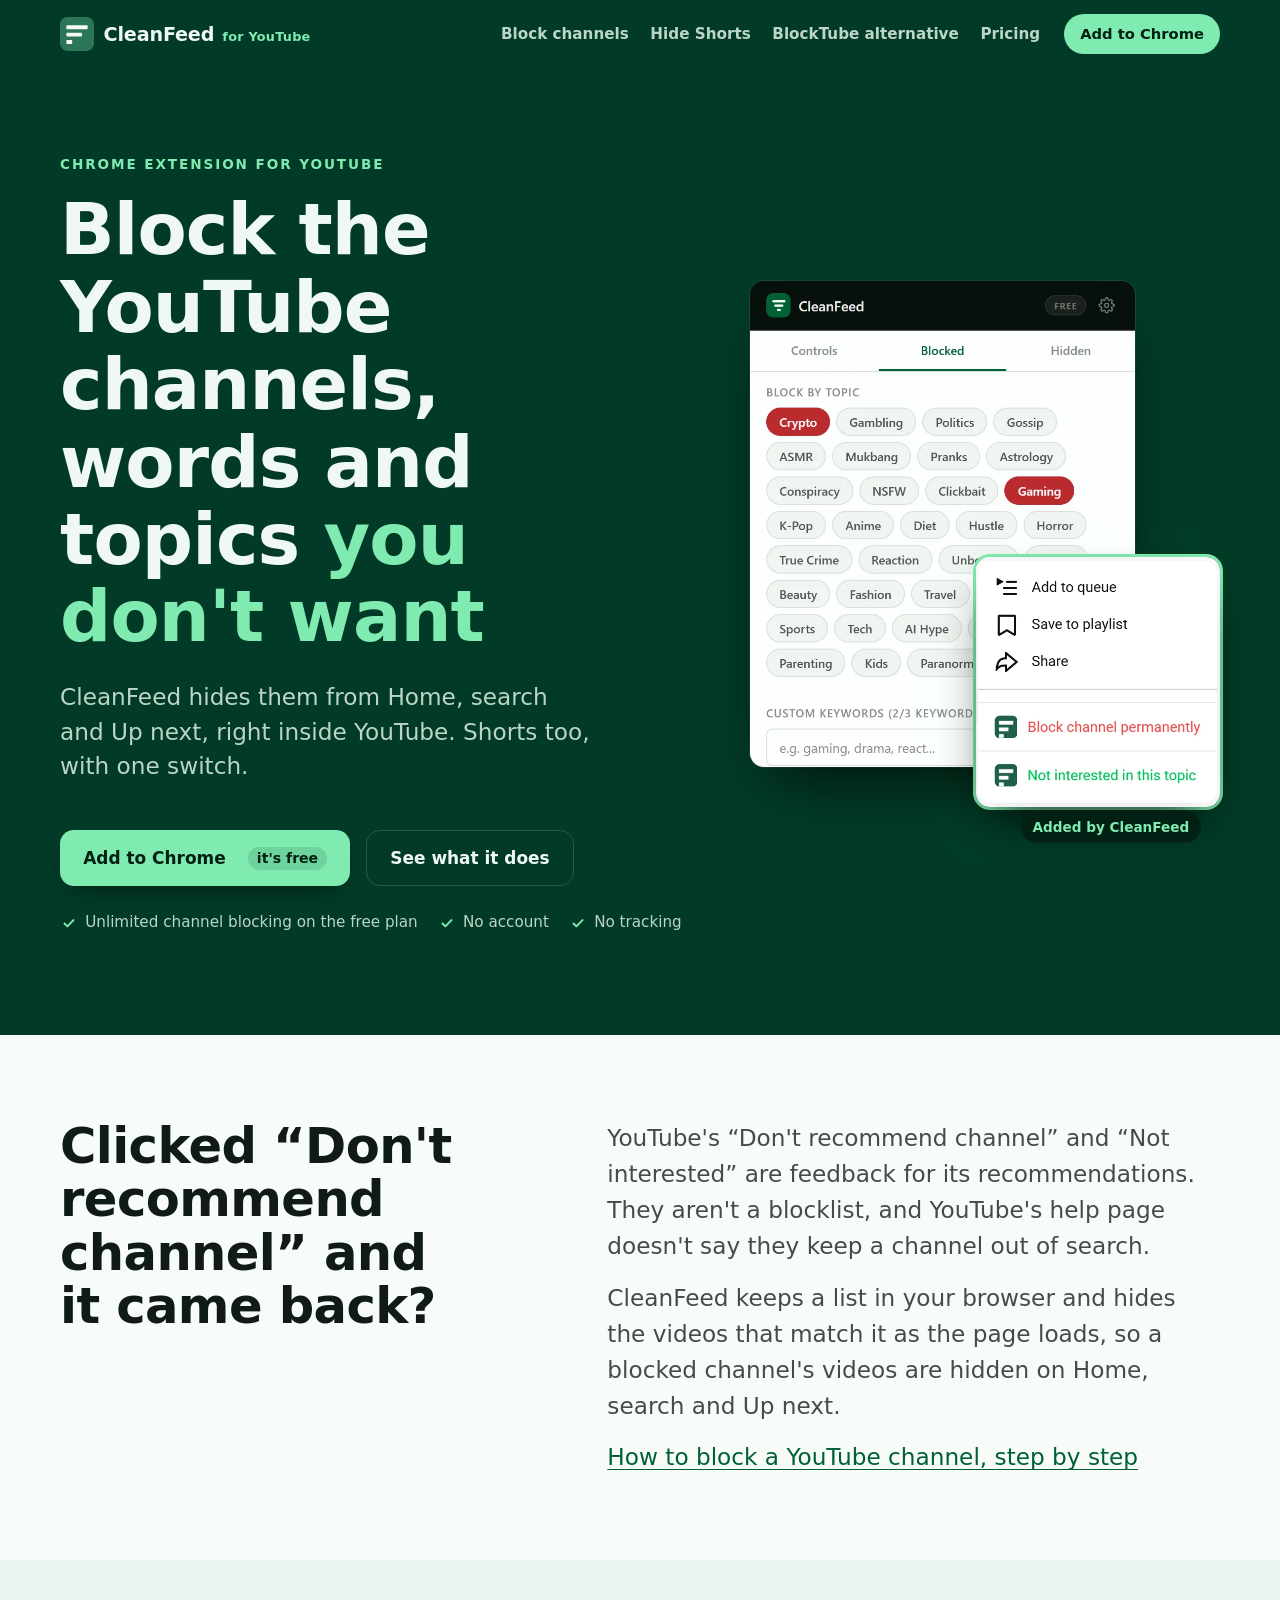
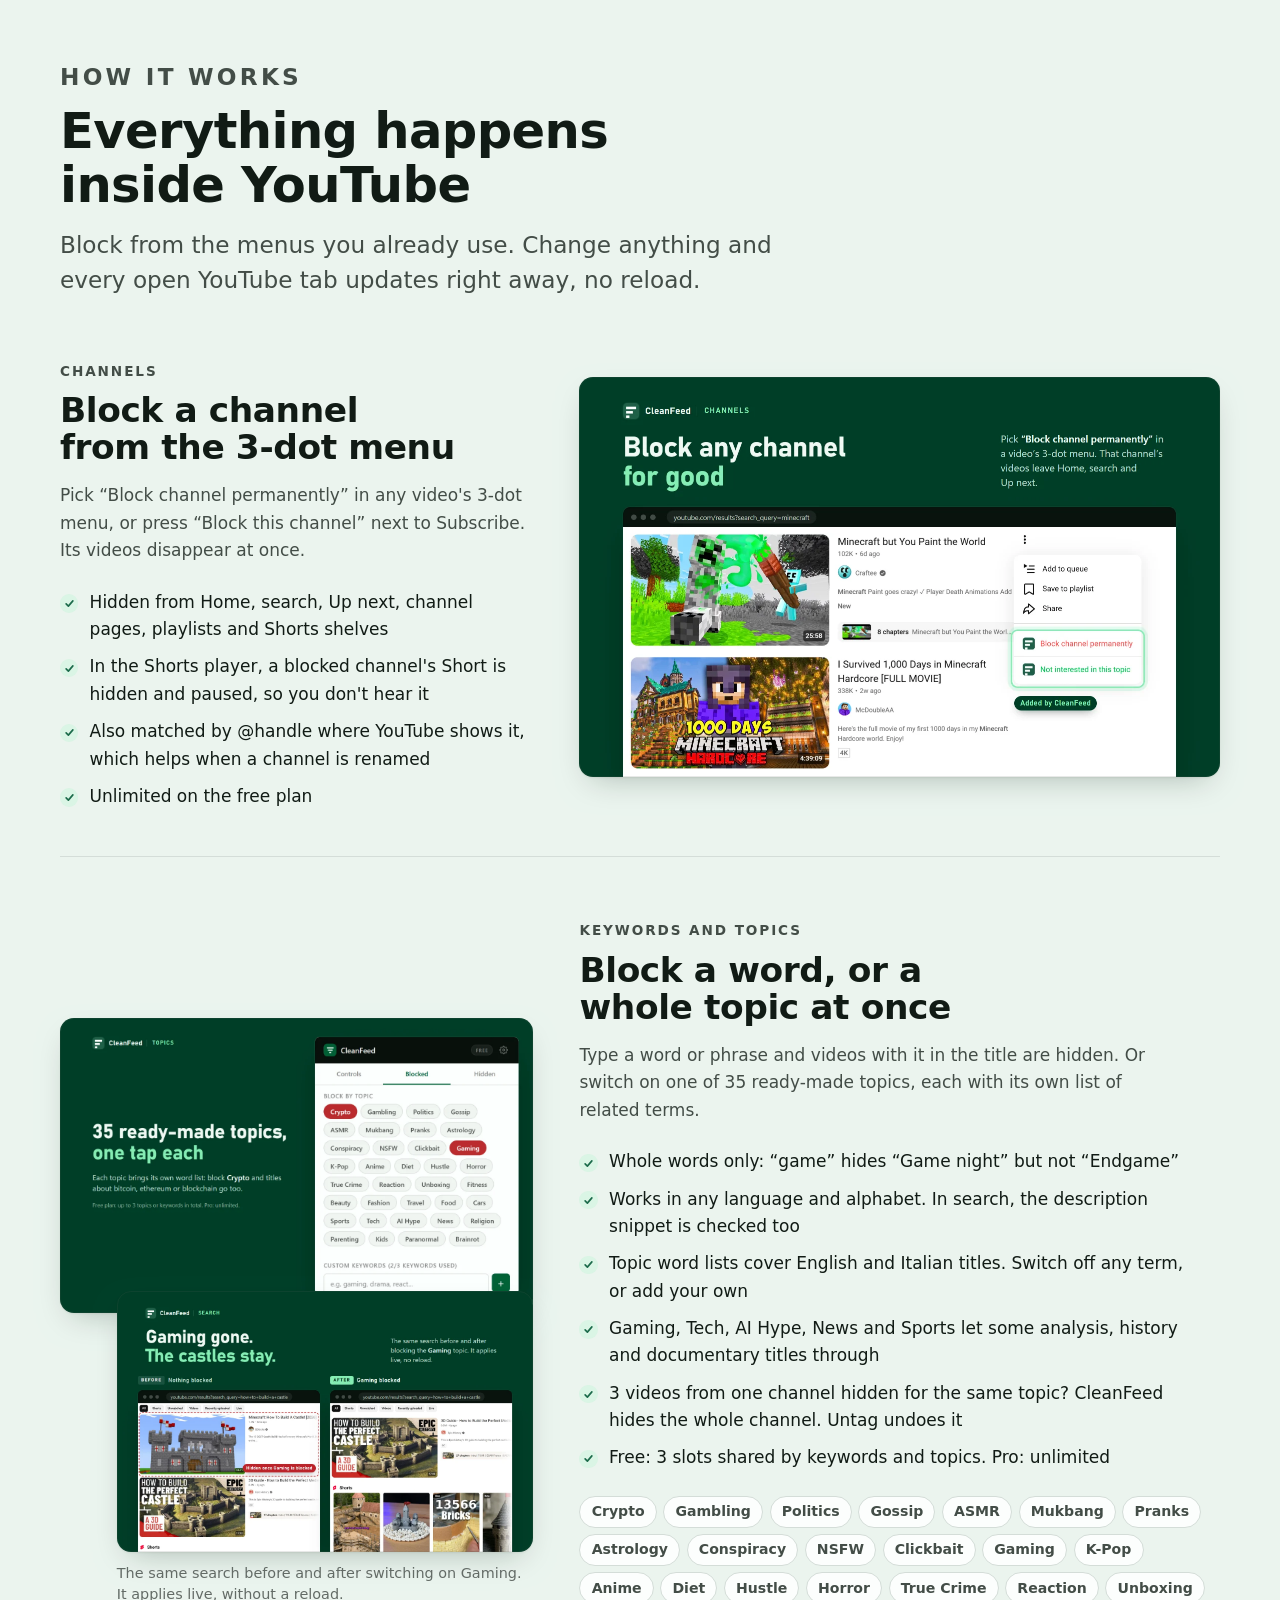
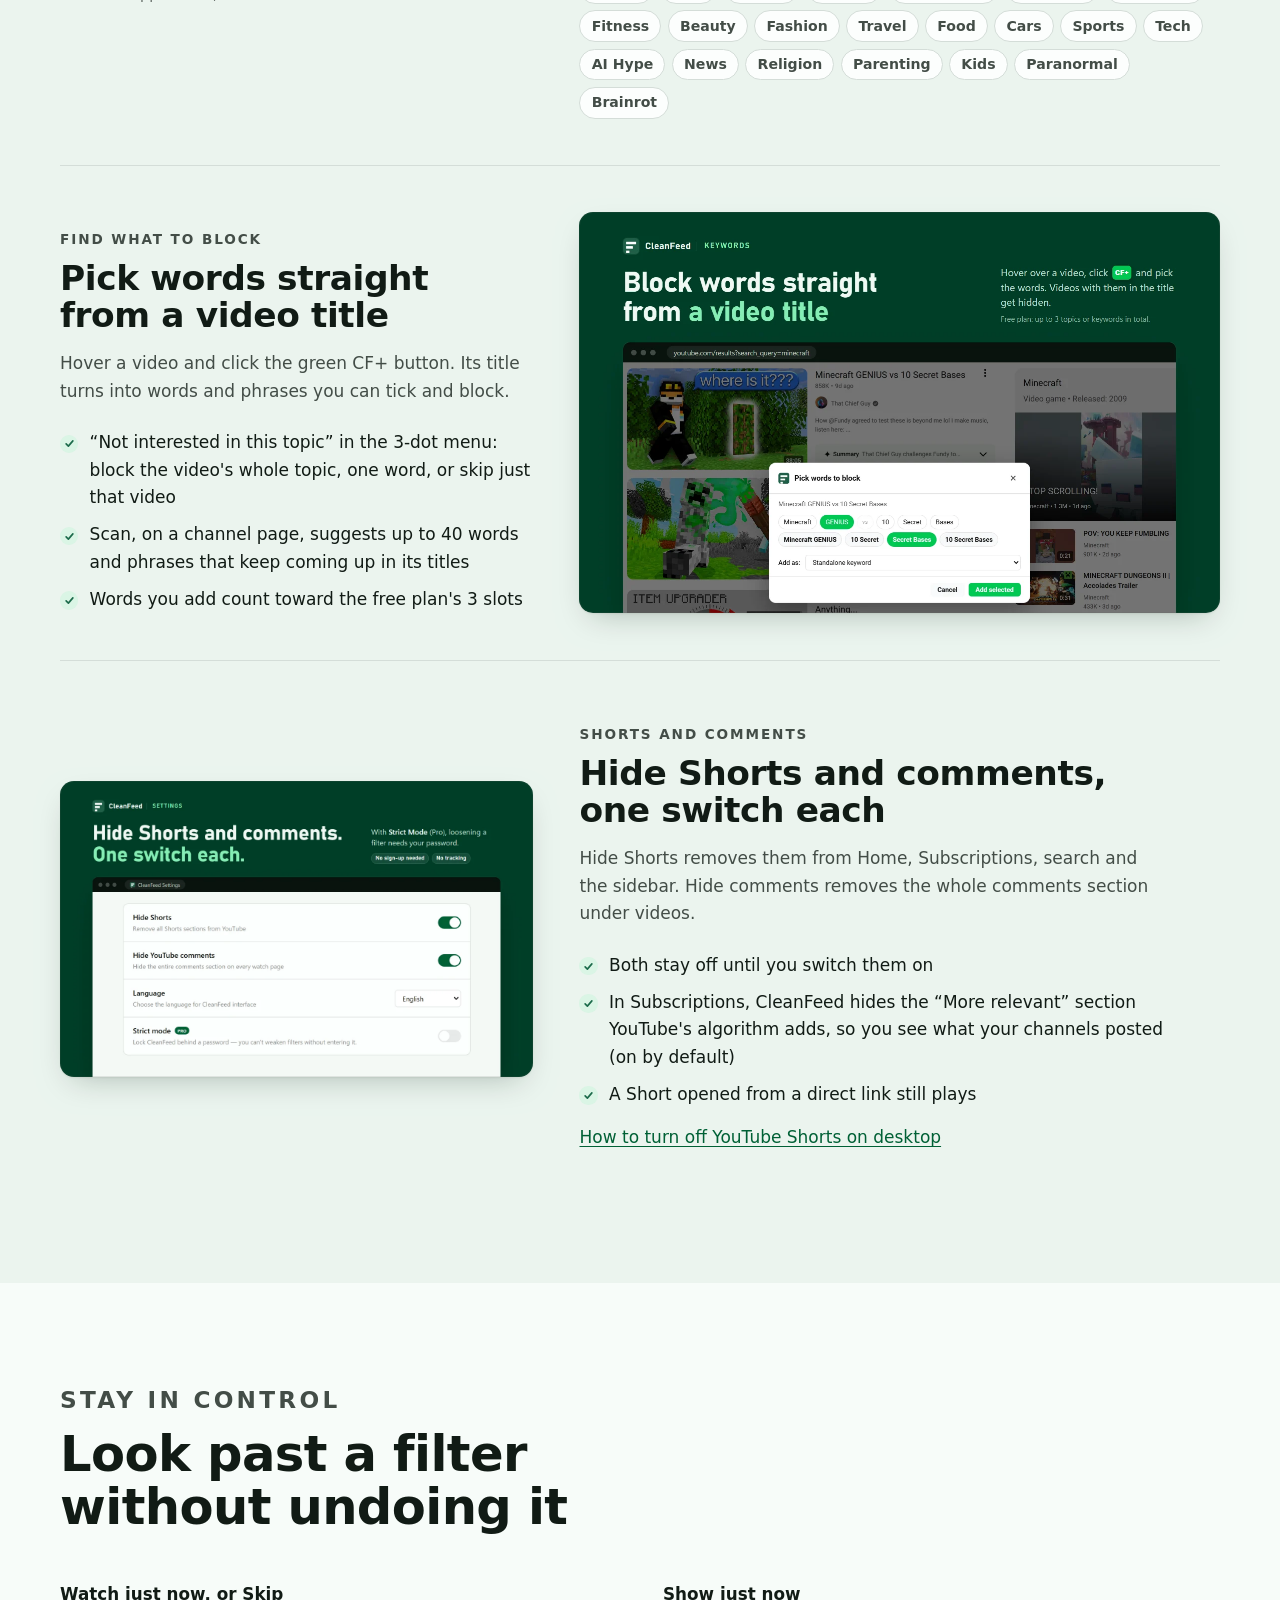
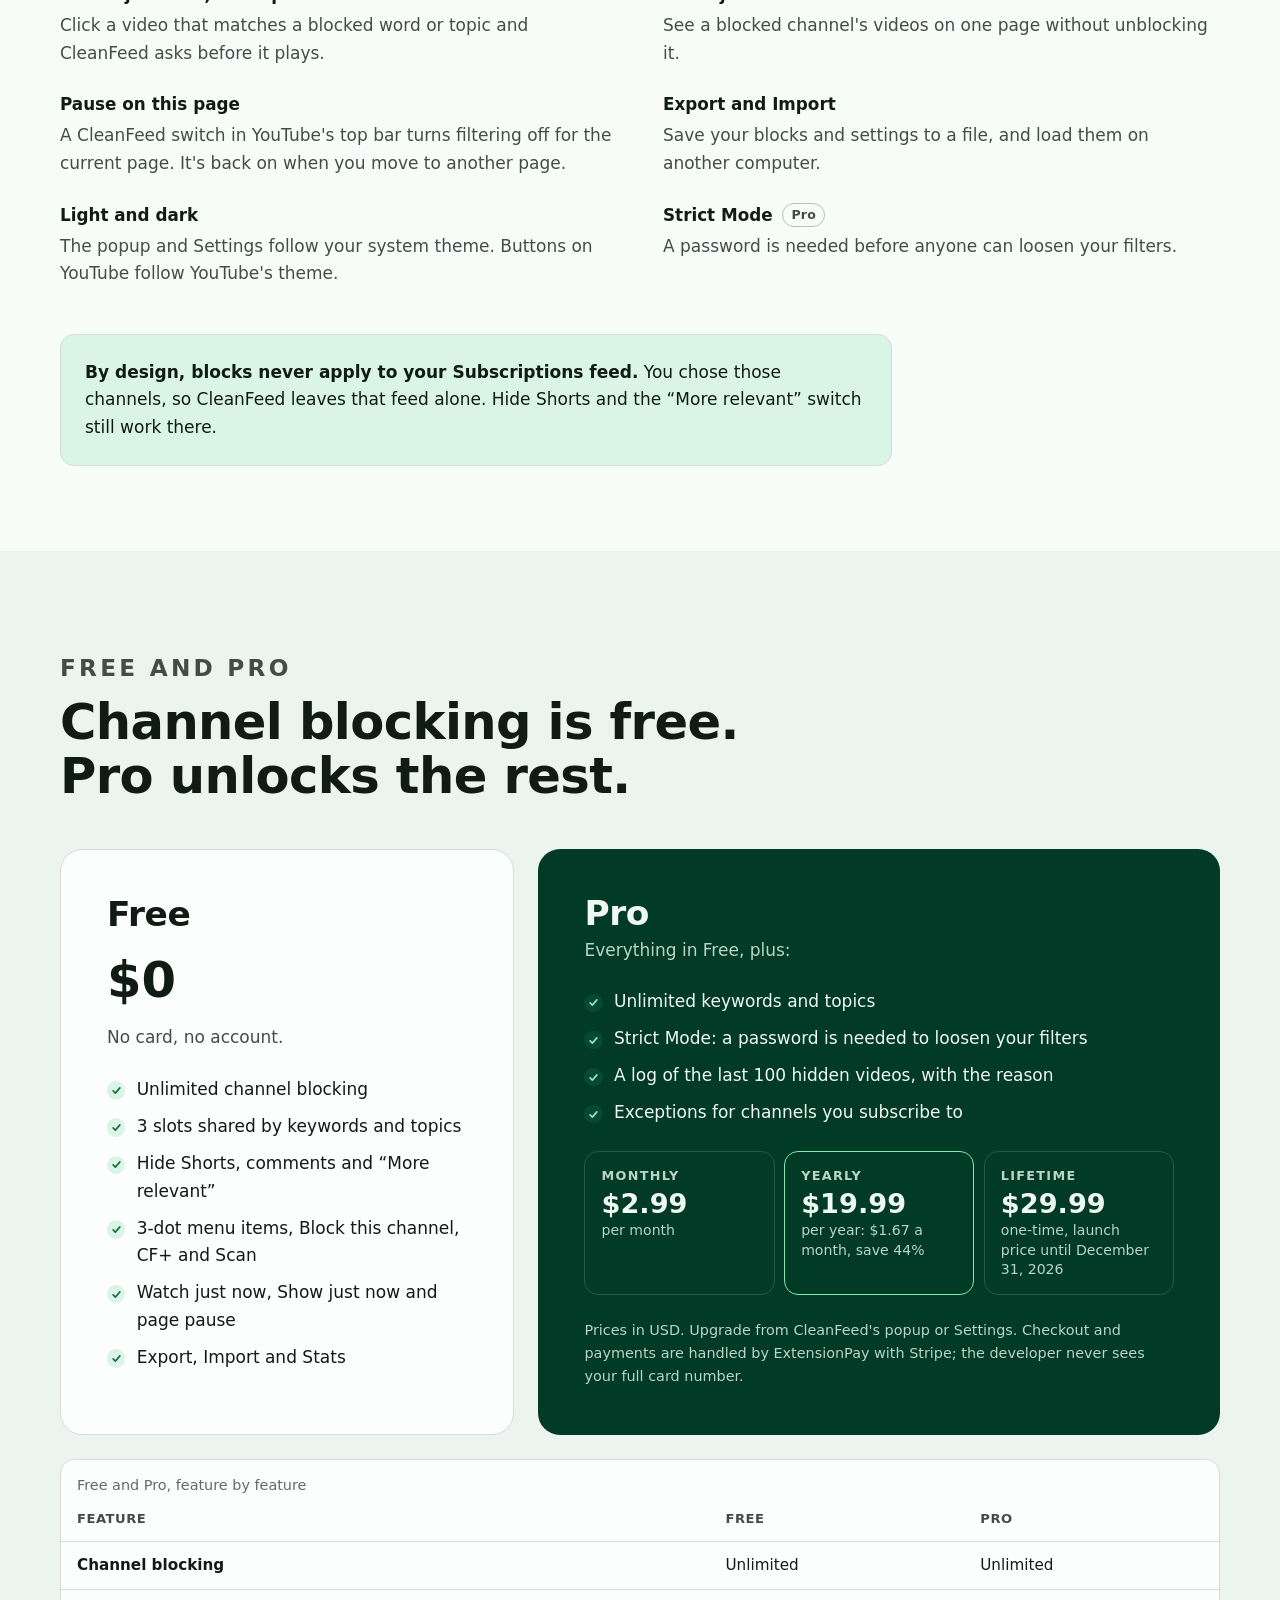
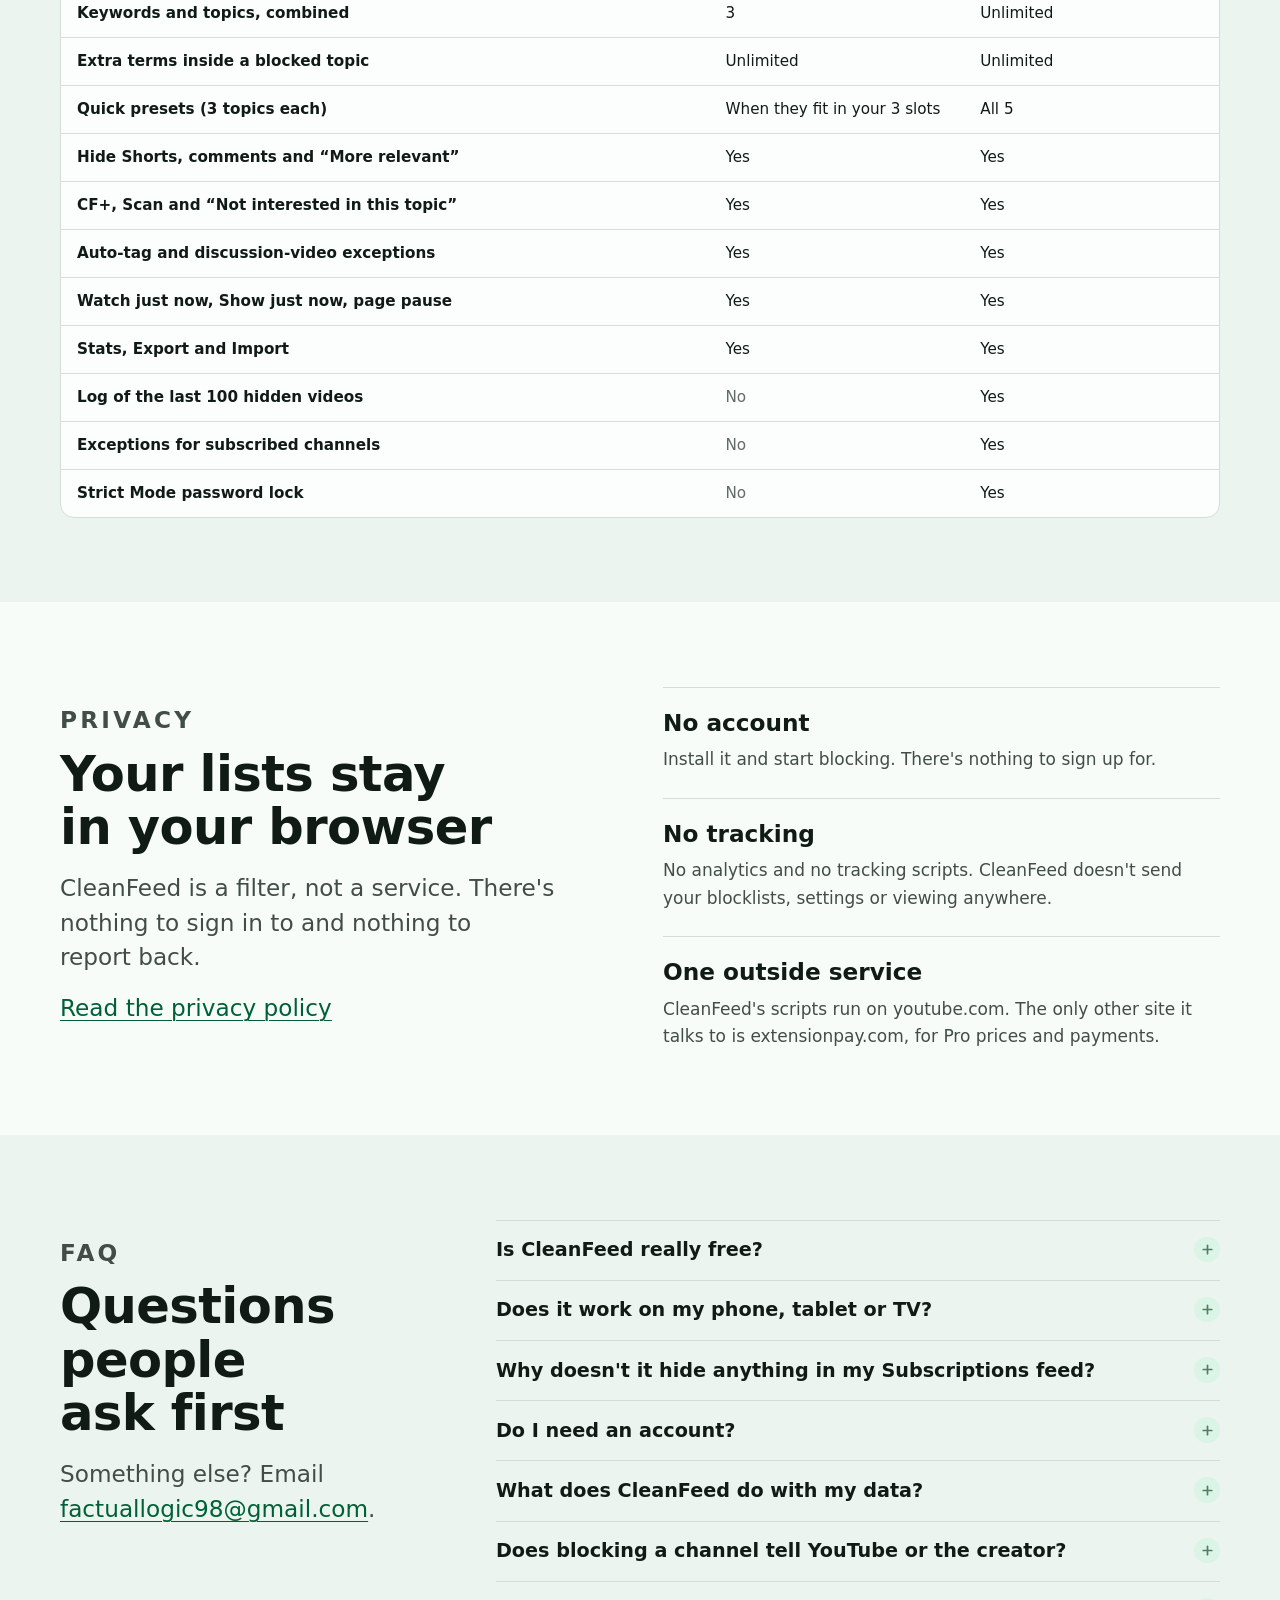
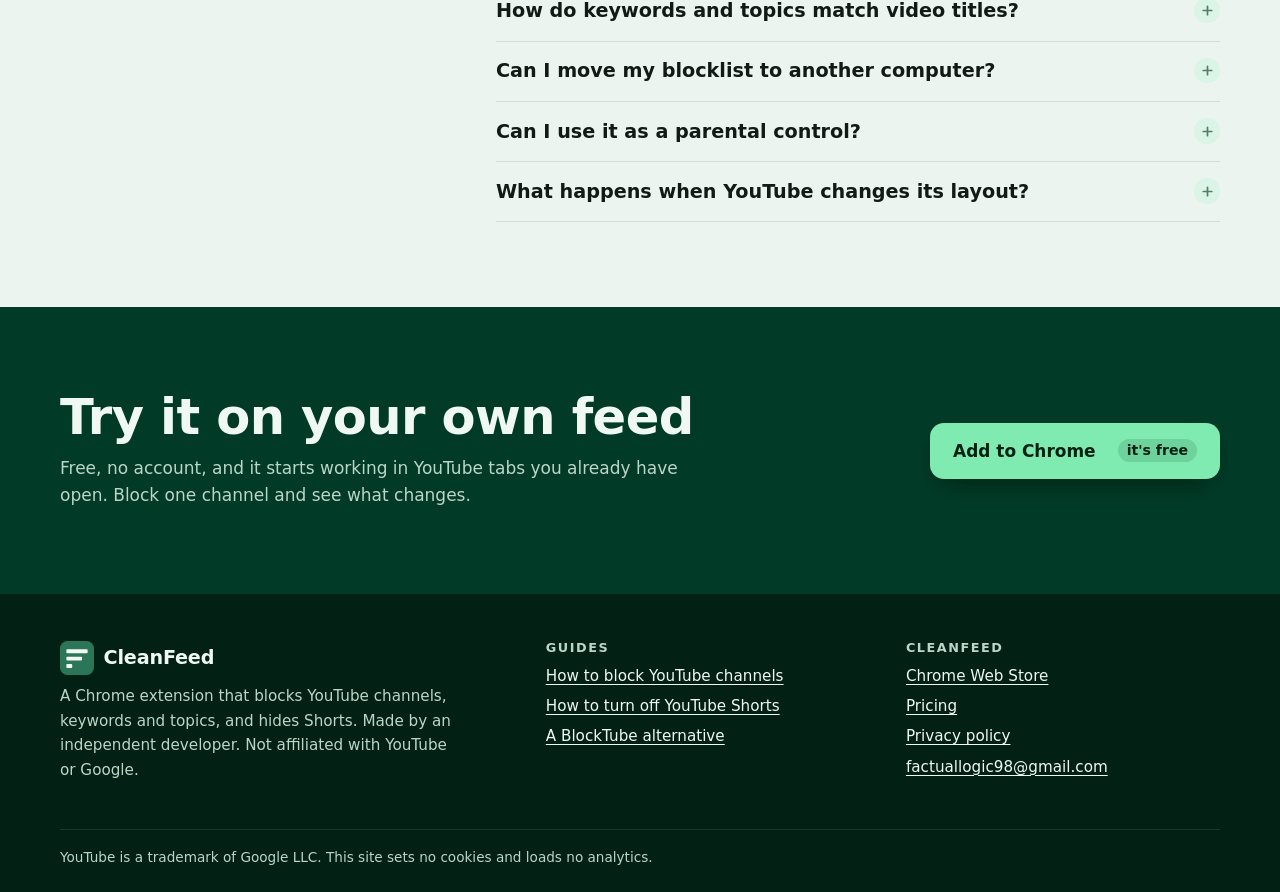
<file: docs/index.html>
<!DOCTYPE html>
<html lang="en">
<head>
  <meta charset="utf-8">
  <meta name="viewport" content="width=device-width, initial-scale=1">
  <title>CleanFeed for YouTube: Block Channels &amp; Keywords, Hide Shorts</title>
  <meta name="description" content="Free Chrome extension that hides YouTube channels you block, filters titles by keyword or 35 ready-made topics, and removes Shorts. No account, no tracking.">
  <link rel="canonical" href="https://flindustries.github.io/CleanFeed/">
  <meta name="color-scheme" content="light dark">
  <meta name="theme-color" content="#0f4732">
  <link rel="icon" href="assets/favicon.svg" type="image/svg+xml">
  <link rel="icon" href="assets/icon-128.png" type="image/png" sizes="128x128">
  <link rel="apple-touch-icon" href="assets/icon-128.png">
  <link rel="stylesheet" href="assets/site.css">
  <link rel="preload" as="image" href="assets/cleanfeed-popup-block-by-topic.webp" type="image/webp">

  <meta property="og:type" content="website">
  <meta property="og:site_name" content="CleanFeed">
  <meta property="og:title" content="CleanFeed for YouTube: Block Channels &amp; Keywords, Hide Shorts">
  <meta property="og:description" content="Block a YouTube channel from the 3-dot menu and its videos leave Home, search and Up next. Filter by keyword or 35 topics, hide Shorts. Free, no account.">
  <meta property="og:url" content="https://flindustries.github.io/CleanFeed/">
  <meta property="og:image" content="https://flindustries.github.io/CleanFeed/assets/og.png">
  <meta property="og:image:width" content="1400">
  <meta property="og:image:height" content="560">
  <meta property="og:image:alt" content="CleanFeed for YouTube: block the channels, words and topics you don't want. Shows the topic grid and the Block channel permanently menu item.">
  <meta name="twitter:card" content="summary_large_image">
  <meta name="twitter:title" content="CleanFeed for YouTube: Block Channels &amp; Keywords, Hide Shorts">
  <meta name="twitter:description" content="Block a YouTube channel from the 3-dot menu and its videos leave Home, search and Up next. Filter by keyword or 35 topics, hide Shorts. Free, no account.">
  <meta name="twitter:image" content="https://flindustries.github.io/CleanFeed/assets/og.png">

  <script type="application/ld+json">
  {
    "@context": "https://schema.org",
    "@type": "SoftwareApplication",
    "name": "CleanFeed for YouTube",
    "alternateName": "CleanFeed",
    "description": "Chrome extension that hides videos from YouTube channels you block, filters titles by keyword or 35 ready-made topics, and removes Shorts. No account, no tracking.",
    "applicationCategory": "BrowserApplication",
    "applicationSubCategory": "Browser extension",
    "operatingSystem": "Google Chrome (desktop)",
    "softwareVersion": "1.4.0",
    "url": "https://flindustries.github.io/CleanFeed/",
    "installUrl": "https://chromewebstore.google.com/detail/cleanfeed-for-youtube-blo/iikgdocegpniapcigmmgcnacfojmmnnd?utm_source=website&utm_campaign=site",
    "image": "https://flindustries.github.io/CleanFeed/assets/og.png",
    "screenshot": [
      "https://flindustries.github.io/CleanFeed/assets/cleanfeed-block-channel-permanently-menu.png",
      "https://flindustries.github.io/CleanFeed/assets/cleanfeed-35-ready-made-topics.png",
      "https://flindustries.github.io/CleanFeed/assets/cleanfeed-search-before-after-gaming-topic.png",
      "https://flindustries.github.io/CleanFeed/assets/cleanfeed-block-words-from-video-title.png",
      "https://flindustries.github.io/CleanFeed/assets/cleanfeed-hide-shorts-and-comments.png"
    ],
    "featureList": [
      "Block YouTube channels from the video 3-dot menu",
      "Hide videos by whole-word keywords in the title",
      "35 ready-made topics with related terms",
      "Hide YouTube Shorts",
      "Hide YouTube comments",
      "Strict Mode password lock (Pro)"
    ],
    "offers": [
      { "@type": "Offer", "name": "Free", "price": "0", "priceCurrency": "USD" },
      { "@type": "Offer", "name": "Pro monthly", "price": "2.99", "priceCurrency": "USD" },
      { "@type": "Offer", "name": "Pro yearly", "price": "19.99", "priceCurrency": "USD" },
      { "@type": "Offer", "name": "Pro Lifetime (launch price)", "price": "29.99", "priceCurrency": "USD", "priceValidUntil": "2026-12-31" }
    ]
  }
  </script>
  <script type="application/ld+json">
  {
    "@context": "https://schema.org",
    "@type": "FAQPage",
    "mainEntity": [
      { "@type": "Question", "name": "Is CleanFeed really free?", "acceptedAnswer": { "@type": "Answer", "text": "Yes. The free plan has unlimited channel blocking, 3 slots shared by keywords and topics, Hide Shorts, Hide comments and every tool except Strict Mode and the Pro extras listed below. Pro is optional: it adds unlimited keywords and topics, Strict Mode, a log of the last 100 hidden videos and exceptions for channels you subscribe to." } },
      { "@type": "Question", "name": "Does CleanFeed work on my phone, tablet or TV?", "acceptedAnswer": { "@type": "Answer", "text": "No. CleanFeed is a Chrome extension, so it works on youtube.com in Chrome on a computer. It can't change the YouTube app on phones, tablets, TVs or game consoles." } },
      { "@type": "Question", "name": "Why doesn't CleanFeed hide anything in my Subscriptions feed?", "acceptedAnswer": { "@type": "Answer", "text": "That's on purpose. You picked those channels, so channel, keyword and topic blocks never apply to the Subscriptions feed. Two things do work there: Hide Shorts, and hiding the \"More relevant\" section that YouTube's algorithm adds to the feed." } },
      { "@type": "Question", "name": "Do I need an account to use CleanFeed?", "acceptedAnswer": { "@type": "Answer", "text": "No. There's no CleanFeed account and no sign-up. If you buy Pro, payment runs through ExtensionPay's checkout with Stripe, which asks for an email address for the purchase." } },
      { "@type": "Question", "name": "What does CleanFeed do with my data?", "acceptedAnswer": { "@type": "Answer", "text": "Your blocklists and settings stay in your browser. CleanFeed has no analytics and no tracking, and it doesn't send your lists anywhere. The only outside service it talks to is ExtensionPay, for plan prices and payments." } },
      { "@type": "Question", "name": "Does blocking a channel tell YouTube or the creator?", "acceptedAnswer": { "@type": "Answer", "text": "No. CleanFeed hides videos on your screen. It sends nothing to YouTube and the channel isn't notified. That also means it doesn't train YouTube's recommendations: YouTube may keep suggesting the channel, and CleanFeed keeps hiding it. A video you open from a direct link still plays." } },
      { "@type": "Question", "name": "How do keywords and topics match video titles?", "acceptedAnswer": { "@type": "Answer", "text": "Keywords match whole words in a video's title, in any language and alphabet: blocking \"game\" hides \"Game night\" but not \"Endgame\". In search results CleanFeed also checks the description snippet. A topic is a ready-made word list: turn on Crypto and titles with words like bitcoin or blockchain go too. Topic lists cover English and Italian words, and you can switch off any term or add your own." } },
      { "@type": "Question", "name": "Can I move my blocklist to another computer?", "acceptedAnswer": { "@type": "Answer", "text": "Yes, with Export and Import in CleanFeed's Settings. Export saves your blocks and settings to a JSON file, and Import loads that file on the other computer." } },
      { "@type": "Question", "name": "Can I use CleanFeed as a parental control?", "acceptedAnswer": { "@type": "Answer", "text": "Only loosely. Strict Mode (Pro) asks for a password before anyone can unblock channels, remove keywords or turn off Hide Shorts. It can't stop someone with access to Chrome's extension settings from turning CleanFeed off or removing it, so it isn't a full parental-control tool." } },
      { "@type": "Question", "name": "What happens when YouTube changes its layout?", "acceptedAnswer": { "@type": "Answer", "text": "Something may slip through for a while. CleanFeed works on YouTube's pages, and YouTube changes them often, which can break any extension like it until an update ships. If you spot a problem, use Report a Bug in CleanFeed's Settings or email factuallogic98@gmail.com." } }
    ]
  }
  </script>
</head>
<body>
  <a class="skip-link" href="#main">Skip to content</a>

  <header class="site-header">
    <div class="wrap">
      <a class="brand" href="./" aria-label="CleanFeed home">
        <svg viewBox="0 0 64 64" aria-hidden="true"><rect width="64" height="64" rx="14" fill="#2b7656"/><rect x="12" y="15.5" width="40" height="7.5" rx="1.5" fill="#f3faf6"/><rect x="12" y="29.5" width="29.5" height="7" rx="1.5" fill="#f3faf6"/><rect x="12" y="43.5" width="11" height="7.5" rx="1.5" fill="#f3faf6"/></svg>
        <span>CleanFeed <small>for YouTube</small></span>
      </a>
      <nav class="site-nav" aria-label="Main">
        <ul>
          <li><a href="how-to-block-youtube-channels.html">Block channels</a></li>
          <li><a href="hide-youtube-shorts.html">Hide Shorts</a></li>
          <li><a href="blocktube-alternative.html"><span class="nav-long">BlockTube alternative</span><span class="nav-short">vs BlockTube</span></a></li>
          <li><a href="#pricing">Pricing</a></li>
        </ul>
      </nav>
      <a class="header-cta" href="https://chromewebstore.google.com/detail/cleanfeed-for-youtube-blo/iikgdocegpniapcigmmgcnacfojmmnnd?utm_source=website&amp;utm_campaign=site">Add to Chrome</a>
    </div>
  </header>

  <main id="main">
    <section class="hero on-forest" aria-labelledby="hero-title">
      <div class="wrap">
        <div class="hero-copy">
          <p class="eyebrow">Chrome extension for YouTube</p>
          <h1 id="hero-title">Block the YouTube channels, words and topics <span class="mint">you don't want</span></h1>
          <p class="hero-lede">CleanFeed hides them from Home, search and Up next, right inside YouTube. Shorts too, with one switch.</p>
          <div class="hero-actions">
            <a class="btn btn-primary" href="https://chromewebstore.google.com/detail/cleanfeed-for-youtube-blo/iikgdocegpniapcigmmgcnacfojmmnnd?utm_source=website&amp;utm_campaign=site">Add to Chrome<span class="visually-hidden">,</span> <span class="btn-note">it's free</span></a>
            <a class="btn btn-ghost" href="#features">See what it does</a>
          </div>
          <ul class="hero-facts">
            <li><svg viewBox="0 0 20 20" aria-hidden="true"><path d="M5 10.5l3.2 3.2L15 6.8" fill="none" stroke="currentColor" stroke-width="2.2" stroke-linecap="round" stroke-linejoin="round"/></svg>Unlimited channel blocking on the free plan</li>
            <li><svg viewBox="0 0 20 20" aria-hidden="true"><path d="M5 10.5l3.2 3.2L15 6.8" fill="none" stroke="currentColor" stroke-width="2.2" stroke-linecap="round" stroke-linejoin="round"/></svg>No account</li>
            <li><svg viewBox="0 0 20 20" aria-hidden="true"><path d="M5 10.5l3.2 3.2L15 6.8" fill="none" stroke="currentColor" stroke-width="2.2" stroke-linecap="round" stroke-linejoin="round"/></svg>No tracking</li>
          </ul>
        </div>
        <div class="hero-visual">
          <img class="hero-popup" src="assets/cleanfeed-popup-block-by-topic.webp" width="760" height="960" fetchpriority="high"
               alt="The CleanFeed popup on its Blocked tab: a grid of 35 topics from Crypto to Brainrot, with Crypto and Gaming switched on, and a field for custom keywords.">
          <img class="hero-menu" src="assets/cleanfeed-3-dot-menu-items.webp" width="474" height="486" loading="lazy"
               alt="A YouTube video's 3-dot menu with two items added by CleanFeed: Block channel permanently, and Not interested in this topic.">
          <span class="hero-tag" aria-hidden="true">Added by CleanFeed</span>
        </div>
      </div>
    </section>

    <section class="section" aria-labelledby="pain-title">
      <div class="wrap pain">
        <h2 id="pain-title">Clicked “Don't recommend channel” and it came back?</h2>
        <div class="pain-body">
          <p>YouTube's “Don't recommend channel” and “Not interested” are feedback for its recommendations. They aren't a blocklist, and YouTube's help page doesn't say they keep a channel out of search.</p>
          <p>CleanFeed keeps a list in your browser and hides the videos that match it as the page loads, so a blocked channel's videos are hidden on Home, search and Up next.</p>
          <p><a href="how-to-block-youtube-channels.html">How to block a YouTube channel, step by step</a></p>
        </div>
      </div>
    </section>

    <section class="section band-2" id="features" aria-labelledby="features-title">
      <div class="wrap">
        <div class="section-head">
          <p class="eyebrow">How it works</p>
          <h2 id="features-title">Everything happens inside YouTube</h2>
          <p>Block from the menus you already use. Change anything and every open YouTube tab updates right away, no reload.</p>
        </div>

        <article class="feature">
          <div class="feature-text">
            <p class="eyebrow">Channels</p>
            <h3>Block a channel from the 3-dot menu</h3>
            <p>Pick “Block channel permanently” in any video's 3-dot menu, or press “Block this channel” next to Subscribe. Its videos disappear at once.</p>
            <ul class="ticks">
              <li>Hidden from Home, search, Up next, channel pages, playlists and Shorts shelves</li>
              <li>In the Shorts player, a blocked channel's Short is hidden and paused, so you don't hear it</li>
              <li>Also matched by @handle where YouTube shows it, which helps when a channel is renamed</li>
              <li>Unlimited on the free plan</li>
            </ul>
          </div>
          <figure class="shot">
            <a href="assets/cleanfeed-block-channel-permanently-menu.png" title="Open the full-size screenshot"><picture>
              <source srcset="assets/cleanfeed-block-channel-permanently-menu.webp" type="image/webp">
              <img src="assets/cleanfeed-block-channel-permanently-menu.png" width="1280" height="800" loading="lazy"
                   alt="YouTube search results for Minecraft with a video's 3-dot menu open. Under YouTube's own items, CleanFeed adds Block channel permanently and Not interested in this topic.">
            </picture></a>
          </figure>
        </article>

        <article class="feature flip">
          <div class="feature-text">
            <p class="eyebrow">Keywords and topics</p>
            <h3>Block a word, or a whole topic at once</h3>
            <p>Type a word or phrase and videos with it in the title are hidden. Or switch on one of 35 ready-made topics, each with its own list of related terms.</p>
            <ul class="ticks">
              <li>Whole words only: “game” hides “Game night” but not “Endgame”</li>
              <li>Works in any language and alphabet. In search, the description snippet is checked too</li>
              <li>Topic word lists cover English and Italian titles. Switch off any term, or add your own</li>
              <li>Gaming, Tech, AI Hype, News and Sports let some analysis, history and documentary titles through</li>
              <li>3 videos from one channel hidden for the same topic? CleanFeed hides the whole channel. Untag undoes it</li>
              <li>Free: 3 slots shared by keywords and topics. Pro: unlimited</li>
            </ul>
            <div class="topics">
              <h4 class="visually-hidden">The 35 ready-made topics</h4>
              <ul class="chips" aria-label="The 35 ready-made topics">
                <li>Crypto</li><li>Gambling</li><li>Politics</li><li>Gossip</li><li>ASMR</li><li>Mukbang</li><li>Pranks</li>
                <li>Astrology</li><li>Conspiracy</li><li>NSFW</li><li>Clickbait</li><li>Gaming</li><li>K-Pop</li><li>Anime</li>
                <li>Diet</li><li>Hustle</li><li>Horror</li><li>True Crime</li><li>Reaction</li><li>Unboxing</li><li>Fitness</li>
                <li>Beauty</li><li>Fashion</li><li>Travel</li><li>Food</li><li>Cars</li><li>Sports</li><li>Tech</li>
                <li>AI Hype</li><li>News</li><li>Religion</li><li>Parenting</li><li>Kids</li><li>Paranormal</li><li>Brainrot</li>
              </ul>
            </div>
          </div>
          <div class="shot-pair">
            <figure class="shot">
              <a href="assets/cleanfeed-35-ready-made-topics.png" title="Open the full-size screenshot"><picture>
                <source srcset="assets/cleanfeed-35-ready-made-topics.webp" type="image/webp">
                <img src="assets/cleanfeed-35-ready-made-topics.png" width="1280" height="800" loading="lazy"
                     alt="The CleanFeed popup's Block by Topic grid with 35 topics. Crypto and Gaming are switched on, and 2 of the 3 free keyword slots are used.">
              </picture></a>
            </figure>
            <figure class="shot">
              <a href="assets/cleanfeed-search-before-after-gaming-topic.png" title="Open the full-size screenshot"><picture>
                <source srcset="assets/cleanfeed-search-before-after-gaming-topic.webp" type="image/webp">
                <img src="assets/cleanfeed-search-before-after-gaming-topic.png" width="1280" height="800" loading="lazy"
                     alt="The same YouTube search for how to build a castle, before and after blocking the Gaming topic. The Minecraft castle video is gone; the real castle videos stay.">
              </picture></a>
              <figcaption>The same search before and after switching on Gaming. It applies live, without a reload.</figcaption>
            </figure>
          </div>
        </article>

        <article class="feature">
          <div class="feature-text">
            <p class="eyebrow">Find what to block</p>
            <h3>Pick words straight from a video title</h3>
            <p>Hover a video and click the green CF+ button. Its title turns into words and phrases you can tick and block.</p>
            <ul class="ticks">
              <li>“Not interested in this topic” in the 3-dot menu: block the video's whole topic, one word, or skip just that video</li>
              <li>Scan, on a channel page, suggests up to 40 words and phrases that keep coming up in its titles</li>
              <li>Words you add count toward the free plan's 3 slots</li>
            </ul>
          </div>
          <figure class="shot">
            <a href="assets/cleanfeed-block-words-from-video-title.png" title="Open the full-size screenshot"><picture>
              <source srcset="assets/cleanfeed-block-words-from-video-title.webp" type="image/webp">
              <img src="assets/cleanfeed-block-words-from-video-title.png" width="1280" height="800" loading="lazy"
                   alt="CleanFeed's Pick words to block dialog over YouTube search results, built from the title Minecraft GENIUS vs 10 Secret Bases, with GENIUS and Secret Bases selected.">
            </picture></a>
          </figure>
        </article>

        <article class="feature flip">
          <div class="feature-text">
            <p class="eyebrow">Shorts and comments</p>
            <h3>Hide Shorts and comments, one switch each</h3>
            <p>Hide Shorts removes them from Home, Subscriptions, search and the sidebar. Hide comments removes the whole comments section under videos.</p>
            <ul class="ticks">
              <li>Both stay off until you switch them on</li>
              <li>In Subscriptions, CleanFeed hides the “More relevant” section YouTube's algorithm adds, so you see what your channels posted (on by default)</li>
              <li>A Short opened from a direct link still plays</li>
            </ul>
            <p><a href="hide-youtube-shorts.html">How to turn off YouTube Shorts on desktop</a></p>
          </div>
          <figure class="shot">
            <a href="assets/cleanfeed-hide-shorts-and-comments.png" title="Open the full-size screenshot"><picture>
              <source srcset="assets/cleanfeed-hide-shorts-and-comments.webp" type="image/webp">
              <img src="assets/cleanfeed-hide-shorts-and-comments.png" width="1280" height="800" loading="lazy"
                   alt="CleanFeed Settings with Hide Shorts and Hide YouTube comments switched on, a language menu, and Strict mode marked Pro.">
            </picture></a>
          </figure>
        </article>
      </div>
    </section>

    <section class="section" aria-labelledby="control-title">
      <div class="wrap">
        <div class="section-head">
          <p class="eyebrow">Stay in control</p>
          <h2 id="control-title">Look past a filter without undoing it</h2>
        </div>
        <dl class="controls">
          <div><dt>Watch just now, or Skip</dt><dd>Click a video that matches a blocked word or topic and CleanFeed asks before it plays.</dd></div>
          <div><dt>Show just now</dt><dd>See a blocked channel's videos on one page without unblocking it.</dd></div>
          <div><dt>Pause on this page</dt><dd>A CleanFeed switch in YouTube's top bar turns filtering off for the current page. It's back on when you move to another page.</dd></div>
          <div><dt>Export and Import</dt><dd>Save your blocks and settings to a file, and load them on another computer.</dd></div>
          <div><dt>Light and dark</dt><dd>The popup and Settings follow your system theme. Buttons on YouTube follow YouTube's theme.</dd></div>
          <div><dt>Strict Mode <span class="plan-tag">Pro</span></dt><dd>A password is needed before anyone can loosen your filters.</dd></div>
        </dl>
        <div class="callout">
          <p><strong>By design, blocks never apply to your Subscriptions feed.</strong> You chose those channels, so CleanFeed leaves that feed alone. Hide Shorts and the “More relevant” switch still work there.</p>
        </div>
      </div>
    </section>

    <section class="section band-2" id="pricing" aria-labelledby="pricing-title">
      <div class="wrap">
        <div class="section-head">
          <p class="eyebrow">Free and Pro</p>
          <h2 id="pricing-title">Channel blocking is free. Pro unlocks the rest.</h2>
        </div>
        <div class="plans">
          <div class="plan plan-free">
            <h3>Free</h3>
            <p class="plan-price">$0</p>
            <p class="plan-sub">No card, no account.</p>
            <ul class="ticks">
              <li>Unlimited channel blocking</li>
              <li>3 slots shared by keywords and topics</li>
              <li>Hide Shorts, comments and “More relevant”</li>
              <li>3-dot menu items, Block this channel, CF+ and Scan</li>
              <li>Watch just now, Show just now and page pause</li>
              <li>Export, Import and Stats</li>
            </ul>
          </div>
          <div class="plan plan-pro on-forest">
            <h3>Pro</h3>
            <p class="plan-sub">Everything in Free, plus:</p>
            <ul class="ticks">
              <li>Unlimited keywords and topics</li>
              <li>Strict Mode: a password is needed to loosen your filters</li>
              <li>A log of the last 100 hidden videos, with the reason</li>
              <li>Exceptions for channels you subscribe to</li>
            </ul>
            <ul class="prices" aria-label="Pro prices in US dollars">
              <li><span class="label">Monthly</span><span class="amount">$2.99</span><span class="detail">per month</span></li>
              <li class="highlight"><span class="label">Yearly</span><span class="amount">$19.99</span><span class="detail">per year: $1.67 a month, save 44%</span></li>
              <li><span class="label">Lifetime</span><span class="amount">$29.99</span><span class="detail">one-time, launch price until December 31, 2026</span></li>
            </ul>
            <p class="fine">Prices in USD. Upgrade from CleanFeed's popup or Settings. Checkout and payments are handled by ExtensionPay with Stripe; the developer never sees your full card number.</p>
          </div>
        </div>

        <div class="table-wrap" role="region" aria-labelledby="plan-table-caption" tabindex="0">
          <table class="plan-table">
            <caption id="plan-table-caption">Free and Pro, feature by feature</caption>
            <thead>
              <tr><th scope="col">Feature</th><th scope="col">Free</th><th scope="col">Pro</th></tr>
            </thead>
            <tbody>
              <tr><th scope="row">Channel blocking</th><td>Unlimited</td><td>Unlimited</td></tr>
              <tr><th scope="row">Keywords and topics, combined</th><td>3</td><td>Unlimited</td></tr>
              <tr><th scope="row">Extra terms inside a blocked topic</th><td>Unlimited</td><td>Unlimited</td></tr>
              <tr><th scope="row">Quick presets (3 topics each)</th><td>When they fit in your 3 slots</td><td>All 5</td></tr>
              <tr><th scope="row">Hide Shorts, comments and “More relevant”</th><td>Yes</td><td>Yes</td></tr>
              <tr><th scope="row">CF+, Scan and “Not interested in this topic”</th><td>Yes</td><td>Yes</td></tr>
              <tr><th scope="row">Auto-tag and discussion-video exceptions</th><td>Yes</td><td>Yes</td></tr>
              <tr><th scope="row">Watch just now, Show just now, page pause</th><td>Yes</td><td>Yes</td></tr>
              <tr><th scope="row">Stats, Export and Import</th><td>Yes</td><td>Yes</td></tr>
              <tr><th scope="row">Log of the last 100 hidden videos</th><td class="no">No</td><td>Yes</td></tr>
              <tr><th scope="row">Exceptions for subscribed channels</th><td class="no">No</td><td>Yes</td></tr>
              <tr><th scope="row">Strict Mode password lock</th><td class="no">No</td><td>Yes</td></tr>
            </tbody>
          </table>
        </div>
      </div>
    </section>

    <section class="section" id="privacy" aria-labelledby="privacy-title">
      <div class="wrap privacy">
        <div class="section-head">
          <p class="eyebrow">Privacy</p>
          <h2 id="privacy-title">Your lists stay in your browser</h2>
          <p>CleanFeed is a filter, not a service. There's nothing to sign in to and nothing to report back.</p>
          <p><a href="privacy-policy.html">Read the privacy policy</a></p>
        </div>
        <dl class="privacy-list">
          <div><dt>No account</dt><dd>Install it and start blocking. There's nothing to sign up for.</dd></div>
          <div><dt>No tracking</dt><dd>No analytics and no tracking scripts. CleanFeed doesn't send your blocklists, settings or viewing anywhere.</dd></div>
          <div><dt>One outside service</dt><dd>CleanFeed's scripts run on youtube.com. The only other site it talks to is extensionpay.com, for Pro prices and payments.</dd></div>
        </dl>
      </div>
    </section>

    <section class="section band-2" id="faq" aria-labelledby="faq-title">
      <div class="wrap faq">
        <div class="section-head">
          <p class="eyebrow">FAQ</p>
          <h2 id="faq-title">Questions people ask first</h2>
          <p>Something else? Email <a href="mailto:factuallogic98@gmail.com">factuallogic98@gmail.com</a>.</p>
        </div>
        <div class="faq-list">
          <details>
            <summary>Is CleanFeed really free?</summary>
            <div class="faq-answer"><p>Yes. The free plan has unlimited channel blocking, 3 slots shared by keywords and topics, Hide Shorts, Hide comments and every tool except Strict Mode and the Pro extras listed below. Pro is optional: it adds unlimited keywords and topics, Strict Mode, a log of the last 100 hidden videos and exceptions for channels you subscribe to.</p></div>
          </details>
          <details>
            <summary>Does it work on my phone, tablet or TV?</summary>
            <div class="faq-answer"><p>No. CleanFeed is a Chrome extension, so it works on youtube.com in Chrome on a computer. It can't change the YouTube app on phones, tablets, TVs or game consoles.</p></div>
          </details>
          <details>
            <summary>Why doesn't it hide anything in my Subscriptions feed?</summary>
            <div class="faq-answer"><p>That's on purpose. You picked those channels, so channel, keyword and topic blocks never apply to the Subscriptions feed. Two things do work there: Hide Shorts, and hiding the “More relevant” section that YouTube's algorithm adds to the feed.</p></div>
          </details>
          <details>
            <summary>Do I need an account?</summary>
            <div class="faq-answer"><p>No. There's no CleanFeed account and no sign-up. If you buy Pro, payment runs through ExtensionPay's checkout with Stripe, which asks for an email address for the purchase.</p></div>
          </details>
          <details>
            <summary>What does CleanFeed do with my data?</summary>
            <div class="faq-answer"><p>Your blocklists and settings stay in your browser. CleanFeed has no analytics and no tracking, and it doesn't send your lists anywhere. The only outside service it talks to is ExtensionPay, for plan prices and payments. The <a href="privacy-policy.html">privacy policy</a> has the details.</p></div>
          </details>
          <details>
            <summary>Does blocking a channel tell YouTube or the creator?</summary>
            <div class="faq-answer"><p>No. CleanFeed hides videos on your screen. It sends nothing to YouTube and the channel isn't notified.</p><p>That also means it doesn't train YouTube's recommendations: YouTube may keep suggesting the channel, and CleanFeed keeps hiding it. A video you open from a direct link still plays.</p></div>
          </details>
          <details>
            <summary>How do keywords and topics match video titles?</summary>
            <div class="faq-answer"><p>Keywords match whole words in a video's title, in any language and alphabet: blocking “game” hides “Game night” but not “Endgame”. In search results CleanFeed also checks the description snippet.</p><p>A topic is a ready-made word list: turn on Crypto and titles with words like bitcoin or blockchain go too. Topic lists cover English and Italian words, and you can switch off any term or add your own.</p></div>
          </details>
          <details>
            <summary>Can I move my blocklist to another computer?</summary>
            <div class="faq-answer"><p>Yes, with Export and Import in CleanFeed's Settings. Export saves your blocks and settings to a JSON file, and Import loads that file on the other computer.</p></div>
          </details>
          <details>
            <summary>Can I use it as a parental control?</summary>
            <div class="faq-answer"><p>Only loosely. Strict Mode (Pro) asks for a password before anyone can unblock channels, remove keywords or turn off Hide Shorts. It can't stop someone with access to Chrome's extension settings from turning CleanFeed off or removing it, so it isn't a full parental-control tool.</p></div>
          </details>
          <details>
            <summary>What happens when YouTube changes its layout?</summary>
            <div class="faq-answer"><p>Something may slip through for a while. CleanFeed works on YouTube's pages, and YouTube changes them often, which can break any extension like it until an update ships. If you spot a problem, use Report a Bug in CleanFeed's Settings or email <a href="mailto:factuallogic98@gmail.com">factuallogic98@gmail.com</a>.</p></div>
          </details>
        </div>
      </div>
    </section>

    <section class="section cta-band on-forest" aria-labelledby="cta-title">
      <div class="wrap">
        <div>
          <h2 id="cta-title">Try it on your own feed</h2>
          <p>Free, no account, and it starts working in YouTube tabs you already have open. Block one channel and see what changes.</p>
        </div>
        <a class="btn btn-primary" href="https://chromewebstore.google.com/detail/cleanfeed-for-youtube-blo/iikgdocegpniapcigmmgcnacfojmmnnd?utm_source=website&amp;utm_campaign=site">Add to Chrome<span class="visually-hidden">,</span> <span class="btn-note">it's free</span></a>
      </div>
    </section>
  </main>

  <footer class="site-footer">
    <div class="wrap">
      <div class="footer-grid">
        <div>
          <a class="brand" href="./">
            <svg viewBox="0 0 64 64" aria-hidden="true"><rect width="64" height="64" rx="14" fill="#2b7656"/><rect x="12" y="15.5" width="40" height="7.5" rx="1.5" fill="#f3faf6"/><rect x="12" y="29.5" width="29.5" height="7" rx="1.5" fill="#f3faf6"/><rect x="12" y="43.5" width="11" height="7.5" rx="1.5" fill="#f3faf6"/></svg>
            <span>CleanFeed</span>
          </a>
          <p>A Chrome extension that blocks YouTube channels, keywords and topics, and hides Shorts. Made by an independent developer. Not affiliated with YouTube or Google.</p>
        </div>
        <div>
          <h2>Guides</h2>
          <ul>
            <li><a href="how-to-block-youtube-channels.html">How to block YouTube channels</a></li>
            <li><a href="hide-youtube-shorts.html">How to turn off YouTube Shorts</a></li>
            <li><a href="blocktube-alternative.html">A BlockTube alternative</a></li>
          </ul>
        </div>
        <div>
          <h2>CleanFeed</h2>
          <ul>
            <li><a href="https://chromewebstore.google.com/detail/cleanfeed-for-youtube-blo/iikgdocegpniapcigmmgcnacfojmmnnd?utm_source=website&amp;utm_campaign=site">Chrome Web Store</a></li>
            <li><a href="./#pricing">Pricing</a></li>
            <li><a href="privacy-policy.html">Privacy policy</a></li>
            <li><a href="mailto:factuallogic98@gmail.com">factuallogic98@gmail.com</a></li>
          </ul>
        </div>
      </div>
      <p class="footer-note">YouTube is a trademark of Google LLC. This site sets no cookies and loads no analytics.</p>
    </div>
  </footer>
</body>
</html>
</file>
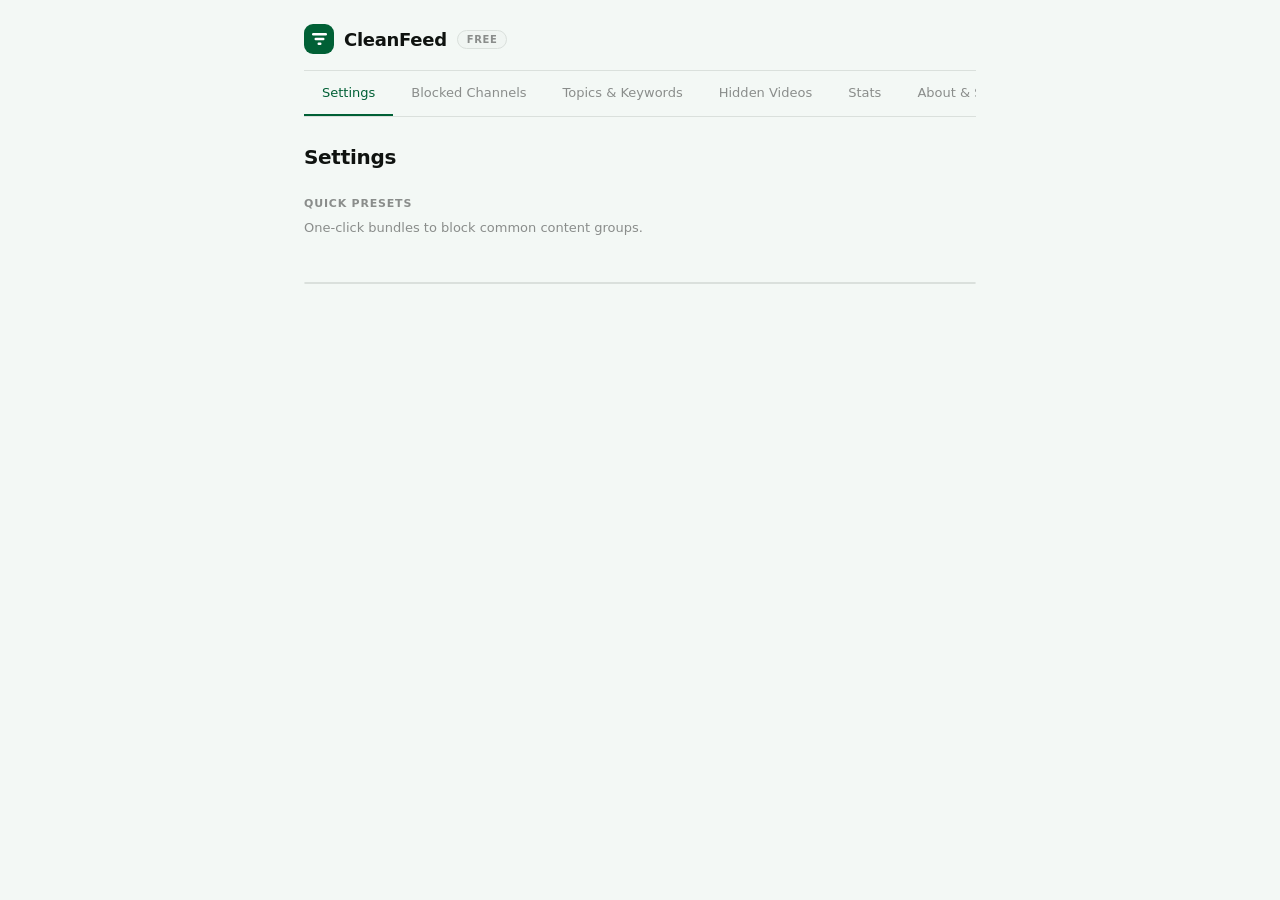
<file: options.html>
<!DOCTYPE html>
<html lang="en">
<head>
  <meta charset="UTF-8">
  <meta name="viewport" content="width=device-width, initial-scale=1.0">
  <title>CleanFeed Settings</title>
  <link rel="stylesheet" href="styles/options.css">
</head>
<body>
  <div class="container">
    <!-- Header -->
    <header class="header">
      <div class="header-left">
        <div class="cf-logo">
          <svg width="15" height="13" viewBox="0 0 15 13" fill="none" aria-hidden="true">
            <rect x="0" y="0" width="15" height="2.4" rx="1.2" fill="white"/>
            <rect x="2.5" y="4.8" width="10" height="2.4" rx="1.2" fill="white"/>
            <rect x="5.5" y="9.6" width="4" height="2.4" rx="1.2" fill="white"/>
          </svg>
        </div>
        <h1 class="header-title">CleanFeed</h1>
        <span class="header-badge" id="planBadge">FREE</span>
      </div>
      <div class="header-right">
        <span class="version" id="versionText"></span>
      </div>
    </header>

    <!-- Nav -->
    <nav class="nav">
      <button class="nav-item active" data-section="settings" data-i18n="controls">Settings</button>
      <button class="nav-item" data-section="channels" data-i18n="blocked">Blocked Channels</button>
      <button class="nav-item" data-section="topics" data-i18n="topicsAndKeywords">Topics &amp; Keywords</button>
      <button class="nav-item" data-section="hidden" data-i18n="hiddenVideos">Hidden Videos</button>
      <button class="nav-item" data-section="interests" data-i18n="interests" data-cf-feature="interestBoundaries">Interests</button>
      <button class="nav-item" data-section="stats" data-i18n="statsTab">Stats</button>
      <button class="nav-item" data-section="about" data-i18n="aboutAndSupport">About &amp; Support</button>
    </nav>

    <!-- Sections -->
    <main>
      <!-- Settings -->
      <section class="section active" id="section-settings">
        <h2 data-i18n="controls">Settings</h2>

        <div class="presets-section">
          <h3 data-i18n="presetsTitle">Quick presets</h3>
          <p class="section-desc" data-i18n="presetsDesc">One-click bundles to block common content groups.</p>
          <div id="presets-grid" class="presets-grid"></div>
          <div id="presets-notice" class="upgrade-notice presets-notice" role="status" hidden></div>
        </div>

        <div id="settings-list"></div>
      </section>

      <!-- Blocked Channels -->
      <section class="section" id="section-channels">
        <h2 data-i18n="blocked">Blocked Channels</h2>
        <div class="section-desc" id="channelCount"></div>
        <div id="channel-list"></div>
        <button class="btn btn-danger" id="clearChannelsBtn" style="display:none" data-i18n="clearAll">Clear All</button>
      </section>

      <!-- Topics & Keywords -->
      <section class="section" id="section-topics">
        <h2 data-i18n="topicsAndKeywords">Topics &amp; Keywords</h2>

        <h3 data-i18n="categoryBlocking">Block by Topic</h3>
        <p class="section-desc">Toggle a topic to block all related content. Click the arrow to see which terms are included.</p>
        <div id="category-list"></div>

        <h3 data-i18n="customKeywords" style="margin-top:24px">Custom Keywords</h3>
        <div class="input-row" id="keyword-input-row">
          <input type="text" class="input" id="keywordInput" data-i18n-placeholder="addKeywordPlaceholder" placeholder="e.g. gaming, drama, react...">
          <button class="btn btn-primary" id="addKeywordBtn">+</button>
        </div>
        <div id="keyword-list"></div>
      </section>

      <!-- Hidden Videos -->
      <section class="section" id="section-hidden">
        <h2 data-i18n="hiddenVideos">Hidden Videos</h2>
        <div id="hidden-list"></div>
      </section>

      <!-- Interests -->
      <section class="section" id="section-interests" data-cf-feature="interestBoundaries">
        <h2 data-i18n="interests">Interests</h2>
        <div id="interest-list"></div>
      </section>

      <!-- Stats -->
      <section class="section" id="section-stats">
        <h2 data-i18n="statsTitle">Your CleanFeed stats</h2>
        <p class="section-desc" data-i18n="statsDesc">What CleanFeed has filtered for you so far</p>
        <div id="stats-cards" class="stats-cards"></div>
        <h3 data-i18n="statsCategoryBreakdown">Top blocked categories</h3>
        <div id="stats-categories" class="stats-categories"></div>
      </section>

      <!-- About & Support -->
      <section class="section" id="section-about">
        <h2 data-i18n="aboutAndSupport">About &amp; Support</h2>

        <div class="about-card">
          <h3>CleanFeed</h3>
          <p data-i18n="extensionDescription">Hide videos from channels you block, filter titles by keyword or 35 ready-made topics, and remove Shorts. No account, no tracking.</p>
          <p class="muted" id="aboutVersion"></p>
        </div>

        <div class="about-card">
          <h3 data-i18n="resetRecsTitle">Reset YouTube recommendations</h3>
          <p data-i18n="resetRecsDesc">Opens YouTube's history pages so you can clear the data that feeds the algorithm. This breaks the recommendation loop in seconds.</p>
          <button class="btn btn-secondary" id="resetRecsBtn" data-i18n="resetRecsBtn">Reset recommendations</button>
        </div>

        <div class="about-card">
          <h3 data-i18n="exportImportTitle">Export / Import settings</h3>
          <p data-i18n="exportImportDesc">Back up your CleanFeed configuration or restore it on another device.</p>
          <div style="display:flex; gap:8px; margin-top:12px; flex-wrap:wrap;">
            <button class="btn btn-secondary" id="exportBtn" data-i18n="exportBtnLabel">Export JSON</button>
            <input type="file" id="importInput" accept="application/json" style="display:none;">
            <button class="btn btn-secondary" id="importBtn" data-i18n="importBtnLabel">Import JSON</button>
          </div>
        </div>

        <div class="about-card">
          <h3 data-i18n="reportBug">Report a Bug</h3>
          <p data-i18n="reportBugDesc">Found something that doesn't work? Let us know so we can fix it.</p>
          <button class="btn btn-secondary" id="bugReportBtn" data-i18n="reportBug">Report a Bug</button>
        </div>

        <!-- Plan picker: every upgrade button leads here (options.html#upgrade). Filled by options.js renderUpgrade(). -->
        <div class="about-card plan-picker" id="upgrade" tabindex="-1" role="region" aria-labelledby="planPickerTitle">
          <h3 id="planPickerTitle" data-i18n="planPickerTitle">Choose your plan</h3>
          <div class="plan-cards" id="planCards"></div>
          <div class="plan-footer" id="planFooter">
            <p data-i18n="upgradeProDesc">Unlimited keywords and topics, Strict Mode password lock, hidden-videos log, and a whitelist for your subscribed channels.</p>
            <p class="plan-currency-note" id="planCurrencyNote" hidden></p>
            <p class="plan-stay-free" data-i18n="planStayFree">Channel blocking and hiding Shorts &amp; comments stay free.</p>
          </div>
        </div>
      </section>
    </main>
  </div>

  <script src="features.js"></script>
  <script src="content-dom.js"></script>
  <script src="strict-client.js"></script>
  <script src="options.js"></script>
</body>
</html>
</file>
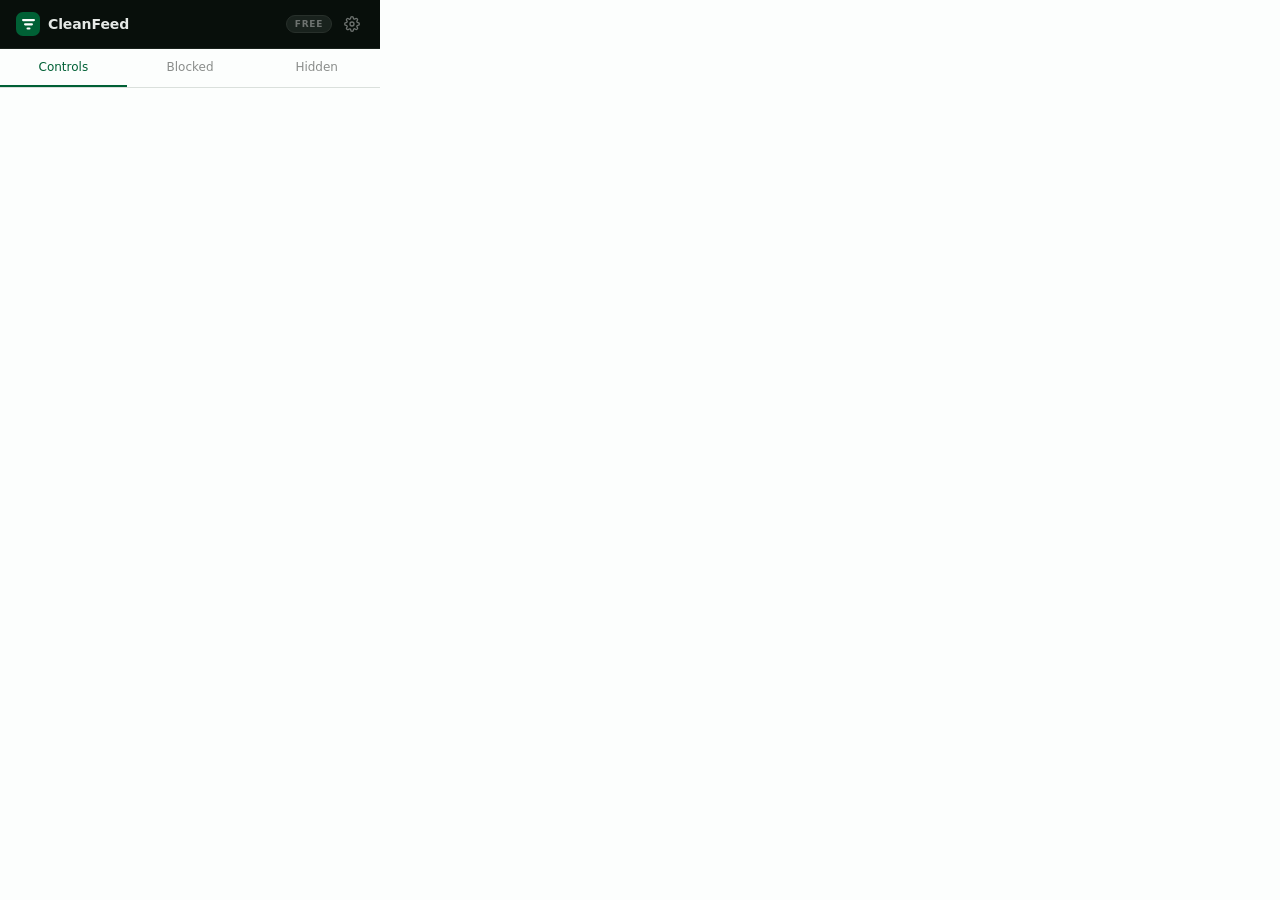
<file: popup.html>
<!DOCTYPE html>
<html lang="en">
<head>
  <meta charset="UTF-8">
  <meta name="viewport" content="width=device-width, initial-scale=1.0">
  <link rel="stylesheet" href="styles/popup.css">
</head>
<body>
  <div class="header">
    <div class="header-left">
      <div class="cf-logo">
        <svg width="13" height="11" viewBox="0 0 13 11" fill="none" aria-hidden="true">
          <rect x="0" y="0" width="13" height="2.2" rx="1.1" fill="white"/>
          <rect x="2" y="4.2" width="9" height="2.2" rx="1.1" fill="white"/>
          <rect x="4.5" y="8.4" width="4" height="2.2" rx="1.1" fill="white"/>
        </svg>
      </div>
      <span class="header-title">CleanFeed</span>
    </div>
    <div class="header-right">
      <div class="header-badge" id="planBadge">FREE</div>
      <button class="header-settings-btn" id="openOptionsBtn" title="Settings">
        <svg width="16" height="16" viewBox="0 0 24 24" fill="none" stroke="currentColor" stroke-width="2" stroke-linecap="round" stroke-linejoin="round">
          <circle cx="12" cy="12" r="3"></circle>
          <path d="M19.4 15a1.65 1.65 0 0 0 .33 1.82l.06.06a2 2 0 0 1-2.83 2.83l-.06-.06a1.65 1.65 0 0 0-1.82-.33 1.65 1.65 0 0 0-1 1.51V21a2 2 0 0 1-4 0v-.09A1.65 1.65 0 0 0 9 19.4a1.65 1.65 0 0 0-1.82.33l-.06.06a2 2 0 0 1-2.83-2.83l.06-.06A1.65 1.65 0 0 0 4.68 15a1.65 1.65 0 0 0-1.51-1H3a2 2 0 0 1 0-4h.09A1.65 1.65 0 0 0 4.6 9a1.65 1.65 0 0 0-.33-1.82l-.06-.06a2 2 0 0 1 2.83-2.83l.06.06A1.65 1.65 0 0 0 9 4.68a1.65 1.65 0 0 0 1-1.51V3a2 2 0 0 1 4 0v.09a1.65 1.65 0 0 0 1 1.51 1.65 1.65 0 0 0 1.82-.33l.06-.06a2 2 0 0 1 2.83 2.83l-.06.06A1.65 1.65 0 0 0 19.4 9a1.65 1.65 0 0 0 1.51 1H21a2 2 0 0 1 0 4h-.09a1.65 1.65 0 0 0-1.51 1z"></path>
        </svg>
      </button>
    </div>
  </div>

  <div class="review-prompt" id="reviewPrompt" hidden></div>

  <div class="tab-bar">
    <button class="tab active" data-tab="controls" data-i18n="controls">Controls</button>
    <button class="tab" data-tab="blocked" data-i18n="blocked">Blocked</button>
    <button class="tab" data-tab="hidden" data-i18n="hidden">Hidden</button>
    <button class="tab" data-tab="interests" data-i18n="interests" data-cf-feature="interestBoundaries">Interests</button>
  </div>

  <div class="tab-content active" id="tab-controls"></div>
  <div class="tab-content" id="tab-blocked"></div>
  <div class="tab-content" id="tab-hidden"></div>
  <div class="tab-content" id="tab-interests" data-cf-feature="interestBoundaries"></div>

  <script src="features.js"></script>
  <script src="content-dom.js"></script>
  <script src="strict-client.js"></script>
  <script src="popup.js"></script>
</body>
</html>
</file>
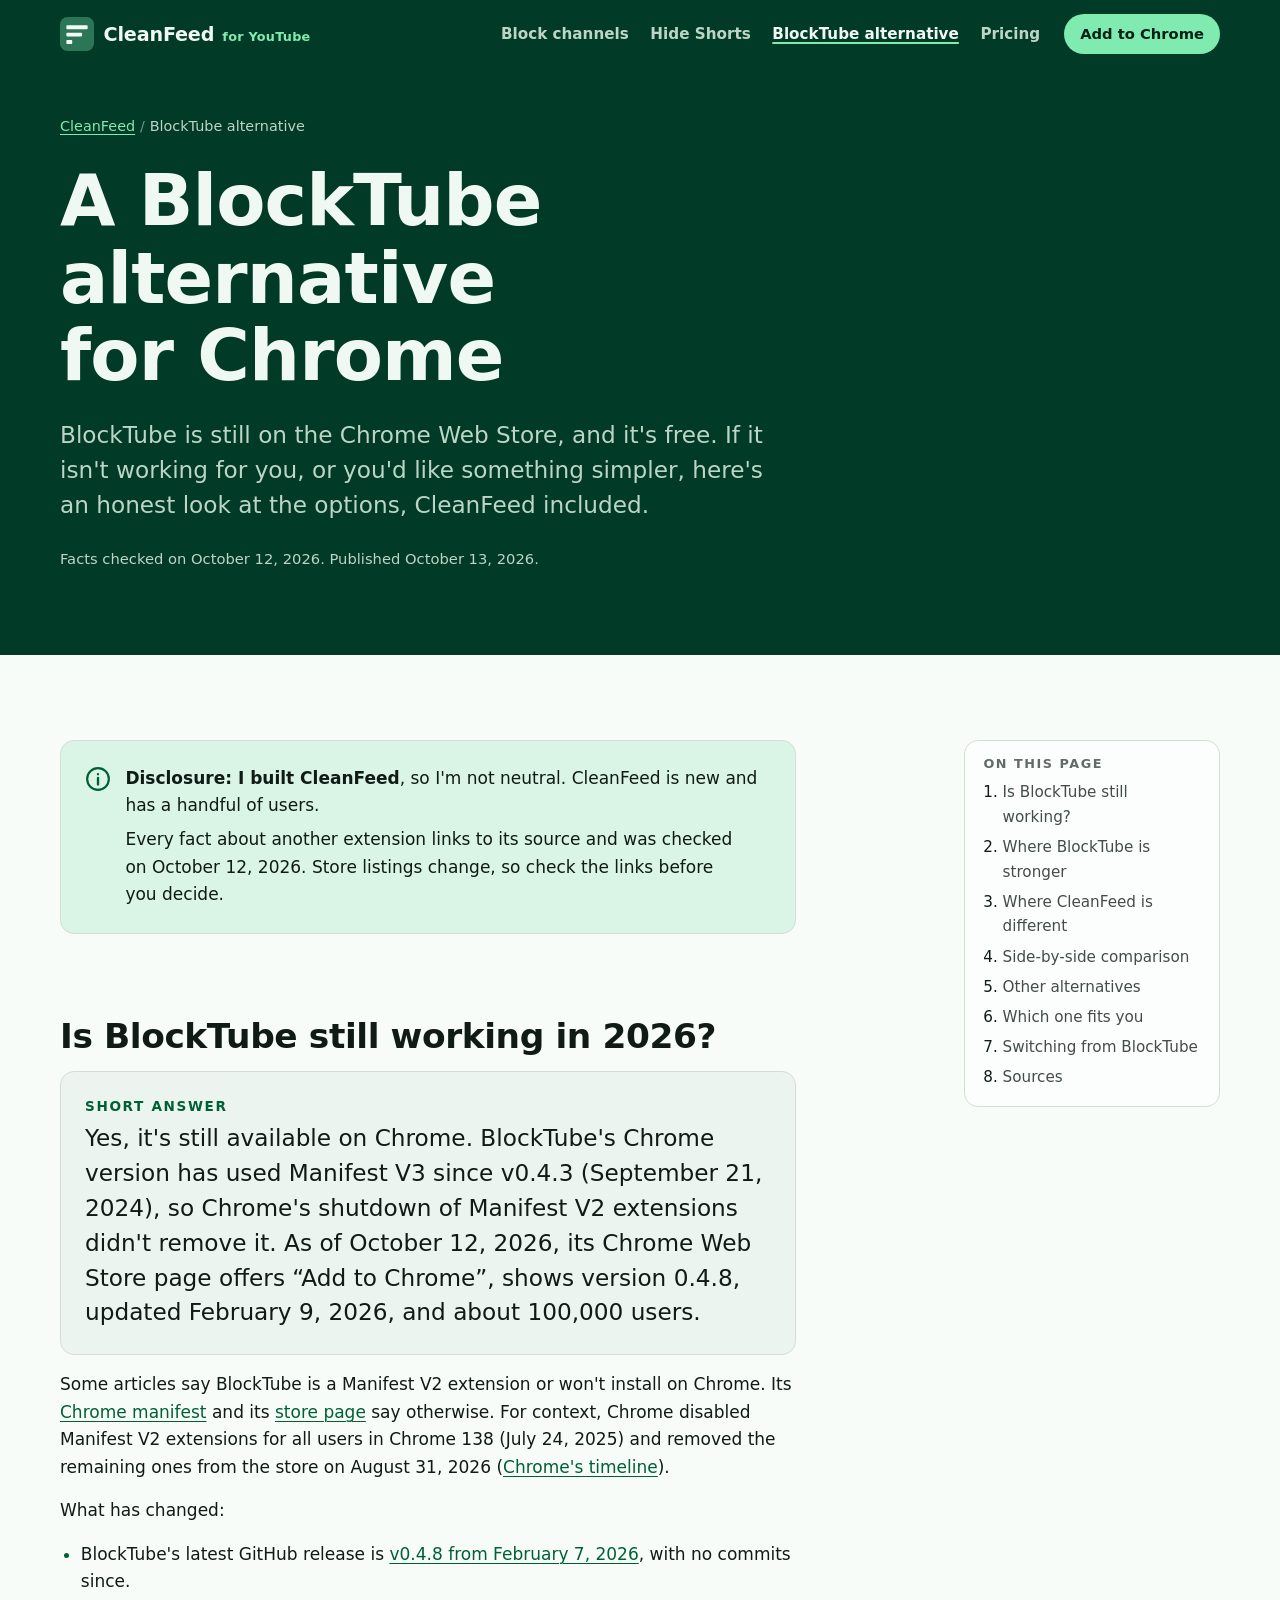
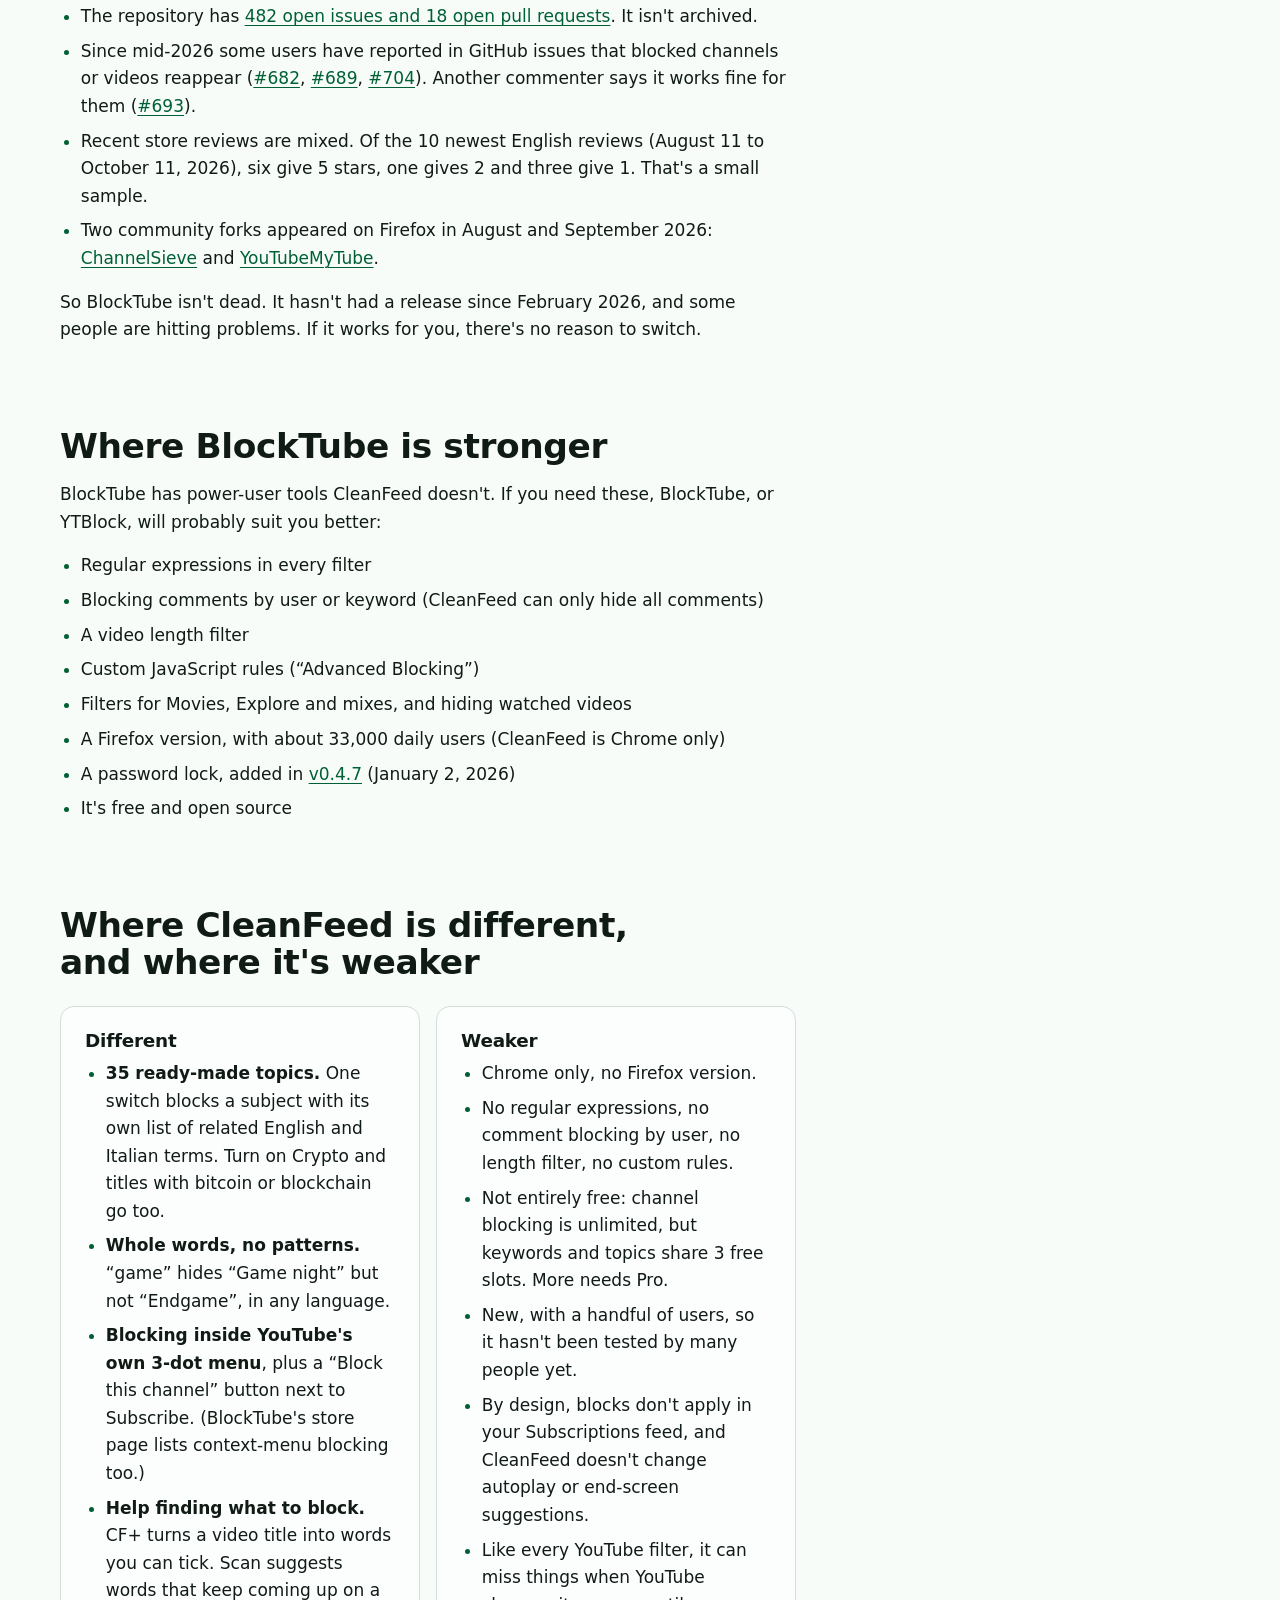
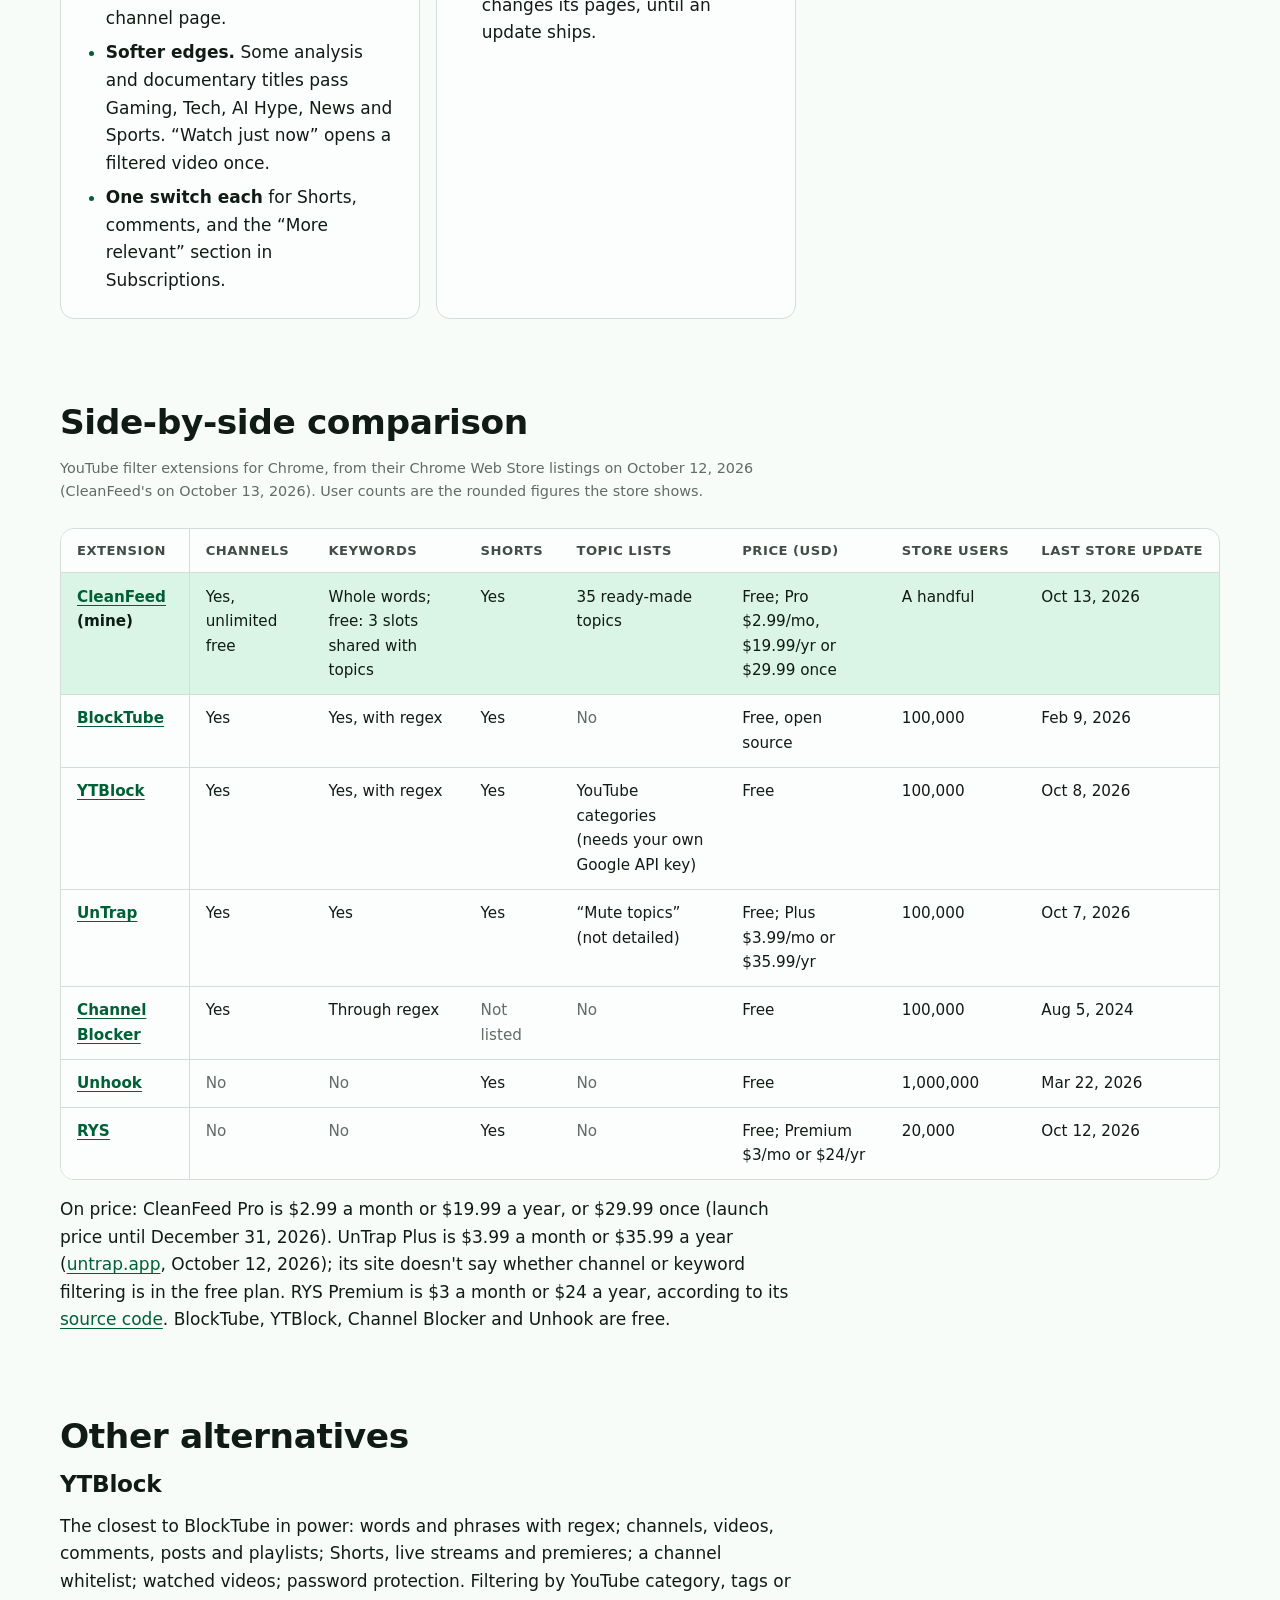
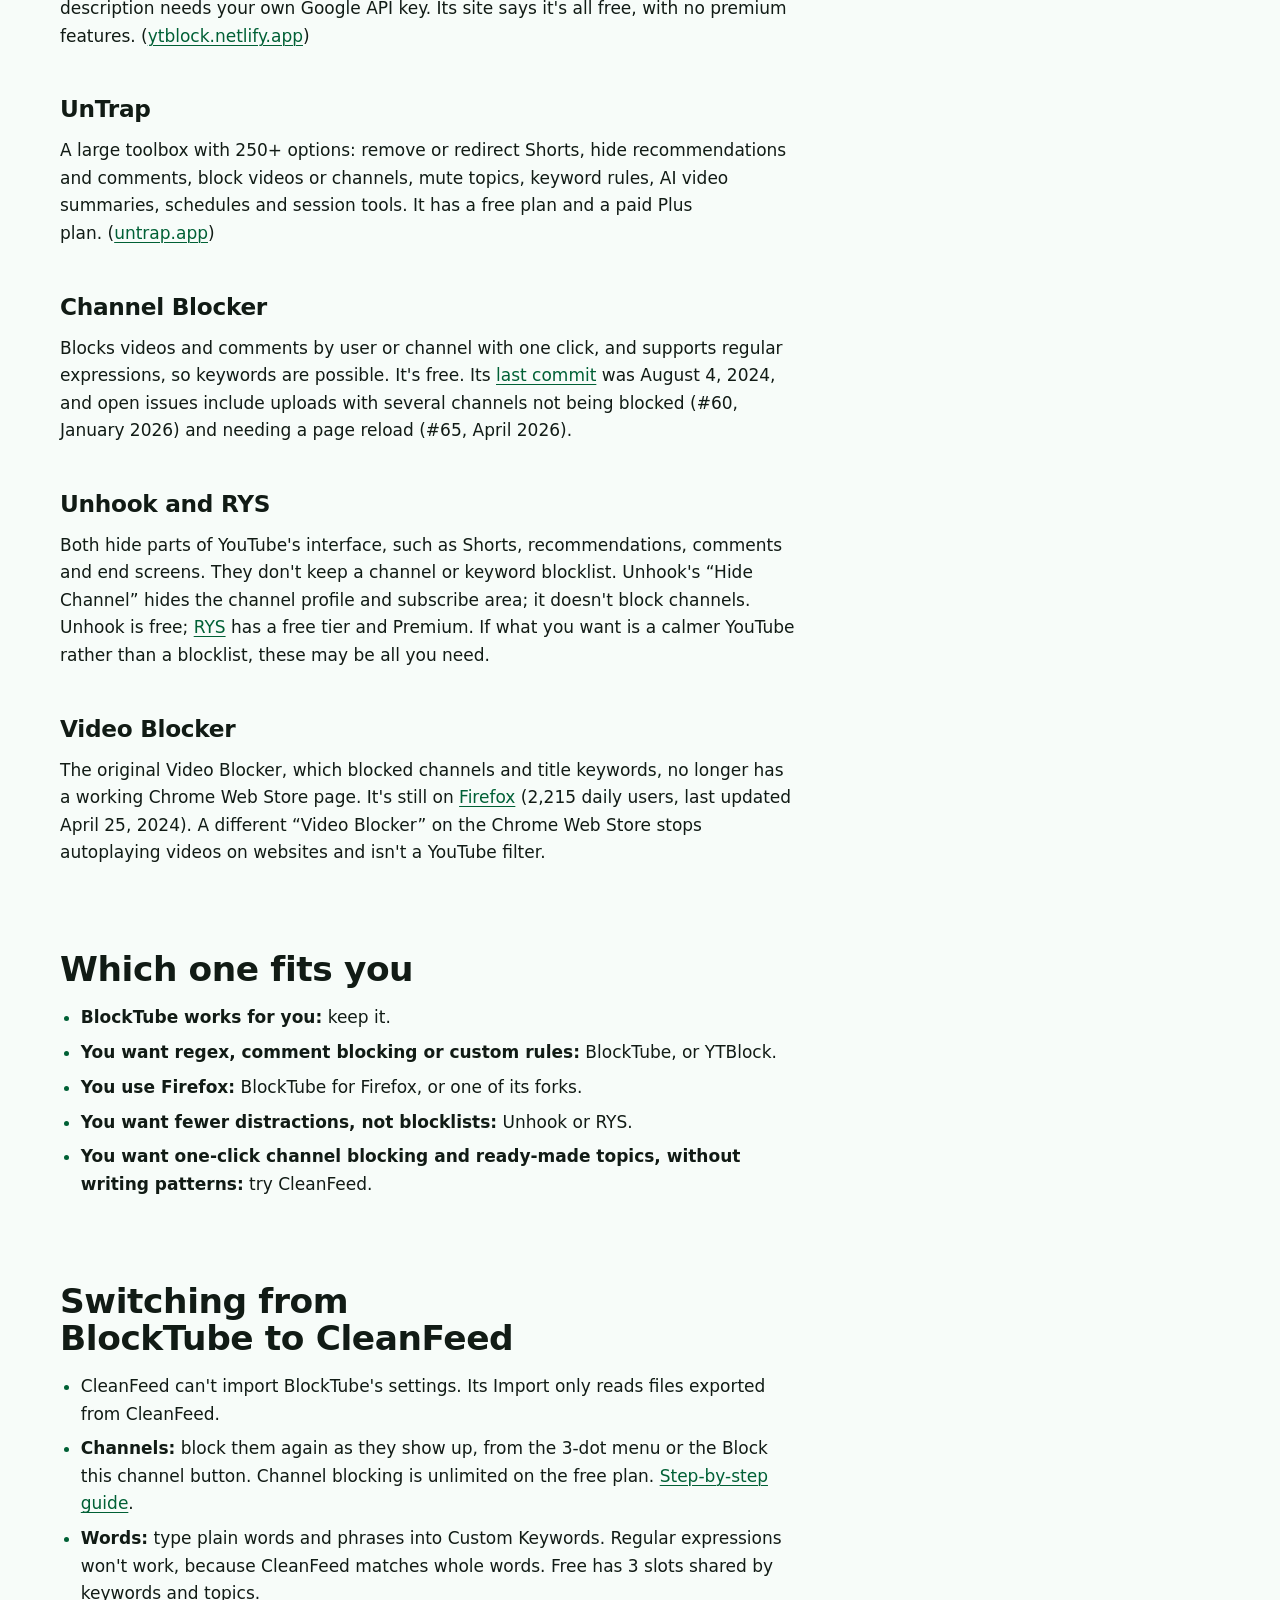
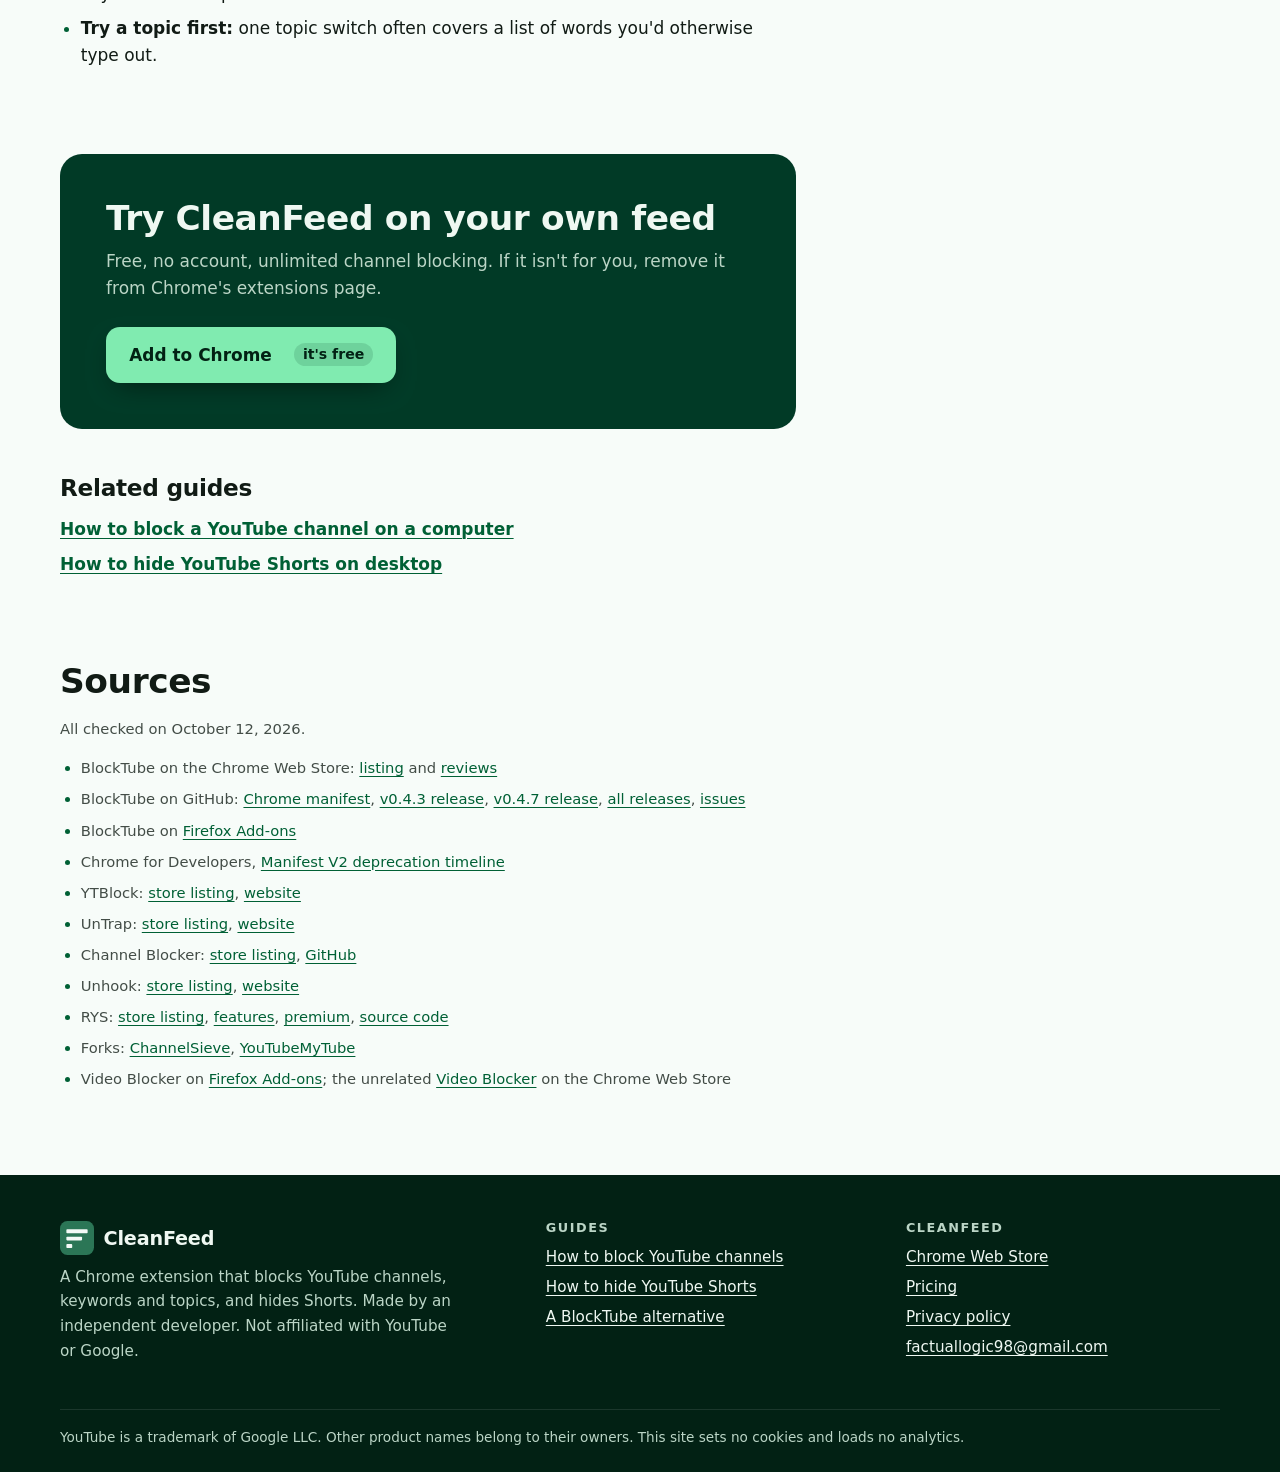
<file: docs/blocktube-alternative.html>
<!DOCTYPE html>
<html lang="en">
<head>
  <meta charset="utf-8">
  <meta name="viewport" content="width=device-width, initial-scale=1">
  <title>BlockTube Alternative for Chrome: An Honest Comparison (2026)</title>
  <meta name="description" content="BlockTube is still on the Chrome Web Store (v0.4.8, checked Oct 12, 2026). If you want something different, see how CleanFeed, YTBlock, UnTrap and others compare.">
  <link rel="canonical" href="https://flindustries.github.io/CleanFeed/blocktube-alternative.html">
  <meta name="color-scheme" content="light dark">
  <meta name="theme-color" content="#0f4732">
  <link rel="icon" href="assets/favicon.svg" type="image/svg+xml">
  <link rel="icon" href="assets/icon-128.png" type="image/png" sizes="128x128">
  <link rel="apple-touch-icon" href="assets/icon-128.png">
  <link rel="stylesheet" href="assets/site.css">

  <meta property="og:type" content="article">
  <meta property="og:site_name" content="CleanFeed">
  <meta property="og:title" content="A BlockTube alternative for Chrome, compared honestly">
  <meta property="og:description" content="BlockTube is still on the Chrome Web Store (v0.4.8, checked Oct 12, 2026). Here's where it's stronger, where CleanFeed is different, and how YTBlock, UnTrap, Unhook and others compare. Sources checked Oct 12, 2026.">
  <meta property="og:url" content="https://flindustries.github.io/CleanFeed/blocktube-alternative.html">
  <meta property="og:image" content="https://flindustries.github.io/CleanFeed/assets/og.png">
  <meta property="og:image:width" content="1400">
  <meta property="og:image:height" content="560">
  <meta property="og:image:alt" content="CleanFeed for YouTube: block the channels, words and topics you don't want.">
  <meta property="article:published_time" content="2026-10-13">
  <meta property="article:modified_time" content="2026-10-13">
  <meta name="twitter:card" content="summary_large_image">
  <meta name="twitter:title" content="A BlockTube alternative for Chrome, compared honestly">
  <meta name="twitter:description" content="BlockTube is still on the Chrome Web Store (v0.4.8, checked Oct 12, 2026). Here's where it's stronger, where CleanFeed is different, and how YTBlock, UnTrap, Unhook and others compare. Sources checked Oct 12, 2026.">
  <meta name="twitter:image" content="https://flindustries.github.io/CleanFeed/assets/og.png">

  <script type="application/ld+json">
  {
    "@context": "https://schema.org",
    "@type": "Article",
    "headline": "A BlockTube alternative for Chrome",
    "description": "BlockTube is still on the Chrome Web Store (v0.4.8, checked Oct 12, 2026). How CleanFeed, YTBlock, UnTrap, Channel Blocker, Unhook and RYS compare, with sources checked on October 12, 2026.",
    "datePublished": "2026-10-13",
    "dateModified": "2026-10-13",
    "image": "https://flindustries.github.io/CleanFeed/assets/og.png",
    "mainEntityOfPage": "https://flindustries.github.io/CleanFeed/blocktube-alternative.html",
    "author": { "@type": "Organization", "name": "CleanFeed", "url": "https://flindustries.github.io/CleanFeed/" },
    "publisher": { "@type": "Organization", "name": "CleanFeed", "url": "https://flindustries.github.io/CleanFeed/" }
  }
  </script>
  <script type="application/ld+json">
  {
    "@context": "https://schema.org",
    "@type": "BreadcrumbList",
    "itemListElement": [
      { "@type": "ListItem", "position": 1, "name": "CleanFeed", "item": "https://flindustries.github.io/CleanFeed/" },
      { "@type": "ListItem", "position": 2, "name": "BlockTube alternative", "item": "https://flindustries.github.io/CleanFeed/blocktube-alternative.html" }
    ]
  }
  </script>
</head>
<body>
  <a class="skip-link" href="#main">Skip to content</a>

  <header class="site-header">
    <div class="wrap">
      <a class="brand" href="./" aria-label="CleanFeed home">
        <svg viewBox="0 0 64 64" aria-hidden="true"><rect width="64" height="64" rx="14" fill="#2b7656"/><rect x="12" y="15.5" width="40" height="7.5" rx="1.5" fill="#f3faf6"/><rect x="12" y="29.5" width="29.5" height="7" rx="1.5" fill="#f3faf6"/><rect x="12" y="43.5" width="11" height="7.5" rx="1.5" fill="#f3faf6"/></svg>
        <span>CleanFeed <small>for YouTube</small></span>
      </a>
      <nav class="site-nav" aria-label="Main">
        <ul>
          <li><a href="how-to-block-youtube-channels.html">Block channels</a></li>
          <li><a href="hide-youtube-shorts.html">Hide Shorts</a></li>
          <li><a href="blocktube-alternative.html" aria-current="page"><span class="nav-long">BlockTube alternative</span><span class="nav-short">vs BlockTube</span></a></li>
          <li><a href="./#pricing">Pricing</a></li>
        </ul>
      </nav>
      <a class="header-cta" href="https://chromewebstore.google.com/detail/cleanfeed-for-youtube-blo/iikgdocegpniapcigmmgcnacfojmmnnd?utm_source=website&amp;utm_campaign=site">Add to Chrome</a>
    </div>
  </header>

  <main id="main">
    <div class="page-hero on-forest">
      <div class="wrap">
        <nav class="crumbs" aria-label="Breadcrumb">
          <ol>
            <li><a href="./">CleanFeed</a></li>
            <li><span aria-current="page">BlockTube alternative</span></li>
          </ol>
        </nav>
        <h1>A BlockTube alternative for Chrome</h1>
        <p class="page-lede">BlockTube is still on the Chrome Web Store, and it's free. If it isn't working for you, or you'd like something simpler, here's an honest look at the options, CleanFeed included.</p>
        <p class="page-meta">Facts checked on October 12, 2026. Published October 13, 2026.</p>
      </div>
    </div>

    <div class="wrap article-layout toc-static">
      <nav class="toc" aria-labelledby="toc-title">
        <h2 id="toc-title">On this page</h2>
        <ol>
          <li><a href="#status">Is BlockTube still working?</a></li>
          <li><a href="#blocktube-strengths">Where BlockTube is stronger</a></li>
          <li><a href="#cleanfeed-differences">Where CleanFeed is different</a></li>
          <li><a href="#comparison">Side-by-side comparison</a></li>
          <li><a href="#others">Other alternatives</a></li>
          <li><a href="#pick">Which one fits you</a></li>
          <li><a href="#switching">Switching from BlockTube</a></li>
          <li><a href="#sources">Sources</a></li>
        </ol>
      </nav>

      <article class="article">
        <div class="disclosure">
          <svg viewBox="0 0 24 24" aria-hidden="true"><circle cx="12" cy="12" r="10" fill="none" stroke="currentColor" stroke-width="2"/><path d="M12 11v6M12 7.5v.01" stroke="currentColor" stroke-width="2.2" stroke-linecap="round"/></svg>
          <div>
            <p><strong>Disclosure: I built CleanFeed</strong>, so I'm not neutral. CleanFeed is new and has a handful of users.</p>
            <p>Every fact about another extension links to its source and was checked on October 12, 2026. Store listings change, so check the links before you decide.</p>
          </div>
        </div>

        <h2 id="status">Is BlockTube still working in 2026?</h2>
        <p class="answer"><strong>Short answer</strong>Yes, it's still available on Chrome. BlockTube's Chrome version has used Manifest V3 since v0.4.3 (September 21, 2024), so Chrome's shutdown of Manifest V2 extensions didn't remove it. As of October 12, 2026, its Chrome Web Store page offers “Add to Chrome”, shows version 0.4.8, updated February 9, 2026, and about 100,000 users.</p>
        <p>Some articles say BlockTube is a Manifest V2 extension or won't install on Chrome. Its <a href="https://github.com/amitbl/blocktube/blob/master/platform/chrome/manifest.json">Chrome manifest</a> and its <a href="https://chromewebstore.google.com/detail/blocktube/bbeaicapbccfllodepmimpkgecanonai">store page</a> say otherwise. For context, Chrome disabled Manifest V2 extensions for all users in Chrome 138 (July 24, 2025) and removed the remaining ones from the store on August 31, 2026 (<a href="https://developer.chrome.com/docs/extensions/develop/migrate/mv2-deprecation-timeline">Chrome's timeline</a>).</p>
        <p>What has changed:</p>
        <ul>
          <li>BlockTube's latest GitHub release is <a href="https://github.com/amitbl/blocktube/releases">v0.4.8 from February 7, 2026</a>, with no commits since.</li>
          <li>The repository has <a href="https://github.com/amitbl/blocktube/issues">482 open issues and 18 open pull requests</a>. It isn't archived.</li>
          <li>Since mid-2026 some users have reported in GitHub issues that blocked channels or videos reappear (<a href="https://github.com/amitbl/blocktube/issues/682">#682</a>, <a href="https://github.com/amitbl/blocktube/issues/689">#689</a>, <a href="https://github.com/amitbl/blocktube/issues/704">#704</a>). Another commenter says it works fine for them (<a href="https://github.com/amitbl/blocktube/issues/693">#693</a>).</li>
          <li>Recent store reviews are mixed. Of the 10 newest English reviews (August 11 to October 11, 2026), six give 5 stars, one gives 2 and three give 1. That's a small sample.</li>
          <li>Two community forks appeared on Firefox in August and September 2026: <a href="https://github.com/825i/channelsieve">ChannelSieve</a> and <a href="https://addons.mozilla.org/firefox/addon/youtubemytube/">YouTubeMyTube</a>.</li>
        </ul>
        <p>So BlockTube isn't dead. It hasn't had a release since February 2026, and some people are hitting problems. If it works for you, there's no reason to switch.</p>

        <h2 id="blocktube-strengths">Where BlockTube is stronger</h2>
        <p>BlockTube has power-user tools CleanFeed doesn't. If you need these, BlockTube, or YTBlock, will probably suit you better:</p>
        <ul>
          <li>Regular expressions in every filter</li>
          <li>Blocking comments by user or keyword (CleanFeed can only hide all comments)</li>
          <li>A video length filter</li>
          <li>Custom JavaScript rules (“Advanced Blocking”)</li>
          <li>Filters for Movies, Explore and mixes, and hiding watched videos</li>
          <li>A Firefox version, with about 33,000 daily users (CleanFeed is Chrome only)</li>
          <li>A password lock, added in <a href="https://github.com/amitbl/blocktube/releases/tag/v0.4.7">v0.4.7</a> (January 2, 2026)</li>
          <li>It's free and open source</li>
        </ul>

        <h2 id="cleanfeed-differences">Where CleanFeed is different, and where it's weaker</h2>
        <div class="verdict">
          <div>
            <h3>Different</h3>
            <ul>
              <li><strong>35 ready-made topics.</strong> One switch blocks a subject with its own list of related English and Italian terms. Turn on Crypto and titles with bitcoin or blockchain go too.</li>
              <li><strong>Whole words, no patterns.</strong> “game” hides “Game night” but not “Endgame”, in any language.</li>
              <li><strong>Blocking inside YouTube's own 3-dot menu</strong>, plus a “Block this channel” button next to Subscribe. (BlockTube's store page lists context-menu blocking too.)</li>
              <li><strong>Help finding what to block.</strong> CF+ turns a video title into words you can tick. Scan suggests words that keep coming up on a channel page.</li>
              <li><strong>Softer edges.</strong> Some analysis and documentary titles pass Gaming, Tech, AI Hype, News and Sports. “Watch just now” opens a filtered video once.</li>
              <li><strong>One switch each</strong> for Shorts, comments, and the “More relevant” section in Subscriptions.</li>
            </ul>
          </div>
          <div>
            <h3>Weaker</h3>
            <ul>
              <li>Chrome only, no Firefox version.</li>
              <li>No regular expressions, no comment blocking by user, no length filter, no custom rules.</li>
              <li>Not entirely free: channel blocking is unlimited, but keywords and topics share 3 free slots. More needs Pro.</li>
              <li>New, with a handful of users, so it hasn't been tested by many people yet.</li>
              <li>By design, blocks don't apply in your Subscriptions feed, and CleanFeed doesn't change autoplay or end-screen suggestions.</li>
              <li>Like every YouTube filter, it can miss things when YouTube changes its pages, until an update ships.</li>
            </ul>
          </div>
        </div>

        <h2 id="comparison">Side-by-side comparison</h2>
        <p class="table-note" aria-hidden="true">YouTube filter extensions for Chrome, from their Chrome Web Store listings on October 12, 2026 (CleanFeed's on October 13, 2026). User counts are the rounded figures the store shows.</p>
        <p class="scroll-hint" aria-hidden="true">Scroll the table sideways to see every column.</p>
        <div class="table-wrap bleed" role="region" aria-labelledby="compare-caption" tabindex="0">
          <table class="compare-table">
            <caption id="compare-caption" class="visually-hidden">YouTube filter extensions for Chrome, from their Chrome Web Store listings on October 12, 2026 (CleanFeed's on October 13, 2026). User counts are the rounded figures the store shows.</caption>
            <thead>
              <tr>
                <th scope="col">Extension</th>
                <th scope="col">Channels</th>
                <th scope="col">Keywords</th>
                <th scope="col">Shorts</th>
                <th scope="col">Topic lists</th>
                <th scope="col">Price (USD)</th>
                <th scope="col">Store users</th>
                <th scope="col">Last store update</th>
              </tr>
            </thead>
            <tbody>
              <tr class="ours">
                <th scope="row"><a href="https://chromewebstore.google.com/detail/cleanfeed-for-youtube-blo/iikgdocegpniapcigmmgcnacfojmmnnd?utm_source=website&amp;utm_campaign=site">CleanFeed</a> (mine)</th>
                <td>Yes, unlimited free</td>
                <td>Whole words; free: 3 slots shared with topics</td>
                <td>Yes</td>
                <td>35 ready-made topics</td>
                <td>Free; Pro $2.99/mo, $19.99/yr or $29.99 once</td>
                <td>A handful</td>
                <td>Oct 13, 2026</td>
              </tr>
              <tr>
                <th scope="row"><a href="https://chromewebstore.google.com/detail/blocktube/bbeaicapbccfllodepmimpkgecanonai">BlockTube</a></th>
                <td>Yes</td><td>Yes, with regex</td><td>Yes</td><td class="no">No</td><td>Free, open source</td><td>100,000</td><td>Feb 9, 2026</td>
              </tr>
              <tr>
                <th scope="row"><a href="https://chromewebstore.google.com/detail/nedcanggplmbbgmlpcjiafgjcpdimpea">YTBlock</a></th>
                <td>Yes</td><td>Yes, with regex</td><td>Yes</td><td>YouTube categories (needs your own Google API key)</td><td>Free</td><td>100,000</td><td>Oct 8, 2026</td>
              </tr>
              <tr>
                <th scope="row"><a href="https://chromewebstore.google.com/detail/enboaomnljigfhfjfoalacienlhjlfil">UnTrap</a></th>
                <td>Yes</td><td>Yes</td><td>Yes</td><td>“Mute topics” (not detailed)</td><td>Free; Plus $3.99/mo or $35.99/yr</td><td>100,000</td><td>Oct 7, 2026</td>
              </tr>
              <tr>
                <th scope="row"><a href="https://chromewebstore.google.com/detail/nfkmalbckemmklibjddenhnofgnfcdfp">Channel Blocker</a></th>
                <td>Yes</td><td>Through regex</td><td class="no">Not listed</td><td class="no">No</td><td>Free</td><td>100,000</td><td>Aug 5, 2024</td>
              </tr>
              <tr>
                <th scope="row"><a href="https://chromewebstore.google.com/detail/khncfooichmfjbepaaaebmommgaepoid">Unhook</a></th>
                <td class="no">No</td><td class="no">No</td><td>Yes</td><td class="no">No</td><td>Free</td><td>1,000,000</td><td>Mar 22, 2026</td>
              </tr>
              <tr>
                <th scope="row"><a href="https://chromewebstore.google.com/detail/cdhdichomdnlaadbndgmagohccgpejae">RYS</a></th>
                <td class="no">No</td><td class="no">No</td><td>Yes</td><td class="no">No</td><td>Free; Premium $3/mo or $24/yr</td><td>20,000</td><td>Oct 12, 2026</td>
              </tr>
            </tbody>
          </table>
        </div>
        <p>On price: CleanFeed Pro is $2.99 a month or $19.99 a year, or $29.99 once (launch price until December 31, 2026). UnTrap Plus is $3.99 a month or $35.99 a year (<a href="https://untrap.app/">untrap.app</a>, October 12, 2026); its site doesn't say whether channel or keyword filtering is in the free plan. RYS Premium is $3 a month or $24 a year, according to its <a href="https://github.com/lawrencehook/remove-youtube-suggestions/blob/master/src/options/main.html">source code</a>. BlockTube, YTBlock, Channel Blocker and Unhook are free.</p>

        <h2 id="others">Other alternatives</h2>
        <h3>YTBlock</h3>
        <p>The closest to BlockTube in power: words and phrases with regex; channels, videos, comments, posts and playlists; Shorts, live streams and premieres; a channel whitelist; watched videos; password protection. Filtering by YouTube category, tags or description needs your own Google API key. Its site says it's all free, with no premium features. (<a href="https://ytblock.netlify.app/">ytblock.netlify.app</a>)</p>
        <h3>UnTrap</h3>
        <p>A large toolbox with 250+ options: remove or redirect Shorts, hide recommendations and comments, block videos or channels, mute topics, keyword rules, AI video summaries, schedules and session tools. It has a free plan and a paid Plus plan. (<a href="https://untrap.app/">untrap.app</a>)</p>
        <h3>Channel Blocker</h3>
        <p>Blocks videos and comments by user or channel with one click, and supports regular expressions, so keywords are possible. It's free. Its <a href="https://github.com/Time-Machine-Development/Channel-Blocker-Manifest-v3">last commit</a> was August 4, 2024, and open issues include uploads with several channels not being blocked (#60, January 2026) and needing a page reload (#65, April 2026).</p>
        <h3>Unhook and RYS</h3>
        <p>Both hide parts of YouTube's interface, such as Shorts, recommendations, comments and end screens. They don't keep a channel or keyword blocklist. Unhook's “Hide Channel” hides the channel profile and subscribe area; it doesn't block channels. Unhook is free; <a href="https://lawrencehook.com/rys/premium/">RYS</a> has a free tier and Premium. If what you want is a calmer YouTube rather than a blocklist, these may be all you need.</p>
        <h3>Video Blocker</h3>
        <p>The original Video Blocker, which blocked channels and title keywords, no longer has a working Chrome Web Store page. It's still on <a href="https://addons.mozilla.org/firefox/addon/video-blocker/">Firefox</a> (2,215 daily users, last updated April 25, 2024). A different “Video Blocker” on the Chrome Web Store stops autoplaying videos on websites and isn't a YouTube filter.</p>

        <h2 id="pick">Which one fits you</h2>
        <ul>
          <li><strong>BlockTube works for you:</strong> keep it.</li>
          <li><strong>You want regex, comment blocking or custom rules:</strong> BlockTube, or YTBlock.</li>
          <li><strong>You use Firefox:</strong> BlockTube for Firefox, or one of its forks.</li>
          <li><strong>You want fewer distractions, not blocklists:</strong> Unhook or RYS.</li>
          <li><strong>You want one-click channel blocking and ready-made topics, without writing patterns:</strong> try CleanFeed.</li>
        </ul>

        <h2 id="switching">Switching from BlockTube to CleanFeed</h2>
        <ul>
          <li>CleanFeed can't import BlockTube's settings. Its Import only reads files exported from CleanFeed.</li>
          <li><strong>Channels:</strong> block them again as they show up, from the 3-dot menu or the Block this channel button. Channel blocking is unlimited on the free plan. <a href="how-to-block-youtube-channels.html">Step-by-step guide</a>.</li>
          <li><strong>Words:</strong> type plain words and phrases into Custom Keywords. Regular expressions won't work, because CleanFeed matches whole words. Free has 3 slots shared by keywords and topics.</li>
          <li><strong>Try a topic first:</strong> one topic switch often covers a list of words you'd otherwise type out.</li>
        </ul>

        <section class="article-cta" aria-labelledby="cta-title">
          <h2 id="cta-title">Try CleanFeed on your own feed</h2>
          <p>Free, no account, unlimited channel blocking. If it isn't for you, remove it from Chrome's extensions page.</p>
          <a class="btn btn-primary" href="https://chromewebstore.google.com/detail/cleanfeed-for-youtube-blo/iikgdocegpniapcigmmgcnacfojmmnnd?utm_source=website&amp;utm_campaign=site">Add to Chrome<span class="visually-hidden">,</span> <span class="btn-note">it's free</span></a>
        </section>

        <section class="related" aria-labelledby="related-title">
          <h2 id="related-title">Related guides</h2>
          <ul>
            <li><a href="how-to-block-youtube-channels.html">How to block a YouTube channel on a computer</a></li>
            <li><a href="hide-youtube-shorts.html">How to hide YouTube Shorts on desktop</a></li>
          </ul>
        </section>

        <h2 id="sources">Sources</h2>
        <p class="sources">All checked on October 12, 2026.</p>
        <ul class="sources">
          <li>BlockTube on the Chrome Web Store: <a href="https://chromewebstore.google.com/detail/blocktube/bbeaicapbccfllodepmimpkgecanonai">listing</a> and <a href="https://chromewebstore.google.com/detail/blocktube/bbeaicapbccfllodepmimpkgecanonai/reviews">reviews</a></li>
          <li>BlockTube on GitHub: <a href="https://github.com/amitbl/blocktube/blob/master/platform/chrome/manifest.json">Chrome manifest</a>, <a href="https://github.com/amitbl/blocktube/releases/tag/v0.4.3">v0.4.3 release</a>, <a href="https://github.com/amitbl/blocktube/releases/tag/v0.4.7">v0.4.7 release</a>, <a href="https://github.com/amitbl/blocktube/releases">all releases</a>, <a href="https://github.com/amitbl/blocktube/issues">issues</a></li>
          <li>BlockTube on <a href="https://addons.mozilla.org/firefox/addon/blocktube/">Firefox Add-ons</a></li>
          <li>Chrome for Developers, <a href="https://developer.chrome.com/docs/extensions/develop/migrate/mv2-deprecation-timeline">Manifest V2 deprecation timeline</a></li>
          <li>YTBlock: <a href="https://chromewebstore.google.com/detail/nedcanggplmbbgmlpcjiafgjcpdimpea">store listing</a>, <a href="https://ytblock.netlify.app/">website</a></li>
          <li>UnTrap: <a href="https://chromewebstore.google.com/detail/enboaomnljigfhfjfoalacienlhjlfil">store listing</a>, <a href="https://untrap.app/">website</a></li>
          <li>Channel Blocker: <a href="https://chromewebstore.google.com/detail/nfkmalbckemmklibjddenhnofgnfcdfp">store listing</a>, <a href="https://github.com/Time-Machine-Development/Channel-Blocker-Manifest-v3">GitHub</a></li>
          <li>Unhook: <a href="https://chromewebstore.google.com/detail/khncfooichmfjbepaaaebmommgaepoid">store listing</a>, <a href="https://unhook.app/">website</a></li>
          <li>RYS: <a href="https://chromewebstore.google.com/detail/cdhdichomdnlaadbndgmagohccgpejae">store listing</a>, <a href="https://lawrencehook.com/rys/features/">features</a>, <a href="https://lawrencehook.com/rys/premium/">premium</a>, <a href="https://github.com/lawrencehook/remove-youtube-suggestions/blob/master/src/options/main.html">source code</a></li>
          <li>Forks: <a href="https://github.com/825i/channelsieve">ChannelSieve</a>, <a href="https://addons.mozilla.org/firefox/addon/youtubemytube/">YouTubeMyTube</a></li>
          <li>Video Blocker on <a href="https://addons.mozilla.org/firefox/addon/video-blocker/">Firefox Add-ons</a>; the unrelated <a href="https://chromewebstore.google.com/detail/kkgpdmegkhdheglikjleejknplhdpbck">Video Blocker</a> on the Chrome Web Store</li>
        </ul>
      </article>
    </div>
  </main>

  <footer class="site-footer">
    <div class="wrap">
      <div class="footer-grid">
        <div>
          <a class="brand" href="./">
            <svg viewBox="0 0 64 64" aria-hidden="true"><rect width="64" height="64" rx="14" fill="#2b7656"/><rect x="12" y="15.5" width="40" height="7.5" rx="1.5" fill="#f3faf6"/><rect x="12" y="29.5" width="29.5" height="7" rx="1.5" fill="#f3faf6"/><rect x="12" y="43.5" width="11" height="7.5" rx="1.5" fill="#f3faf6"/></svg>
            <span>CleanFeed</span>
          </a>
          <p>A Chrome extension that blocks YouTube channels, keywords and topics, and hides Shorts. Made by an independent developer. Not affiliated with YouTube or Google.</p>
        </div>
        <div>
          <h2>Guides</h2>
          <ul>
            <li><a href="how-to-block-youtube-channels.html">How to block YouTube channels</a></li>
            <li><a href="hide-youtube-shorts.html">How to hide YouTube Shorts</a></li>
            <li><a href="blocktube-alternative.html">A BlockTube alternative</a></li>
          </ul>
        </div>
        <div>
          <h2>CleanFeed</h2>
          <ul>
            <li><a href="https://chromewebstore.google.com/detail/cleanfeed-for-youtube-blo/iikgdocegpniapcigmmgcnacfojmmnnd?utm_source=website&amp;utm_campaign=site">Chrome Web Store</a></li>
            <li><a href="./#pricing">Pricing</a></li>
            <li><a href="privacy-policy.html">Privacy policy</a></li>
            <li><a href="mailto:factuallogic98@gmail.com">factuallogic98@gmail.com</a></li>
          </ul>
        </div>
      </div>
      <p class="footer-note">YouTube is a trademark of Google LLC. Other product names belong to their owners. This site sets no cookies and loads no analytics.</p>
    </div>
  </footer>
</body>
</html>
</file>
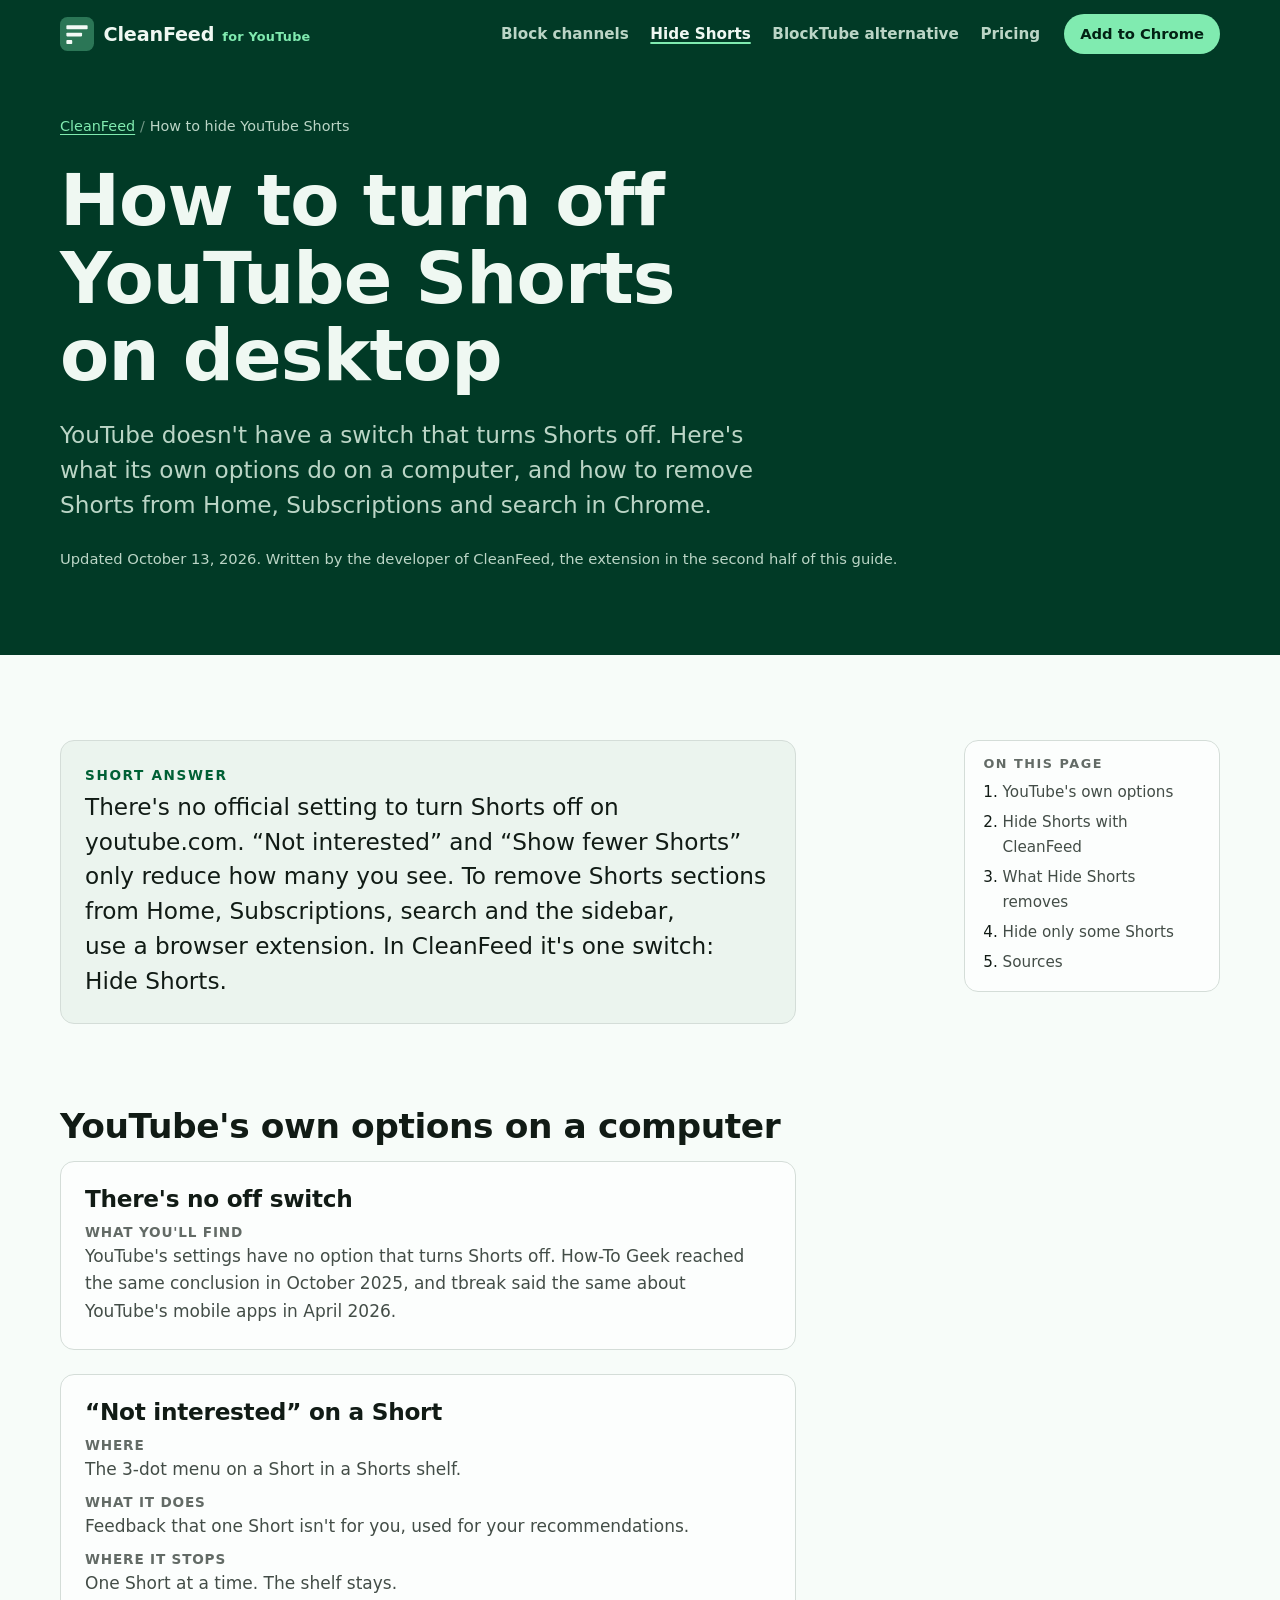
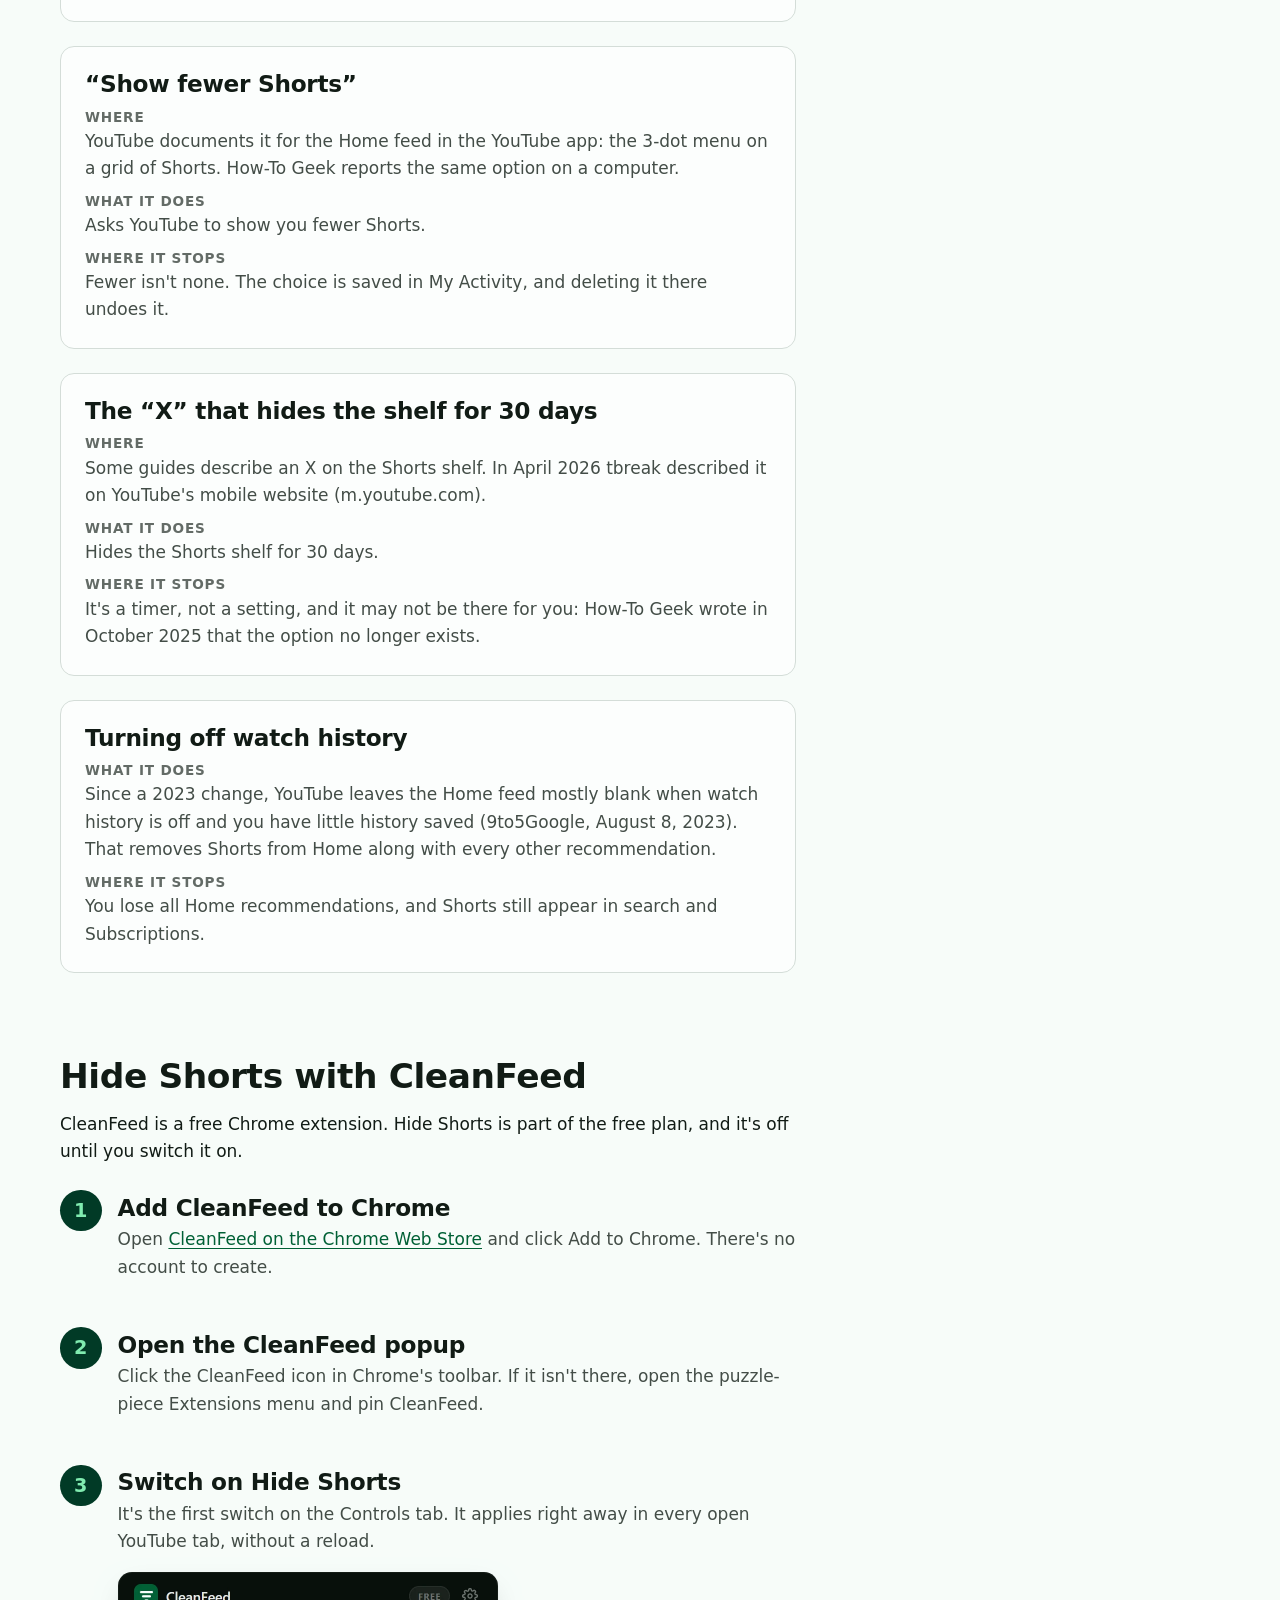
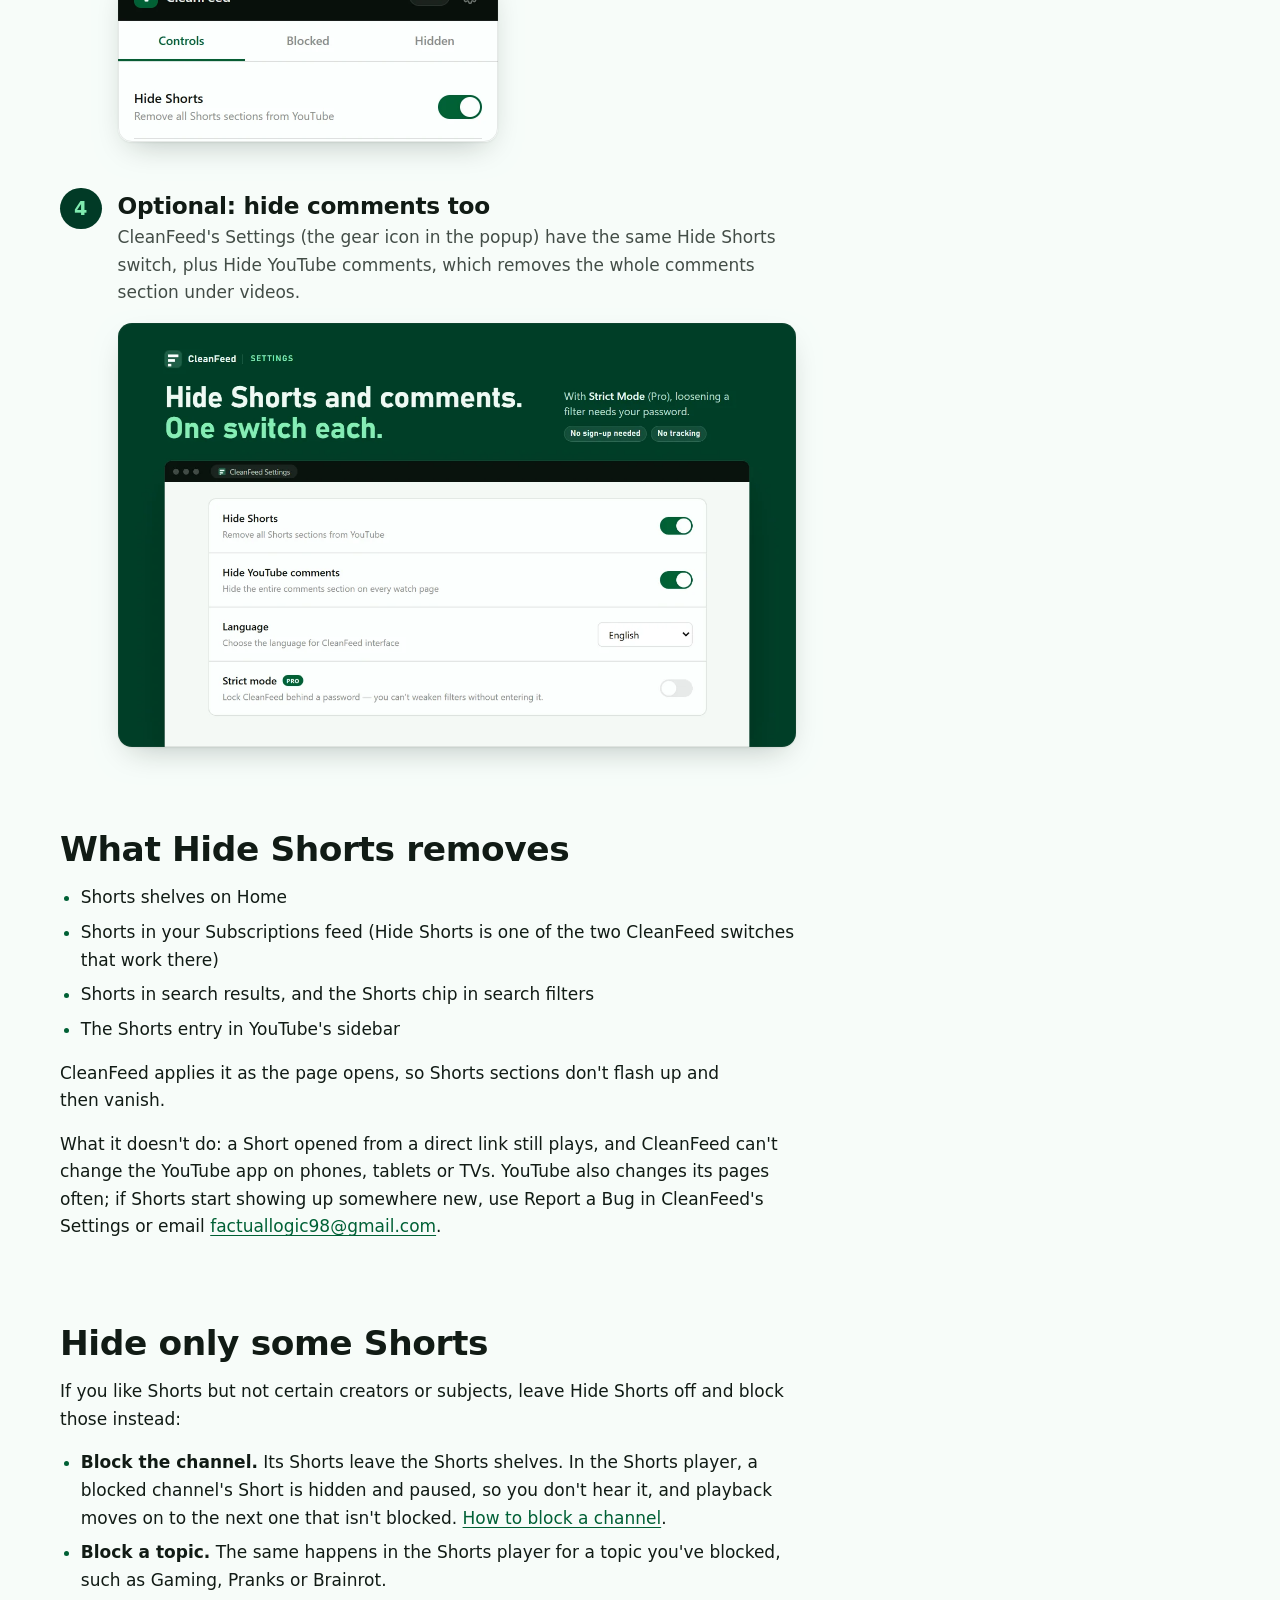
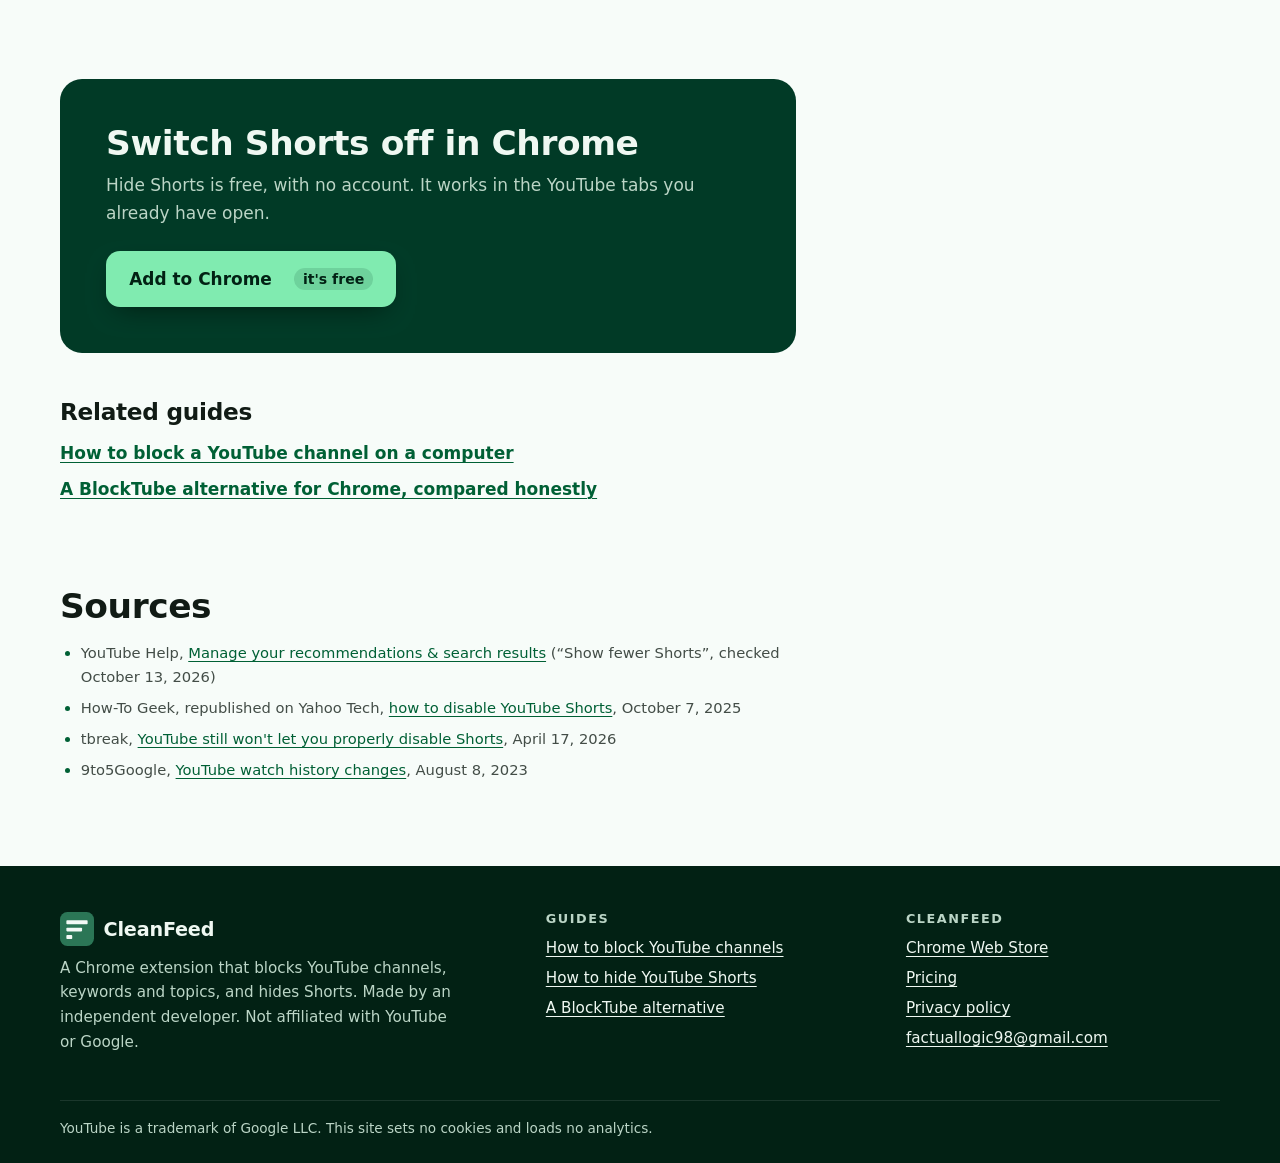
<file: docs/hide-youtube-shorts.html>
<!DOCTYPE html>
<html lang="en">
<head>
  <meta charset="utf-8">
  <meta name="viewport" content="width=device-width, initial-scale=1">
  <title>How to Turn Off YouTube Shorts on Desktop (2026) | CleanFeed</title>
  <meta name="description" content="YouTube has no setting to turn off Shorts on a computer. What its own options do, and how to disable Shorts on Home, Subscriptions and search in Chrome.">
  <link rel="canonical" href="https://flindustries.github.io/CleanFeed/hide-youtube-shorts.html">
  <meta name="color-scheme" content="light dark">
  <meta name="theme-color" content="#0f4732">
  <link rel="icon" href="assets/favicon.svg" type="image/svg+xml">
  <link rel="icon" href="assets/icon-128.png" type="image/png" sizes="128x128">
  <link rel="apple-touch-icon" href="assets/icon-128.png">
  <link rel="stylesheet" href="assets/site.css">

  <meta property="og:type" content="article">
  <meta property="og:site_name" content="CleanFeed">
  <meta property="og:title" content="How to turn off YouTube Shorts on desktop">
  <meta property="og:description" content="YouTube has no off switch for Shorts on a computer. What its own options do, and how to remove Shorts from Home, Subscriptions and search in Chrome.">
  <meta property="og:url" content="https://flindustries.github.io/CleanFeed/hide-youtube-shorts.html">
  <meta property="og:image" content="https://flindustries.github.io/CleanFeed/assets/og.png">
  <meta property="og:image:width" content="1400">
  <meta property="og:image:height" content="560">
  <meta property="og:image:alt" content="CleanFeed for YouTube: block the channels, words and topics you don't want. Hide Shorts and comments too.">
  <meta property="article:modified_time" content="2026-10-13">
  <meta name="twitter:card" content="summary_large_image">
  <meta name="twitter:title" content="How to turn off YouTube Shorts on desktop">
  <meta name="twitter:description" content="YouTube has no off switch for Shorts on a computer. What its own options do, and how to remove Shorts from Home, Subscriptions and search in Chrome.">
  <meta name="twitter:image" content="https://flindustries.github.io/CleanFeed/assets/og.png">

  <script type="application/ld+json">
  {
    "@context": "https://schema.org",
    "@type": "HowTo",
    "name": "How to turn off YouTube Shorts on desktop with CleanFeed",
    "description": "Remove Shorts from YouTube's Home, Subscriptions, search and sidebar in Chrome with the Hide Shorts switch of the free CleanFeed extension.",
    "image": "https://flindustries.github.io/CleanFeed/assets/cleanfeed-hide-shorts-and-comments.png",
    "tool": [{ "@type": "HowToTool", "name": "Google Chrome on a computer" }, { "@type": "HowToTool", "name": "CleanFeed for YouTube (free Chrome extension)" }],
    "step": [
      { "@type": "HowToStep", "position": 1, "name": "Add CleanFeed to Chrome", "text": "Open CleanFeed's Chrome Web Store page and click Add to Chrome. There is no account to create.", "url": "https://flindustries.github.io/CleanFeed/hide-youtube-shorts.html#step-1" },
      { "@type": "HowToStep", "position": 2, "name": "Open the CleanFeed popup", "text": "Click the CleanFeed icon in Chrome's toolbar. If it isn't there, open the puzzle-piece Extensions menu and pin CleanFeed.", "url": "https://flindustries.github.io/CleanFeed/hide-youtube-shorts.html#step-2" },
      { "@type": "HowToStep", "position": 3, "name": "Switch on Hide Shorts", "text": "On the Controls tab, switch on Hide Shorts. It applies right away in every open YouTube tab, without a reload.", "url": "https://flindustries.github.io/CleanFeed/hide-youtube-shorts.html#step-3", "image": "https://flindustries.github.io/CleanFeed/assets/guide-popup-hide-shorts-switch.webp" }
    ]
  }
  </script>
  <script type="application/ld+json">
  {
    "@context": "https://schema.org",
    "@type": "BreadcrumbList",
    "itemListElement": [
      { "@type": "ListItem", "position": 1, "name": "CleanFeed", "item": "https://flindustries.github.io/CleanFeed/" },
      { "@type": "ListItem", "position": 2, "name": "How to turn off YouTube Shorts", "item": "https://flindustries.github.io/CleanFeed/hide-youtube-shorts.html" }
    ]
  }
  </script>
</head>
<body>
  <a class="skip-link" href="#main">Skip to content</a>

  <header class="site-header">
    <div class="wrap">
      <a class="brand" href="./" aria-label="CleanFeed home">
        <svg viewBox="0 0 64 64" aria-hidden="true"><rect width="64" height="64" rx="14" fill="#2b7656"/><rect x="12" y="15.5" width="40" height="7.5" rx="1.5" fill="#f3faf6"/><rect x="12" y="29.5" width="29.5" height="7" rx="1.5" fill="#f3faf6"/><rect x="12" y="43.5" width="11" height="7.5" rx="1.5" fill="#f3faf6"/></svg>
        <span>CleanFeed <small>for YouTube</small></span>
      </a>
      <nav class="site-nav" aria-label="Main">
        <ul>
          <li><a href="how-to-block-youtube-channels.html">Block channels</a></li>
          <li><a href="hide-youtube-shorts.html" aria-current="page">Hide Shorts</a></li>
          <li><a href="blocktube-alternative.html"><span class="nav-long">BlockTube alternative</span><span class="nav-short">vs BlockTube</span></a></li>
          <li><a href="./#pricing">Pricing</a></li>
        </ul>
      </nav>
      <a class="header-cta" href="https://chromewebstore.google.com/detail/cleanfeed-for-youtube-blo/iikgdocegpniapcigmmgcnacfojmmnnd?utm_source=website&amp;utm_campaign=site">Add to Chrome</a>
    </div>
  </header>

  <main id="main">
    <div class="page-hero on-forest">
      <div class="wrap">
        <nav class="crumbs" aria-label="Breadcrumb">
          <ol>
            <li><a href="./">CleanFeed</a></li>
            <li><span aria-current="page">How to hide YouTube Shorts</span></li>
          </ol>
        </nav>
        <h1>How to turn off YouTube Shorts on desktop</h1>
        <p class="page-lede">YouTube doesn't have a switch that turns Shorts off. Here's what its own options do on a computer, and how to remove Shorts from Home, Subscriptions and search in Chrome.</p>
        <p class="page-meta">Updated October 13, 2026. Written by the developer of CleanFeed, the extension in the second half of this guide.</p>
      </div>
    </div>

    <div class="wrap article-layout">
      <nav class="toc" aria-labelledby="toc-title">
        <h2 id="toc-title">On this page</h2>
        <ol>
          <li><a href="#youtube-options">YouTube's own options</a></li>
          <li><a href="#cleanfeed-steps">Hide Shorts with CleanFeed</a></li>
          <li><a href="#what-it-removes">What Hide Shorts removes</a></li>
          <li><a href="#some-shorts">Hide only some Shorts</a></li>
          <li><a href="#sources">Sources</a></li>
        </ol>
      </nav>

      <article class="article">
        <p class="answer"><strong>Short answer</strong>There's no official setting to turn Shorts off on youtube.com. “Not interested” and “Show fewer Shorts” only reduce how many you see. To remove Shorts sections from Home, Subscriptions, search and the sidebar, use a browser extension. In CleanFeed it's one switch: Hide Shorts.</p>

        <h2 id="youtube-options">YouTube's own options on a computer</h2>

        <div class="options">
          <section class="option" aria-labelledby="opt-no-switch">
            <h3 id="opt-no-switch">There's no off switch</h3>
            <dl>
              <div><dt>What you'll find</dt><dd>YouTube's settings have no option that turns Shorts off. How-To Geek reached the same conclusion in October 2025, and tbreak said the same about YouTube's mobile apps in April 2026.</dd></div>
            </dl>
          </section>
          <section class="option" aria-labelledby="opt-not-interested">
            <h3 id="opt-not-interested">“Not interested” on a Short</h3>
            <dl>
              <div><dt>Where</dt><dd>The 3-dot menu on a Short in a Shorts shelf.</dd></div>
              <div><dt>What it does</dt><dd>Feedback that one Short isn't for you, used for your recommendations.</dd></div>
              <div><dt>Where it stops</dt><dd>One Short at a time. The shelf stays.</dd></div>
            </dl>
          </section>
          <section class="option" aria-labelledby="opt-show-fewer">
            <h3 id="opt-show-fewer">“Show fewer Shorts”</h3>
            <dl>
              <div><dt>Where</dt><dd>YouTube documents it for the Home feed in the YouTube app: the 3-dot menu on a grid of Shorts. How-To Geek reports the same option on a computer.</dd></div>
              <div><dt>What it does</dt><dd>Asks YouTube to show you fewer Shorts.</dd></div>
              <div><dt>Where it stops</dt><dd>Fewer isn't none. The choice is saved in My Activity, and deleting it there undoes it.</dd></div>
            </dl>
          </section>
          <section class="option" aria-labelledby="opt-x">
            <h3 id="opt-x">The “X” that hides the shelf for 30 days</h3>
            <dl>
              <div><dt>Where</dt><dd>Some guides describe an X on the Shorts shelf. In April 2026 tbreak described it on YouTube's mobile website (m.youtube.com).</dd></div>
              <div><dt>What it does</dt><dd>Hides the Shorts shelf for 30 days.</dd></div>
              <div><dt>Where it stops</dt><dd>It's a timer, not a setting, and it may not be there for you: How-To Geek wrote in October 2025 that the option no longer exists.</dd></div>
            </dl>
          </section>
          <section class="option" aria-labelledby="opt-history">
            <h3 id="opt-history">Turning off watch history</h3>
            <dl>
              <div><dt>What it does</dt><dd>Since a 2023 change, YouTube leaves the Home feed mostly blank when watch history is off and you have little history saved (9to5Google, August 8, 2023). That removes Shorts from Home along with every other recommendation.</dd></div>
              <div><dt>Where it stops</dt><dd>You lose all Home recommendations, and Shorts still appear in search and Subscriptions.</dd></div>
            </dl>
          </section>
        </div>

        <h2 id="cleanfeed-steps">Hide Shorts with CleanFeed</h2>
        <p>CleanFeed is a free Chrome extension. Hide Shorts is part of the free plan, and it's off until you switch it on.</p>

        <ol class="steps">
          <li id="step-1">
            <h3>Add CleanFeed to Chrome</h3>
            <p>Open <a href="https://chromewebstore.google.com/detail/cleanfeed-for-youtube-blo/iikgdocegpniapcigmmgcnacfojmmnnd?utm_source=website&amp;utm_campaign=site">CleanFeed on the Chrome Web Store</a> and click Add to Chrome. There's no account to create.</p>
          </li>
          <li id="step-2">
            <h3>Open the CleanFeed popup</h3>
            <p>Click the CleanFeed icon in Chrome's toolbar. If it isn't there, open the puzzle-piece Extensions menu and pin CleanFeed.</p>
          </li>
          <li id="step-3">
            <h3>Switch on Hide Shorts</h3>
            <p>It's the first switch on the Controls tab. It applies right away in every open YouTube tab, without a reload.</p>
            <figure class="shot">
              <img src="assets/guide-popup-hide-shorts-switch.webp" width="760" height="340" loading="lazy" style="max-width: 380px"
                   alt="The CleanFeed popup on its Controls tab, with the Hide Shorts switch turned on. Its description reads: Remove all Shorts sections from YouTube.">
            </figure>
          </li>
          <li id="step-4">
            <h3>Optional: hide comments too</h3>
            <p>CleanFeed's Settings (the gear icon in the popup) have the same Hide Shorts switch, plus Hide YouTube comments, which removes the whole comments section under videos.</p>
            <figure class="shot">
              <a href="assets/cleanfeed-hide-shorts-and-comments.png" title="Open the full-size screenshot">
                <picture>
                  <source srcset="assets/cleanfeed-hide-shorts-and-comments.webp" type="image/webp">
                  <img src="assets/cleanfeed-hide-shorts-and-comments.png" width="1280" height="800" loading="lazy"
                       alt="CleanFeed Settings with Hide Shorts and Hide YouTube comments switched on, a language menu, and Strict mode marked Pro.">
                </picture>
              </a>
            </figure>
          </li>
        </ol>

        <h2 id="what-it-removes">What Hide Shorts removes</h2>
        <ul>
          <li>Shorts shelves on Home</li>
          <li>Shorts in your Subscriptions feed (Hide Shorts is one of the two CleanFeed switches that work there)</li>
          <li>Shorts in search results, and the Shorts chip in search filters</li>
          <li>The Shorts entry in YouTube's sidebar</li>
        </ul>
        <p>CleanFeed applies it as the page opens, so Shorts sections don't flash up and then vanish.</p>
        <p>What it doesn't do: a Short opened from a direct link still plays, and CleanFeed can't change the YouTube app on phones, tablets or TVs. YouTube also changes its pages often; if Shorts start showing up somewhere new, use Report a Bug in CleanFeed's Settings or email <a href="mailto:factuallogic98@gmail.com">factuallogic98@gmail.com</a>.</p>

        <h2 id="some-shorts">Hide only some Shorts</h2>
        <p>If you like Shorts but not certain creators or subjects, leave Hide Shorts off and block those instead:</p>
        <ul>
          <li><strong>Block the channel.</strong> Its Shorts leave the Shorts shelves. In the Shorts player, a blocked channel's Short is hidden and paused, so you don't hear it, and playback moves on to the next one that isn't blocked. <a href="how-to-block-youtube-channels.html">How to block a channel</a>.</li>
          <li><strong>Block a topic.</strong> The same happens in the Shorts player for a topic you've blocked, such as Gaming, Pranks or Brainrot.</li>
        </ul>

        <section class="article-cta" aria-labelledby="cta-title">
          <h2 id="cta-title">Switch Shorts off in Chrome</h2>
          <p>Hide Shorts is free, with no account. It works in the YouTube tabs you already have open.</p>
          <a class="btn btn-primary" href="https://chromewebstore.google.com/detail/cleanfeed-for-youtube-blo/iikgdocegpniapcigmmgcnacfojmmnnd?utm_source=website&amp;utm_campaign=site">Add to Chrome<span class="visually-hidden">,</span> <span class="btn-note">it's free</span></a>
        </section>

        <section class="related" aria-labelledby="related-title">
          <h2 id="related-title">Related guides</h2>
          <ul>
            <li><a href="how-to-block-youtube-channels.html">How to block a YouTube channel on a computer</a></li>
            <li><a href="blocktube-alternative.html">A BlockTube alternative for Chrome, compared honestly</a></li>
          </ul>
        </section>

        <h2 id="sources">Sources</h2>
        <ul class="sources">
          <li>YouTube Help, <a href="https://support.google.com/youtube/answer/6342839">Manage your recommendations &amp; search results</a> (“Show fewer Shorts”, checked October 13, 2026)</li>
          <li>How-To Geek, republished on Yahoo Tech, <a href="https://tech.yahoo.com/apps/articles/disable-youtube-shorts-153013671.html">how to disable YouTube Shorts</a>, October 7, 2025</li>
          <li>tbreak, <a href="https://tbreak.com/turn-off-youtube-shorts-mobile/">YouTube still won't let you properly disable Shorts</a>, April 17, 2026</li>
          <li>9to5Google, <a href="https://9to5google.com/2023/08/08/youtube-watch-history-changes/">YouTube watch history changes</a>, August 8, 2023</li>
        </ul>
      </article>
    </div>
  </main>

  <footer class="site-footer">
    <div class="wrap">
      <div class="footer-grid">
        <div>
          <a class="brand" href="./">
            <svg viewBox="0 0 64 64" aria-hidden="true"><rect width="64" height="64" rx="14" fill="#2b7656"/><rect x="12" y="15.5" width="40" height="7.5" rx="1.5" fill="#f3faf6"/><rect x="12" y="29.5" width="29.5" height="7" rx="1.5" fill="#f3faf6"/><rect x="12" y="43.5" width="11" height="7.5" rx="1.5" fill="#f3faf6"/></svg>
            <span>CleanFeed</span>
          </a>
          <p>A Chrome extension that blocks YouTube channels, keywords and topics, and hides Shorts. Made by an independent developer. Not affiliated with YouTube or Google.</p>
        </div>
        <div>
          <h2>Guides</h2>
          <ul>
            <li><a href="how-to-block-youtube-channels.html">How to block YouTube channels</a></li>
            <li><a href="hide-youtube-shorts.html">How to hide YouTube Shorts</a></li>
            <li><a href="blocktube-alternative.html">A BlockTube alternative</a></li>
          </ul>
        </div>
        <div>
          <h2>CleanFeed</h2>
          <ul>
            <li><a href="https://chromewebstore.google.com/detail/cleanfeed-for-youtube-blo/iikgdocegpniapcigmmgcnacfojmmnnd?utm_source=website&amp;utm_campaign=site">Chrome Web Store</a></li>
            <li><a href="./#pricing">Pricing</a></li>
            <li><a href="privacy-policy.html">Privacy policy</a></li>
            <li><a href="mailto:factuallogic98@gmail.com">factuallogic98@gmail.com</a></li>
          </ul>
        </div>
      </div>
      <p class="footer-note">YouTube is a trademark of Google LLC. This site sets no cookies and loads no analytics.</p>
    </div>
  </footer>
</body>
</html>
</file>
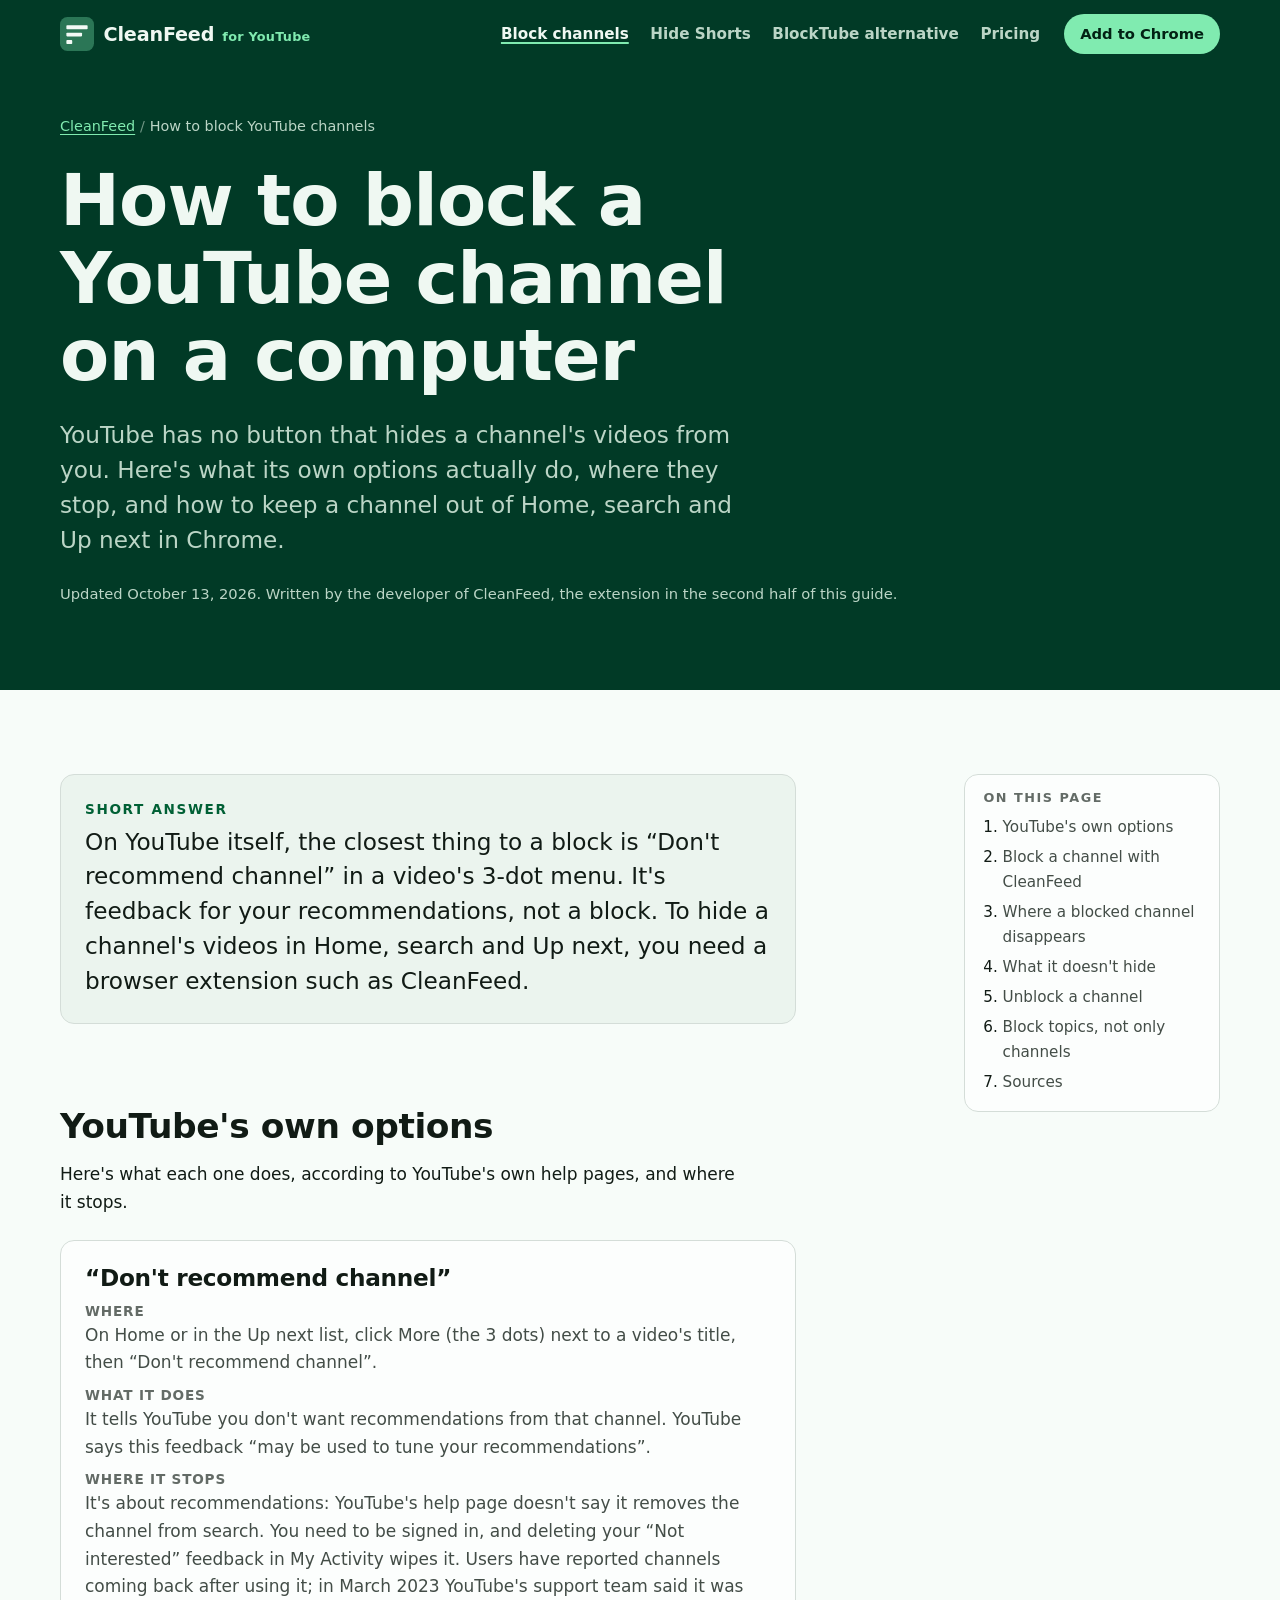
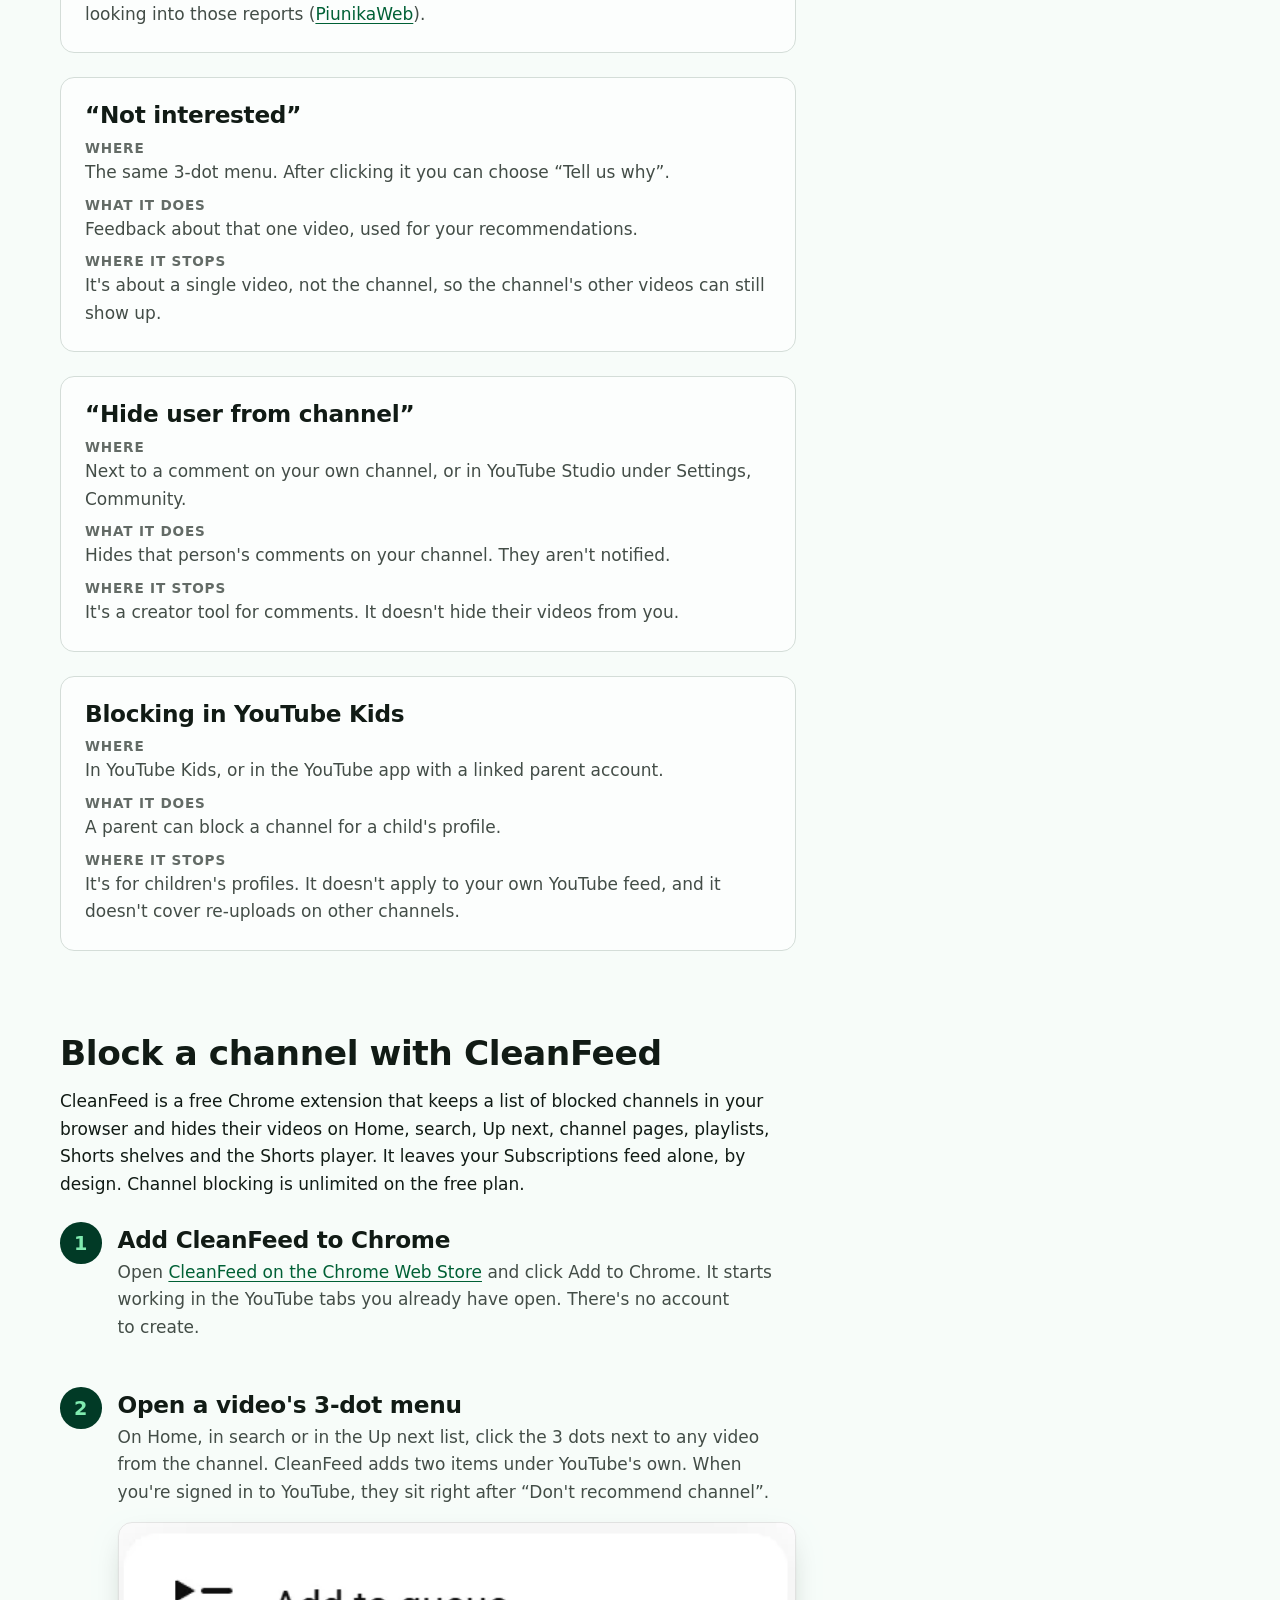
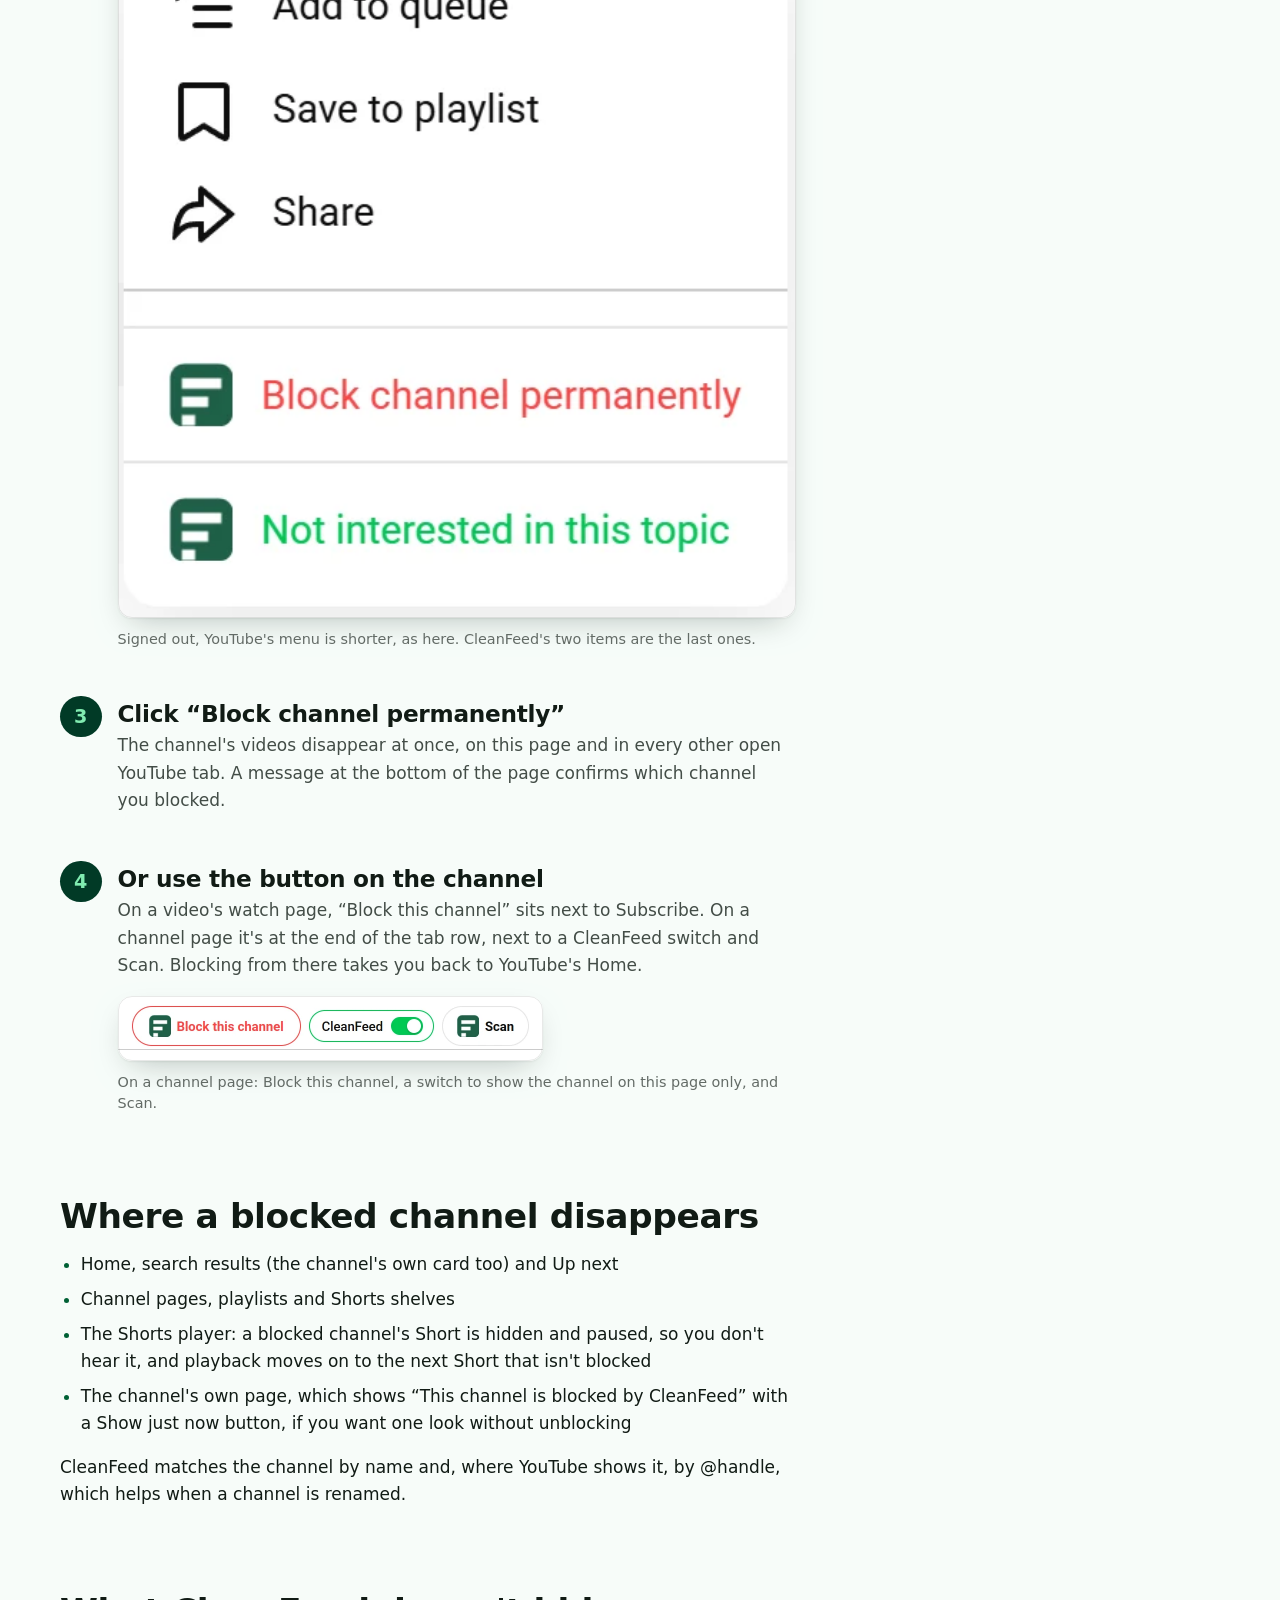
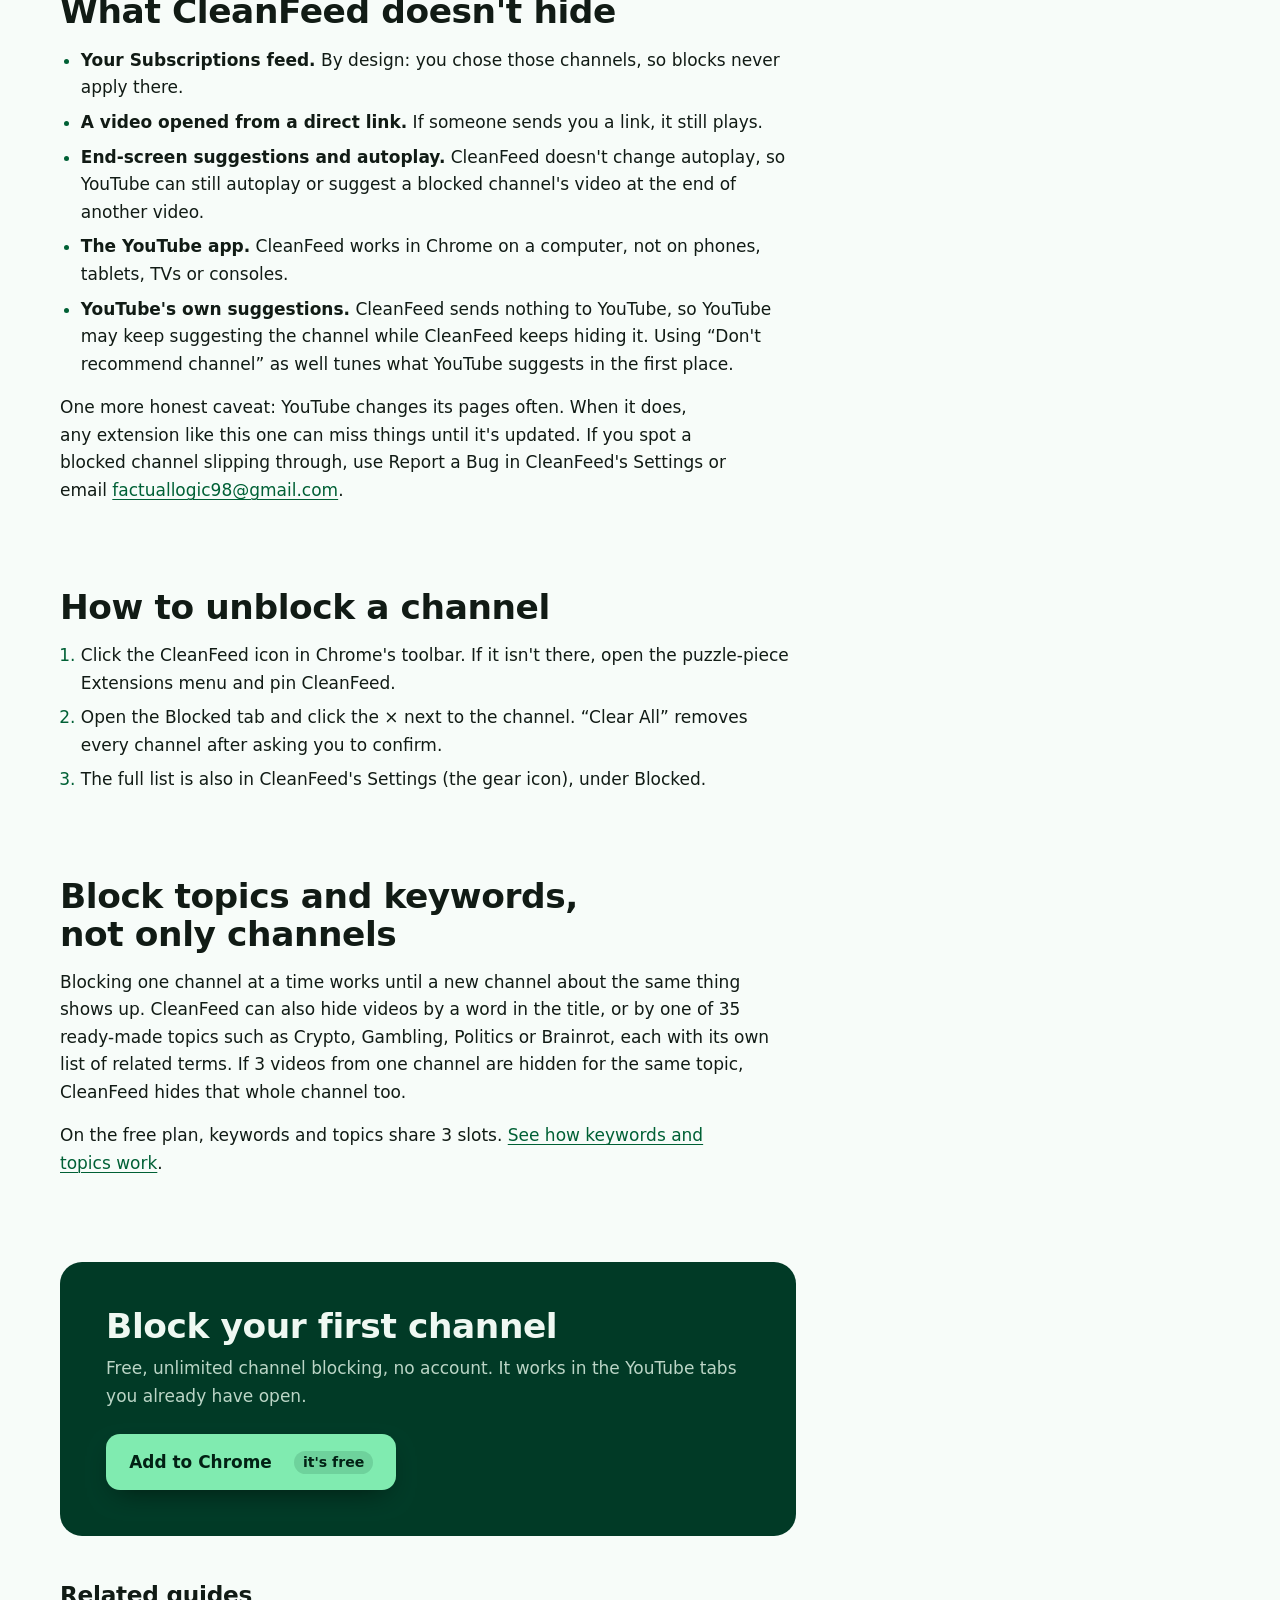
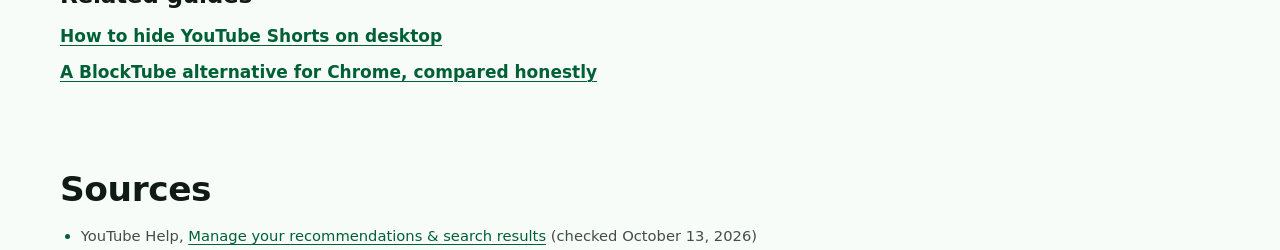
<file: docs/how-to-block-youtube-channels.html>
<!DOCTYPE html>
<html lang="en">
<head>
  <meta charset="utf-8">
  <meta name="viewport" content="width=device-width, initial-scale=1">
  <title>How to Block a YouTube Channel on Desktop (2026) | CleanFeed</title>
  <meta name="description" content="YouTube's “Don't recommend channel” only tunes recommendations. What each option does, and how to hide a channel from Home, search and Up next in Chrome.">
  <link rel="canonical" href="https://flindustries.github.io/CleanFeed/how-to-block-youtube-channels.html">
  <meta name="color-scheme" content="light dark">
  <meta name="theme-color" content="#0f4732">
  <link rel="icon" href="assets/favicon.svg" type="image/svg+xml">
  <link rel="icon" href="assets/icon-128.png" type="image/png" sizes="128x128">
  <link rel="apple-touch-icon" href="assets/icon-128.png">
  <link rel="stylesheet" href="assets/site.css">

  <meta property="og:type" content="article">
  <meta property="og:site_name" content="CleanFeed">
  <meta property="og:title" content="How to block a YouTube channel on a computer">
  <meta property="og:description" content="What YouTube's own options really do, and how to hide a channel from Home, search and Up next in Chrome, step by step.">
  <meta property="og:url" content="https://flindustries.github.io/CleanFeed/how-to-block-youtube-channels.html">
  <meta property="og:image" content="https://flindustries.github.io/CleanFeed/assets/og.png">
  <meta property="og:image:width" content="1400">
  <meta property="og:image:height" content="560">
  <meta property="og:image:alt" content="CleanFeed for YouTube: block the channels, words and topics you don't want.">
  <meta property="article:modified_time" content="2026-10-13">
  <meta name="twitter:card" content="summary_large_image">
  <meta name="twitter:title" content="How to block a YouTube channel on a computer">
  <meta name="twitter:description" content="What YouTube's own options really do, and how to hide a channel from Home, search and Up next in Chrome, step by step.">
  <meta name="twitter:image" content="https://flindustries.github.io/CleanFeed/assets/og.png">

  <script type="application/ld+json">
  {
    "@context": "https://schema.org",
    "@type": "HowTo",
    "name": "How to block a YouTube channel on a computer with CleanFeed",
    "description": "Hide a YouTube channel's videos in Home, search and Up next using the free CleanFeed extension for Chrome.",
    "image": "https://flindustries.github.io/CleanFeed/assets/cleanfeed-block-channel-permanently-menu.png",
    "tool": [{ "@type": "HowToTool", "name": "Google Chrome on a computer" }, { "@type": "HowToTool", "name": "CleanFeed for YouTube (free Chrome extension)" }],
    "step": [
      { "@type": "HowToStep", "position": 1, "name": "Add CleanFeed to Chrome", "text": "Open CleanFeed's Chrome Web Store page and click Add to Chrome. It starts working in YouTube tabs that are already open, and there is no account to create.", "url": "https://flindustries.github.io/CleanFeed/how-to-block-youtube-channels.html#step-1" },
      { "@type": "HowToStep", "position": 2, "name": "Open a video's 3-dot menu", "text": "On YouTube's Home, in search or in the Up next list, click the 3-dot menu next to any video from the channel.", "url": "https://flindustries.github.io/CleanFeed/how-to-block-youtube-channels.html#step-2", "image": "https://flindustries.github.io/CleanFeed/assets/guide-block-channel-permanently.webp" },
      { "@type": "HowToStep", "position": 3, "name": "Click Block channel permanently", "text": "Pick Block channel permanently. The channel's videos disappear right away from every open YouTube tab.", "url": "https://flindustries.github.io/CleanFeed/how-to-block-youtube-channels.html#step-3" },
      { "@type": "HowToStep", "position": 4, "name": "Or use the Block this channel button", "text": "On a video's watch page, Block this channel sits next to Subscribe. On a channel page it is at the end of the tab row.", "url": "https://flindustries.github.io/CleanFeed/how-to-block-youtube-channels.html#step-4", "image": "https://flindustries.github.io/CleanFeed/assets/guide-block-this-channel-button.webp" }
    ]
  }
  </script>
  <script type="application/ld+json">
  {
    "@context": "https://schema.org",
    "@type": "BreadcrumbList",
    "itemListElement": [
      { "@type": "ListItem", "position": 1, "name": "CleanFeed", "item": "https://flindustries.github.io/CleanFeed/" },
      { "@type": "ListItem", "position": 2, "name": "How to block YouTube channels", "item": "https://flindustries.github.io/CleanFeed/how-to-block-youtube-channels.html" }
    ]
  }
  </script>
</head>
<body>
  <a class="skip-link" href="#main">Skip to content</a>

  <header class="site-header">
    <div class="wrap">
      <a class="brand" href="./" aria-label="CleanFeed home">
        <svg viewBox="0 0 64 64" aria-hidden="true"><rect width="64" height="64" rx="14" fill="#2b7656"/><rect x="12" y="15.5" width="40" height="7.5" rx="1.5" fill="#f3faf6"/><rect x="12" y="29.5" width="29.5" height="7" rx="1.5" fill="#f3faf6"/><rect x="12" y="43.5" width="11" height="7.5" rx="1.5" fill="#f3faf6"/></svg>
        <span>CleanFeed <small>for YouTube</small></span>
      </a>
      <nav class="site-nav" aria-label="Main">
        <ul>
          <li><a href="how-to-block-youtube-channels.html" aria-current="page">Block channels</a></li>
          <li><a href="hide-youtube-shorts.html">Hide Shorts</a></li>
          <li><a href="blocktube-alternative.html"><span class="nav-long">BlockTube alternative</span><span class="nav-short">vs BlockTube</span></a></li>
          <li><a href="./#pricing">Pricing</a></li>
        </ul>
      </nav>
      <a class="header-cta" href="https://chromewebstore.google.com/detail/cleanfeed-for-youtube-blo/iikgdocegpniapcigmmgcnacfojmmnnd?utm_source=website&amp;utm_campaign=site">Add to Chrome</a>
    </div>
  </header>

  <main id="main">
    <div class="page-hero on-forest">
      <div class="wrap">
        <nav class="crumbs" aria-label="Breadcrumb">
          <ol>
            <li><a href="./">CleanFeed</a></li>
            <li><span aria-current="page">How to block YouTube channels</span></li>
          </ol>
        </nav>
        <h1>How to block a YouTube channel on a computer</h1>
        <p class="page-lede">YouTube has no button that hides a channel's videos from you. Here's what its own options actually do, where they stop, and how to keep a channel out of Home, search and Up next in Chrome.</p>
        <p class="page-meta">Updated October 13, 2026. Written by the developer of CleanFeed, the extension in the second half of this guide.</p>
      </div>
    </div>

    <div class="wrap article-layout">
      <nav class="toc" aria-labelledby="toc-title">
        <h2 id="toc-title">On this page</h2>
        <ol>
          <li><a href="#youtube-options">YouTube's own options</a></li>
          <li><a href="#cleanfeed-steps">Block a channel with CleanFeed</a></li>
          <li><a href="#where-hidden">Where a blocked channel disappears</a></li>
          <li><a href="#limits">What it doesn't hide</a></li>
          <li><a href="#unblock">Unblock a channel</a></li>
          <li><a href="#topics">Block topics, not only channels</a></li>
          <li><a href="#sources">Sources</a></li>
        </ol>
      </nav>

      <article class="article">
        <p class="answer"><strong>Short answer</strong>On YouTube itself, the closest thing to a block is “Don't recommend channel” in a video's 3-dot menu. It's feedback for your recommendations, not a block. To hide a channel's videos in Home, search and Up next, you need a browser extension such as CleanFeed.</p>

        <h2 id="youtube-options">YouTube's own options</h2>
        <p>Here's what each one does, according to YouTube's own help pages, and where it stops.</p>

        <div class="options">
          <section class="option" aria-labelledby="opt-dont-recommend">
            <h3 id="opt-dont-recommend">“Don't recommend channel”</h3>
            <dl>
              <div><dt>Where</dt><dd>On Home or in the Up next list, click More (the 3 dots) next to a video's title, then “Don't recommend channel”.</dd></div>
              <div><dt>What it does</dt><dd>It tells YouTube you don't want recommendations from that channel. YouTube says this feedback “may be used to tune your recommendations”.</dd></div>
              <div><dt>Where it stops</dt><dd>It's about recommendations: YouTube's help page doesn't say it removes the channel from search. You need to be signed in, and deleting your “Not interested” feedback in My Activity wipes it. Users have reported channels coming back after using it; in March 2023 YouTube's support team said it was looking into those reports (<a href="https://piunikaweb.com/2023/03/29/youtube-dont-recommend-channel-or-block-user-not-working/">PiunikaWeb</a>).</dd></div>
            </dl>
          </section>
          <section class="option" aria-labelledby="opt-not-interested">
            <h3 id="opt-not-interested">“Not interested”</h3>
            <dl>
              <div><dt>Where</dt><dd>The same 3-dot menu. After clicking it you can choose “Tell us why”.</dd></div>
              <div><dt>What it does</dt><dd>Feedback about that one video, used for your recommendations.</dd></div>
              <div><dt>Where it stops</dt><dd>It's about a single video, not the channel, so the channel's other videos can still show up.</dd></div>
            </dl>
          </section>
          <section class="option" aria-labelledby="opt-hide-user">
            <h3 id="opt-hide-user">“Hide user from channel”</h3>
            <dl>
              <div><dt>Where</dt><dd>Next to a comment on your own channel, or in YouTube Studio under Settings, Community.</dd></div>
              <div><dt>What it does</dt><dd>Hides that person's comments on your channel. They aren't notified.</dd></div>
              <div><dt>Where it stops</dt><dd>It's a creator tool for comments. It doesn't hide their videos from you.</dd></div>
            </dl>
          </section>
          <section class="option" aria-labelledby="opt-kids">
            <h3 id="opt-kids">Blocking in YouTube Kids</h3>
            <dl>
              <div><dt>Where</dt><dd>In YouTube Kids, or in the YouTube app with a linked parent account.</dd></div>
              <div><dt>What it does</dt><dd>A parent can block a channel for a child's profile.</dd></div>
              <div><dt>Where it stops</dt><dd>It's for children's profiles. It doesn't apply to your own YouTube feed, and it doesn't cover re-uploads on other channels.</dd></div>
            </dl>
          </section>
        </div>

        <h2 id="cleanfeed-steps">Block a channel with CleanFeed</h2>
        <p>CleanFeed is a free Chrome extension that keeps a list of blocked channels in your browser and hides their videos on Home, search, Up next, channel pages, playlists, Shorts shelves and the Shorts player. It leaves your Subscriptions feed alone, by design. Channel blocking is unlimited on the free plan.</p>

        <ol class="steps">
          <li id="step-1">
            <h3>Add CleanFeed to Chrome</h3>
            <p>Open <a href="https://chromewebstore.google.com/detail/cleanfeed-for-youtube-blo/iikgdocegpniapcigmmgcnacfojmmnnd?utm_source=website&amp;utm_campaign=site">CleanFeed on the Chrome Web Store</a> and click Add to Chrome. It starts working in the YouTube tabs you already have open. There's no account to create.</p>
          </li>
          <li id="step-2">
            <h3>Open a video's 3-dot menu</h3>
            <p>On Home, in search or in the Up next list, click the 3 dots next to any video from the channel. CleanFeed adds two items under YouTube's own. When you're signed in to YouTube, they sit right after “Don't recommend channel”.</p>
            <figure class="shot">
              <picture>
                <source media="(max-width: 600px)" srcset="assets/cleanfeed-3-dot-menu-items.webp" width="474" height="486">
                <img src="assets/guide-block-channel-permanently.webp" width="1300" height="427" loading="lazy"
                     alt="A YouTube search result with its 3-dot menu open. Below Add to queue, Save to playlist and Share, CleanFeed adds Block channel permanently and Not interested in this topic.">
              </picture>
              <figcaption>Signed out, YouTube's menu is shorter, as here. CleanFeed's two items are the last ones.</figcaption>
            </figure>
          </li>
          <li id="step-3">
            <h3>Click “Block channel permanently”</h3>
            <p>The channel's videos disappear at once, on this page and in every other open YouTube tab. A message at the bottom of the page confirms which channel you blocked.</p>
          </li>
          <li id="step-4">
            <h3>Or use the button on the channel</h3>
            <p>On a video's watch page, “Block this channel” sits next to Subscribe. On a channel page it's at the end of the tab row, next to a CleanFeed switch and Scan. Blocking from there takes you back to YouTube's Home.</p>
            <figure class="shot">
              <img src="assets/guide-block-this-channel-button.webp" width="850" height="130" loading="lazy" style="max-width: 425px"
                   alt="CleanFeed's buttons at the end of a YouTube channel's tab row: Block this channel, a CleanFeed on/off switch, and Scan.">
              <figcaption>On a channel page: Block this channel, a switch to show the channel on this page only, and Scan.</figcaption>
            </figure>
          </li>
        </ol>

        <h2 id="where-hidden">Where a blocked channel disappears</h2>
        <ul>
          <li>Home, search results (the channel's own card too) and Up next</li>
          <li>Channel pages, playlists and Shorts shelves</li>
          <li>The Shorts player: a blocked channel's Short is hidden and paused, so you don't hear it, and playback moves on to the next Short that isn't blocked</li>
          <li>The channel's own page, which shows “This channel is blocked by CleanFeed” with a Show just now button, if you want one look without unblocking</li>
        </ul>
        <p>CleanFeed matches the channel by name and, where YouTube shows it, by @handle, which helps when a channel is renamed.</p>

        <h2 id="limits">What CleanFeed doesn't hide</h2>
        <ul>
          <li><strong>Your Subscriptions feed.</strong> By design: you chose those channels, so blocks never apply there.</li>
          <li><strong>A video opened from a direct link.</strong> If someone sends you a link, it still plays.</li>
          <li><strong>End-screen suggestions and autoplay.</strong> CleanFeed doesn't change autoplay, so YouTube can still autoplay or suggest a blocked channel's video at the end of another video.</li>
          <li><strong>The YouTube app.</strong> CleanFeed works in Chrome on a computer, not on phones, tablets, TVs or consoles.</li>
          <li><strong>YouTube's own suggestions.</strong> CleanFeed sends nothing to YouTube, so YouTube may keep suggesting the channel while CleanFeed keeps hiding it. Using “Don't recommend channel” as well tunes what YouTube suggests in the first place.</li>
        </ul>
        <p>One more honest caveat: YouTube changes its pages often. When it does, any extension like this one can miss things until it's updated. If you spot a blocked channel slipping through, use Report a Bug in CleanFeed's Settings or email <a href="mailto:factuallogic98@gmail.com">factuallogic98@gmail.com</a>.</p>

        <h2 id="unblock">How to unblock a channel</h2>
        <ol>
          <li>Click the CleanFeed icon in Chrome's toolbar. If it isn't there, open the puzzle-piece Extensions menu and pin CleanFeed.</li>
          <li>Open the Blocked tab and click the × next to the channel. “Clear All” removes every channel after asking you to confirm.</li>
          <li>The full list is also in CleanFeed's Settings (the gear icon), under Blocked.</li>
        </ol>

        <h2 id="topics">Block topics and keywords, not only channels</h2>
        <p>Blocking one channel at a time works until a new channel about the same thing shows up. CleanFeed can also hide videos by a word in the title, or by one of 35 ready-made topics such as Crypto, Gambling, Politics or Brainrot, each with its own list of related terms. If 3 videos from one channel are hidden for the same topic, CleanFeed hides that whole channel too.</p>
        <p>On the free plan, keywords and topics share 3 slots. <a href="./#features">See how keywords and topics work</a>.</p>

        <section class="article-cta" aria-labelledby="cta-title">
          <h2 id="cta-title">Block your first channel</h2>
          <p>Free, unlimited channel blocking, no account. It works in the YouTube tabs you already have open.</p>
          <a class="btn btn-primary" href="https://chromewebstore.google.com/detail/cleanfeed-for-youtube-blo/iikgdocegpniapcigmmgcnacfojmmnnd?utm_source=website&amp;utm_campaign=site">Add to Chrome<span class="visually-hidden">,</span> <span class="btn-note">it's free</span></a>
        </section>

        <section class="related" aria-labelledby="related-title">
          <h2 id="related-title">Related guides</h2>
          <ul>
            <li><a href="hide-youtube-shorts.html">How to hide YouTube Shorts on desktop</a></li>
            <li><a href="blocktube-alternative.html">A BlockTube alternative for Chrome, compared honestly</a></li>
          </ul>
        </section>

        <h2 id="sources">Sources</h2>
        <ul class="sources">
          <li>YouTube Help, <a href="https://support.google.com/youtube/answer/6342839">Manage your recommendations &amp; search results</a> (checked October 13, 2026)</li>
          <li>YouTube Help, <a href="https://support.google.com/youtube/answer/9482361">Hide users from your channel</a> (checked October 13, 2026)</li>
          <li>YouTube Kids Help, <a href="https://support.google.com/youtubekids/answer/7178746">Block &amp; share content on YouTube Kids</a> (checked October 13, 2026)</li>
          <li>PiunikaWeb, <a href="https://piunikaweb.com/2023/03/29/youtube-dont-recommend-channel-or-block-user-not-working/">YouTube “Don't recommend channel” or “Block user” not working</a>, March 29, 2023</li>
        </ul>
      </article>
    </div>
  </main>

  <footer class="site-footer">
    <div class="wrap">
      <div class="footer-grid">
        <div>
          <a class="brand" href="./">
            <svg viewBox="0 0 64 64" aria-hidden="true"><rect width="64" height="64" rx="14" fill="#2b7656"/><rect x="12" y="15.5" width="40" height="7.5" rx="1.5" fill="#f3faf6"/><rect x="12" y="29.5" width="29.5" height="7" rx="1.5" fill="#f3faf6"/><rect x="12" y="43.5" width="11" height="7.5" rx="1.5" fill="#f3faf6"/></svg>
            <span>CleanFeed</span>
          </a>
          <p>A Chrome extension that blocks YouTube channels, keywords and topics, and hides Shorts. Made by an independent developer. Not affiliated with YouTube or Google.</p>
        </div>
        <div>
          <h2>Guides</h2>
          <ul>
            <li><a href="how-to-block-youtube-channels.html">How to block YouTube channels</a></li>
            <li><a href="hide-youtube-shorts.html">How to hide YouTube Shorts</a></li>
            <li><a href="blocktube-alternative.html">A BlockTube alternative</a></li>
          </ul>
        </div>
        <div>
          <h2>CleanFeed</h2>
          <ul>
            <li><a href="https://chromewebstore.google.com/detail/cleanfeed-for-youtube-blo/iikgdocegpniapcigmmgcnacfojmmnnd?utm_source=website&amp;utm_campaign=site">Chrome Web Store</a></li>
            <li><a href="./#pricing">Pricing</a></li>
            <li><a href="privacy-policy.html">Privacy policy</a></li>
            <li><a href="mailto:factuallogic98@gmail.com">factuallogic98@gmail.com</a></li>
          </ul>
        </div>
      </div>
      <p class="footer-note">YouTube is a trademark of Google LLC. This site sets no cookies and loads no analytics.</p>
    </div>
  </footer>
</body>
</html>
</file>
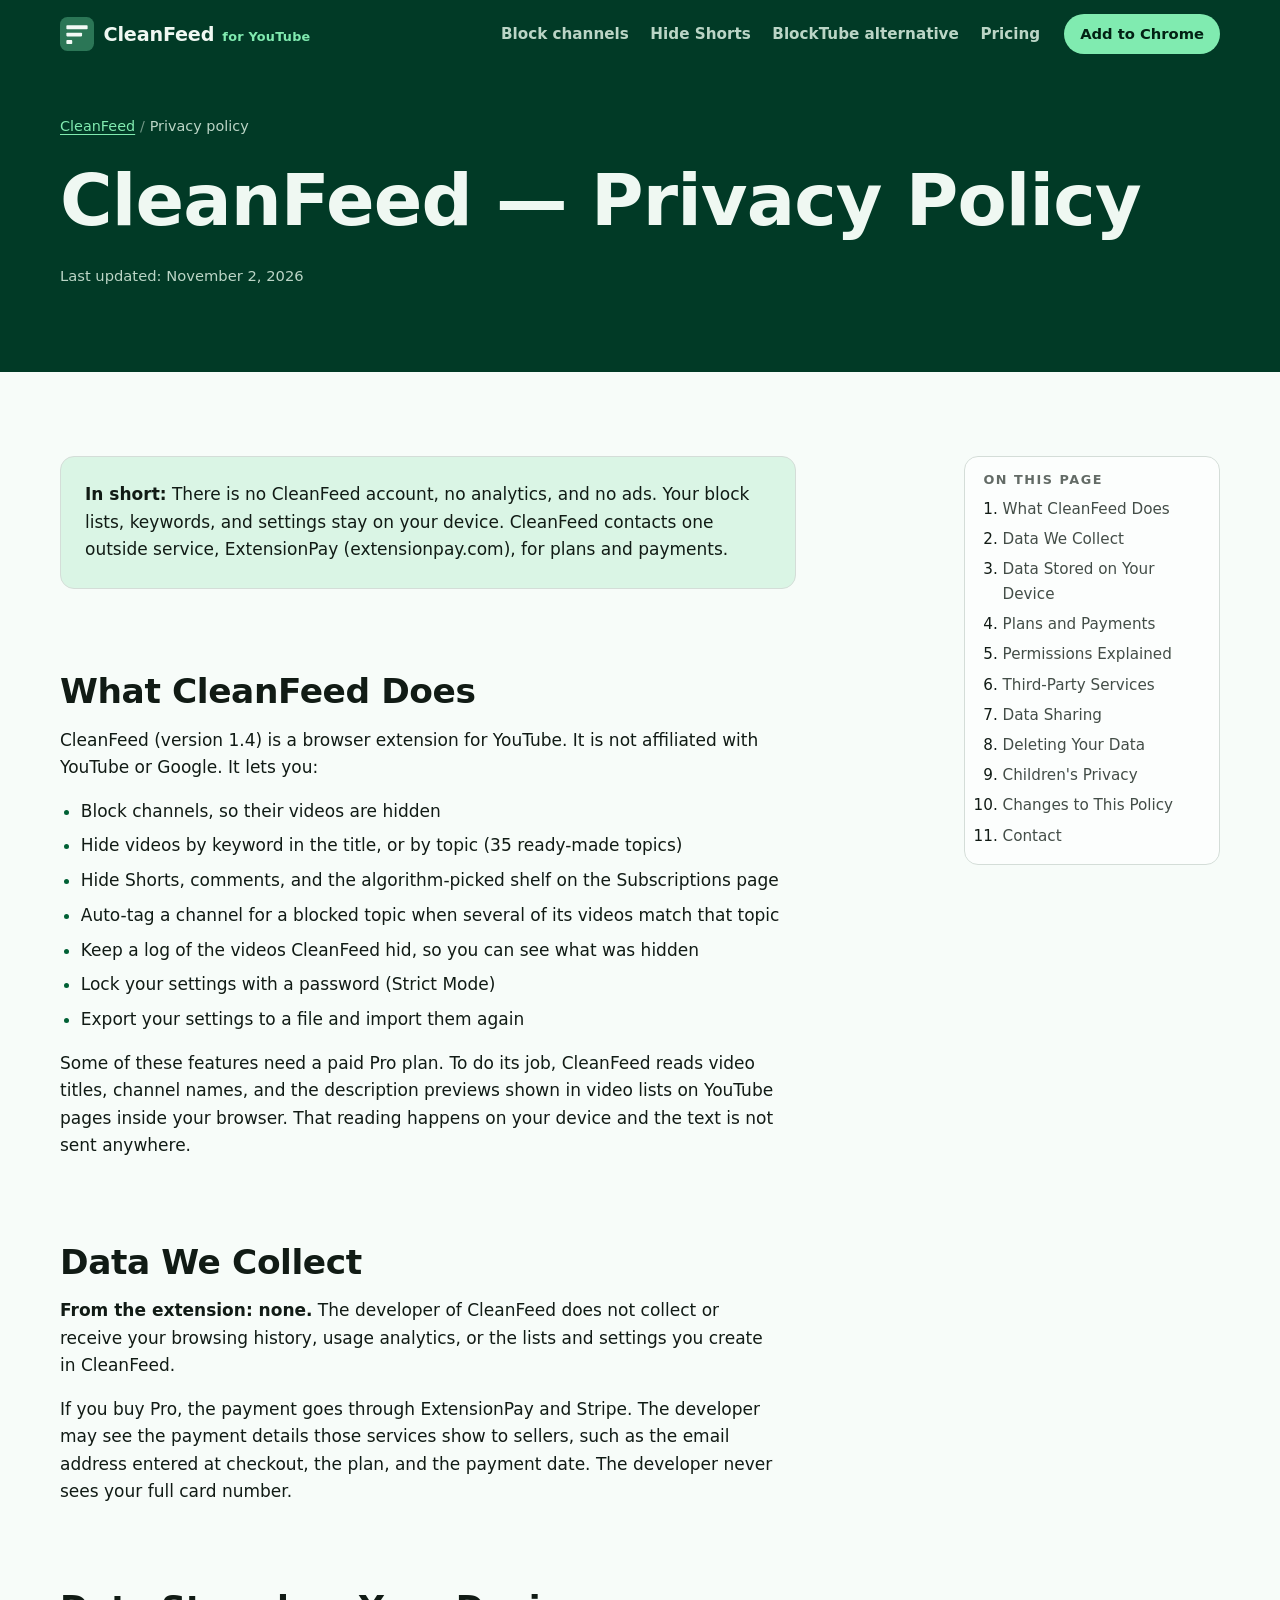
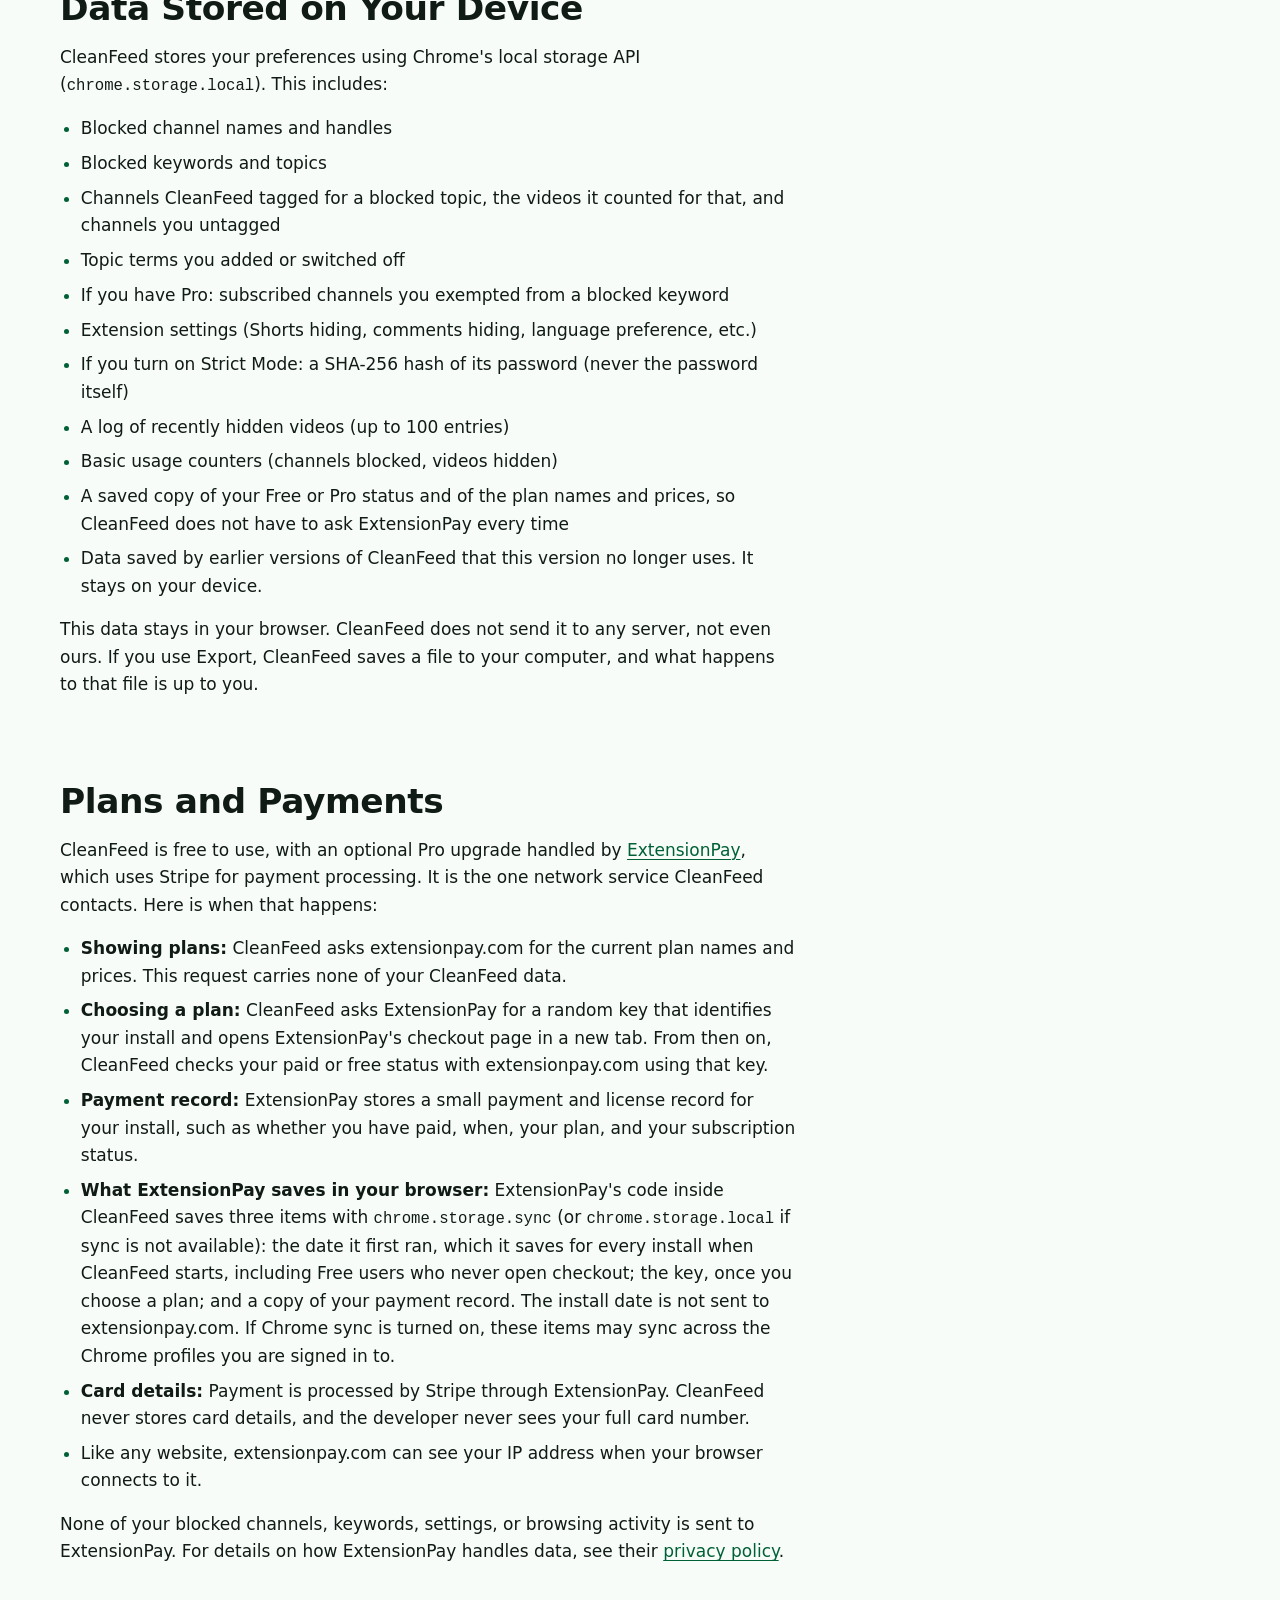
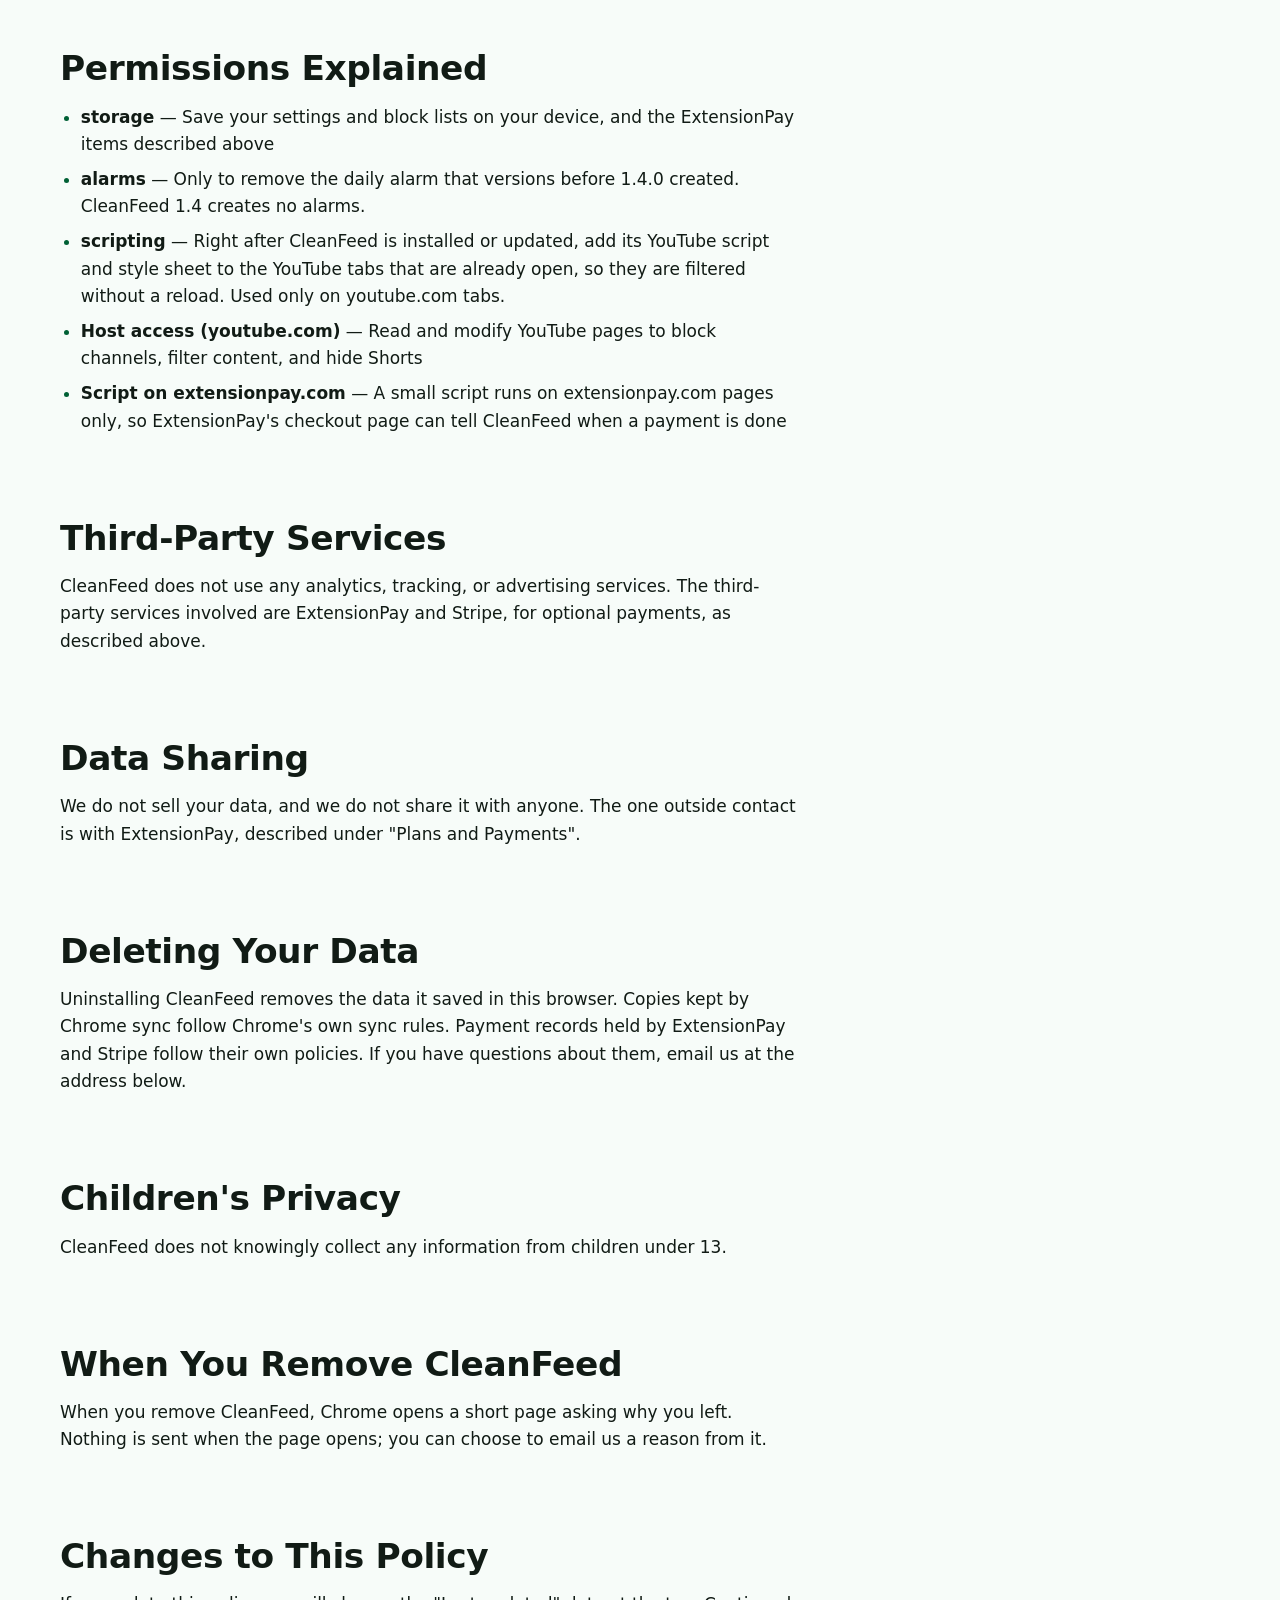
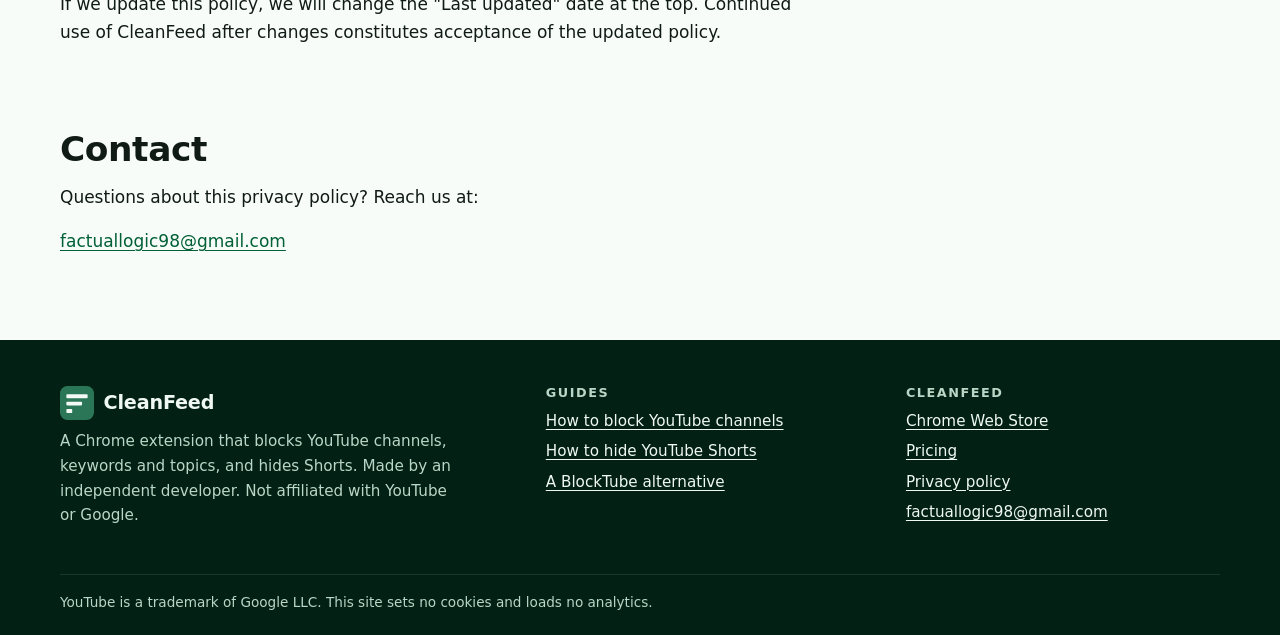
<file: docs/privacy-policy.html>
<!DOCTYPE html>
<html lang="en">
<head>
  <meta charset="utf-8">
  <meta name="viewport" content="width=device-width, initial-scale=1">
  <title>CleanFeed — Privacy Policy</title>
  <meta name="description" content="How CleanFeed for YouTube handles your data: no CleanFeed account, no analytics, lists and settings stay in your browser, and ExtensionPay for optional payments.">
  <link rel="canonical" href="https://flindustries.github.io/CleanFeed/privacy-policy.html">
  <meta name="color-scheme" content="light dark">
  <meta name="theme-color" content="#0f4732">
  <link rel="icon" href="assets/favicon.svg" type="image/svg+xml">
  <link rel="icon" href="assets/icon-128.png" type="image/png" sizes="128x128">
  <link rel="apple-touch-icon" href="assets/icon-128.png">
  <link rel="stylesheet" href="assets/site.css">
</head>
<body>
  <a class="skip-link" href="#main">Skip to content</a>

  <header class="site-header">
    <div class="wrap">
      <a class="brand" href="./" aria-label="CleanFeed home">
        <svg viewBox="0 0 64 64" aria-hidden="true"><rect width="64" height="64" rx="14" fill="#2b7656"/><rect x="12" y="15.5" width="40" height="7.5" rx="1.5" fill="#f3faf6"/><rect x="12" y="29.5" width="29.5" height="7" rx="1.5" fill="#f3faf6"/><rect x="12" y="43.5" width="11" height="7.5" rx="1.5" fill="#f3faf6"/></svg>
        <span>CleanFeed <small>for YouTube</small></span>
      </a>
      <nav class="site-nav" aria-label="Main">
        <ul>
          <li><a href="how-to-block-youtube-channels.html">Block channels</a></li>
          <li><a href="hide-youtube-shorts.html">Hide Shorts</a></li>
          <li><a href="blocktube-alternative.html"><span class="nav-long">BlockTube alternative</span><span class="nav-short">vs BlockTube</span></a></li>
          <li><a href="./#pricing">Pricing</a></li>
        </ul>
      </nav>
      <a class="header-cta" href="https://chromewebstore.google.com/detail/cleanfeed-for-youtube-blo/iikgdocegpniapcigmmgcnacfojmmnnd?utm_source=website&amp;utm_campaign=site">Add to Chrome</a>
    </div>
  </header>

  <main id="main">
    <div class="page-hero on-forest">
      <div class="wrap">
        <nav class="crumbs" aria-label="Breadcrumb">
          <ol>
            <li><a href="./">CleanFeed</a></li>
            <li><span aria-current="page">Privacy policy</span></li>
          </ol>
        </nav>
        <h1 class="policy-title">CleanFeed — Privacy Policy</h1>
        <p class="page-meta">Last updated: November 2, 2026</p>
      </div>
    </div>

    <div class="wrap article-layout">
      <nav class="toc" aria-labelledby="toc-title">
        <h2 id="toc-title">On this page</h2>
        <ol>
          <li><a href="#what-cleanfeed-does">What CleanFeed Does</a></li>
          <li><a href="#data-we-collect">Data We Collect</a></li>
          <li><a href="#data-stored-on-your-device">Data Stored on Your Device</a></li>
          <li><a href="#plans-and-payments">Plans and Payments</a></li>
          <li><a href="#permissions-explained">Permissions Explained</a></li>
          <li><a href="#third-party-services">Third-Party Services</a></li>
          <li><a href="#data-sharing">Data Sharing</a></li>
          <li><a href="#deleting-your-data">Deleting Your Data</a></li>
          <li><a href="#children-s-privacy">Children's Privacy</a></li>
          <li><a href="#changes-to-this-policy">Changes to This Policy</a></li>
          <li><a href="#contact">Contact</a></li>
        </ol>
      </nav>

      <article class="article policy">
        <div class="callout policy-summary">
          <strong>In short:</strong> There is no CleanFeed account, no analytics, and no ads. Your block lists, keywords, and settings stay on your device. CleanFeed contacts one outside service, ExtensionPay (extensionpay.com), for plans and payments.
        </div>

        <h2 id="what-cleanfeed-does">What CleanFeed Does</h2>
        <p>CleanFeed (version 1.4) is a browser extension for YouTube. It is not affiliated with YouTube or Google. It lets you:</p>
        <ul>
          <li>Block channels, so their videos are hidden</li>
          <li>Hide videos by keyword in the title, or by topic (35 ready-made topics)</li>
          <li>Hide Shorts, comments, and the algorithm-picked shelf on the Subscriptions page</li>
          <li>Auto-tag a channel for a blocked topic when several of its videos match that topic</li>
          <li>Keep a log of the videos CleanFeed hid, so you can see what was hidden</li>
          <li>Lock your settings with a password (Strict Mode)</li>
          <li>Export your settings to a file and import them again</li>
        </ul>
        <p>Some of these features need a paid Pro plan. To do its job, CleanFeed reads video titles, channel names, and the description previews shown in video lists on YouTube pages inside your browser. That reading happens on your device and the text is not sent anywhere.</p>

        <h2 id="data-we-collect">Data We Collect</h2>
        <p><strong>From the extension: none.</strong> The developer of CleanFeed does not collect or receive your browsing history, usage analytics, or the lists and settings you create in CleanFeed.</p>
        <p>If you buy Pro, the payment goes through ExtensionPay and Stripe. The developer may see the payment details those services show to sellers, such as the email address entered at checkout, the plan, and the payment date. The developer never sees your full card number.</p>

        <h2 id="data-stored-on-your-device">Data Stored on Your Device</h2>
        <p>CleanFeed stores your preferences using Chrome's local storage API (<code>chrome.storage.local</code>). This includes:</p>
        <ul>
          <li>Blocked channel names and handles</li>
          <li>Blocked keywords and topics</li>
          <li>Channels CleanFeed tagged for a blocked topic, the videos it counted for that, and channels you untagged</li>
          <li>Topic terms you added or switched off</li>
          <li>If you have Pro: subscribed channels you exempted from a blocked keyword</li>
          <li>Extension settings (Shorts hiding, comments hiding, language preference, etc.)</li>
          <li>If you turn on Strict Mode: a SHA-256 hash of its password (never the password itself)</li>
          <li>A log of recently hidden videos (up to 100 entries)</li>
          <li>Basic usage counters (channels blocked, videos hidden)</li>
          <li>A saved copy of your Free or Pro status and of the plan names and prices, so CleanFeed does not have to ask ExtensionPay every time</li>
          <li>Data saved by earlier versions of CleanFeed that this version no longer uses. It stays on your device.</li>
        </ul>
        <p>This data stays in your browser. CleanFeed does not send it to any server, not even ours. If you use Export, CleanFeed saves a file to your computer, and what happens to that file is up to you.</p>

        <h2 id="plans-and-payments">Plans and Payments</h2>
        <p>CleanFeed is free to use, with an optional Pro upgrade handled by <a href="https://extensionpay.com" target="_blank" rel="noopener">ExtensionPay</a>, which uses Stripe for payment processing. It is the one network service CleanFeed contacts. Here is when that happens:</p>
        <ul>
          <li><strong>Showing plans:</strong> CleanFeed asks extensionpay.com for the current plan names and prices. This request carries none of your CleanFeed data.</li>
          <li><strong>Choosing a plan:</strong> CleanFeed asks ExtensionPay for a random key that identifies your install and opens ExtensionPay's checkout page in a new tab. From then on, CleanFeed checks your paid or free status with extensionpay.com using that key.</li>
          <li><strong>Payment record:</strong> ExtensionPay stores a small payment and license record for your install, such as whether you have paid, when, your plan, and your subscription status.</li>
          <li><strong>What ExtensionPay saves in your browser:</strong> ExtensionPay's code inside CleanFeed saves three items with <code>chrome.storage.sync</code> (or <code>chrome.storage.local</code> if sync is not available): the date it first ran, which it saves for every install when CleanFeed starts, including Free users who never open checkout; the key, once you choose a plan; and a copy of your payment record. The install date is not sent to extensionpay.com. If Chrome sync is turned on, these items may sync across the Chrome profiles you are signed in to.</li>
          <li><strong>Card details:</strong> Payment is processed by Stripe through ExtensionPay. CleanFeed never stores card details, and the developer never sees your full card number.</li>
          <li>Like any website, extensionpay.com can see your IP address when your browser connects to it.</li>
        </ul>
        <p>None of your blocked channels, keywords, settings, or browsing activity is sent to ExtensionPay. For details on how ExtensionPay handles data, see their <a href="https://extensionpay.com/privacy" target="_blank" rel="noopener">privacy policy</a>.</p>

        <h2 id="permissions-explained">Permissions Explained</h2>
        <ul>
          <li><strong>storage</strong> — Save your settings and block lists on your device, and the ExtensionPay items described above</li>
          <li><strong>alarms</strong> — Only to remove the daily alarm that versions before 1.4.0 created. CleanFeed 1.4 creates no alarms.</li>
          <li><strong>scripting</strong> — Right after CleanFeed is installed or updated, add its YouTube script and style sheet to the YouTube tabs that are already open, so they are filtered without a reload. Used only on youtube.com tabs.</li>
          <li><strong>Host access (youtube.com)</strong> — Read and modify YouTube pages to block channels, filter content, and hide Shorts</li>
          <li><strong>Script on extensionpay.com</strong> — A small script runs on extensionpay.com pages only, so ExtensionPay's checkout page can tell CleanFeed when a payment is done</li>
        </ul>

        <h2 id="third-party-services">Third-Party Services</h2>
        <p>CleanFeed does not use any analytics, tracking, or advertising services. The third-party services involved are ExtensionPay and Stripe, for optional payments, as described above.</p>

        <h2 id="data-sharing">Data Sharing</h2>
        <p>We do not sell your data, and we do not share it with anyone. The one outside contact is with ExtensionPay, described under "Plans and Payments".</p>

        <h2 id="deleting-your-data">Deleting Your Data</h2>
        <p>Uninstalling CleanFeed removes the data it saved in this browser. Copies kept by Chrome sync follow Chrome's own sync rules. Payment records held by ExtensionPay and Stripe follow their own policies. If you have questions about them, email us at the address below.</p>

        <h2 id="children-s-privacy">Children's Privacy</h2>
        <p>CleanFeed does not knowingly collect any information from children under 13.</p>

        <h2 id="when-you-remove-cleanfeed">When You Remove CleanFeed</h2>
        <p>When you remove CleanFeed, Chrome opens a short page asking why you left. Nothing is sent when the page opens; you can choose to email us a reason from it.</p>

        <h2 id="changes-to-this-policy">Changes to This Policy</h2>
        <p>If we update this policy, we will change the "Last updated" date at the top. Continued use of CleanFeed after changes constitutes acceptance of the updated policy.</p>

        <h2 id="contact">Contact</h2>
        <p>Questions about this privacy policy? Reach us at:</p>
        <p><a href="mailto:factuallogic98@gmail.com">factuallogic98@gmail.com</a></p>
      </article>
    </div>
  </main>

  <footer class="site-footer">
    <div class="wrap">
      <div class="footer-grid">
        <div>
          <a class="brand" href="./">
            <svg viewBox="0 0 64 64" aria-hidden="true"><rect width="64" height="64" rx="14" fill="#2b7656"/><rect x="12" y="15.5" width="40" height="7.5" rx="1.5" fill="#f3faf6"/><rect x="12" y="29.5" width="29.5" height="7" rx="1.5" fill="#f3faf6"/><rect x="12" y="43.5" width="11" height="7.5" rx="1.5" fill="#f3faf6"/></svg>
            <span>CleanFeed</span>
          </a>
          <p>A Chrome extension that blocks YouTube channels, keywords and topics, and hides Shorts. Made by an independent developer. Not affiliated with YouTube or Google.</p>
        </div>
        <div>
          <h2>Guides</h2>
          <ul>
            <li><a href="how-to-block-youtube-channels.html">How to block YouTube channels</a></li>
            <li><a href="hide-youtube-shorts.html">How to hide YouTube Shorts</a></li>
            <li><a href="blocktube-alternative.html">A BlockTube alternative</a></li>
          </ul>
        </div>
        <div>
          <h2>CleanFeed</h2>
          <ul>
            <li><a href="https://chromewebstore.google.com/detail/cleanfeed-for-youtube-blo/iikgdocegpniapcigmmgcnacfojmmnnd?utm_source=website&amp;utm_campaign=site">Chrome Web Store</a></li>
            <li><a href="./#pricing">Pricing</a></li>
            <li><a href="privacy-policy.html" aria-current="page">Privacy policy</a></li>
            <li><a href="mailto:factuallogic98@gmail.com">factuallogic98@gmail.com</a></li>
          </ul>
        </div>
      </div>
      <p class="footer-note">YouTube is a trademark of Google LLC. This site sets no cookies and loads no analytics.</p>
    </div>
  </footer>
</body>
</html>
</file>
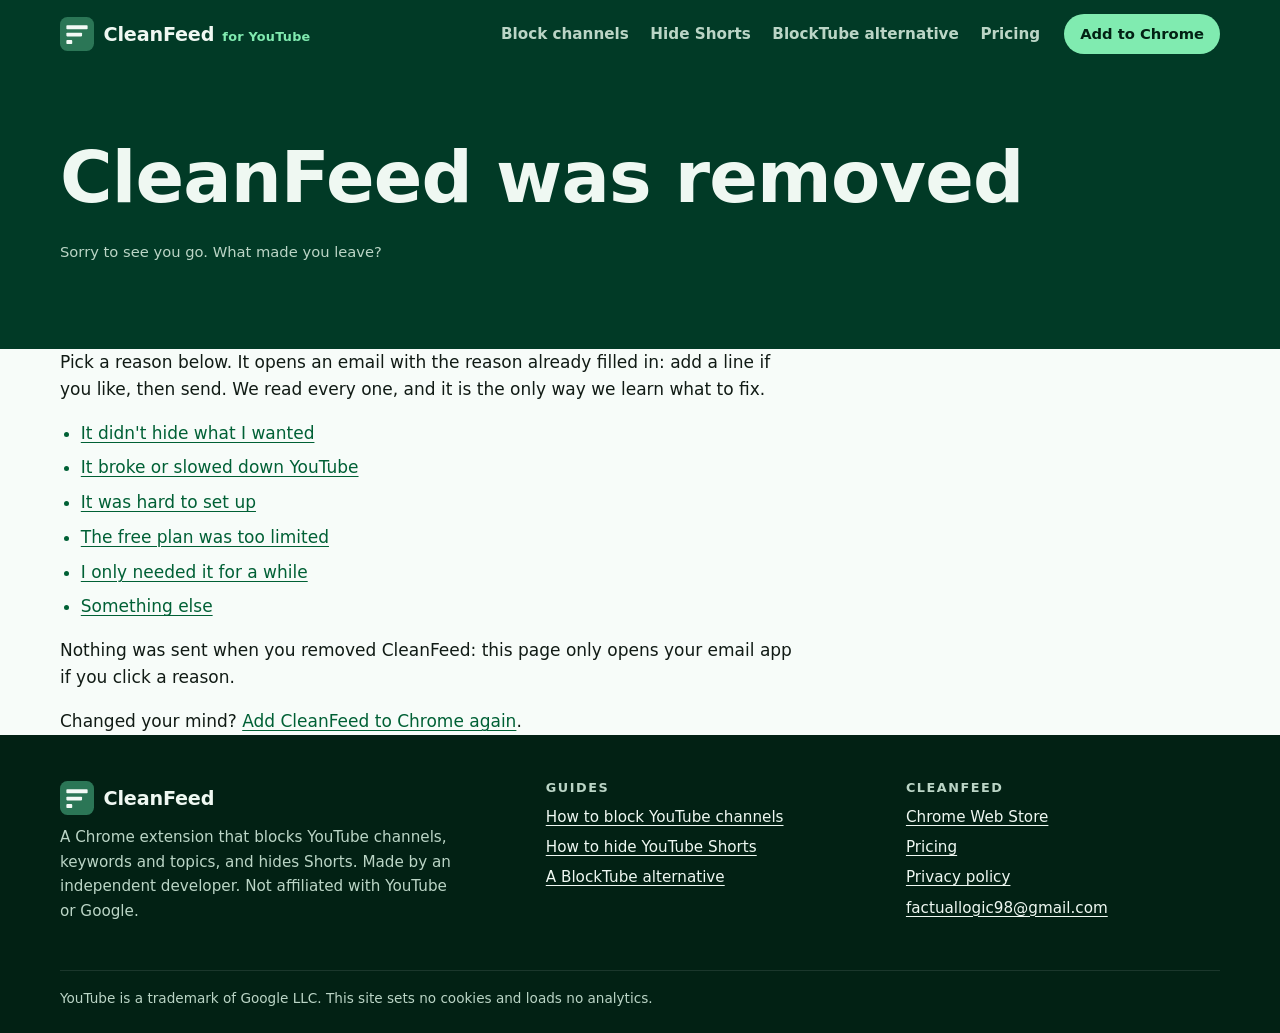
<file: docs/uninstall.html>
<!DOCTYPE html>
<html lang="en">
<head>
  <meta charset="utf-8">
  <meta name="viewport" content="width=device-width, initial-scale=1">
  <title>CleanFeed was removed — tell us why</title>
  <meta name="description" content="CleanFeed was removed from Chrome. One click tells us what went wrong.">
  <link rel="canonical" href="https://flindustries.github.io/CleanFeed/uninstall.html">
  <meta name="color-scheme" content="light dark">
  <meta name="theme-color" content="#0f4732">
  <link rel="icon" href="assets/favicon.svg" type="image/svg+xml">
  <link rel="icon" href="assets/icon-128.png" type="image/png" sizes="128x128">
  <link rel="apple-touch-icon" href="assets/icon-128.png">
  <link rel="stylesheet" href="assets/site.css">
  <meta name="robots" content="noindex">
</head>
<body>
  <a class="skip-link" href="#main">Skip to content</a>

  <header class="site-header">
    <div class="wrap">
      <a class="brand" href="./" aria-label="CleanFeed home">
        <svg viewBox="0 0 64 64" aria-hidden="true"><rect width="64" height="64" rx="14" fill="#2b7656"/><rect x="12" y="15.5" width="40" height="7.5" rx="1.5" fill="#f3faf6"/><rect x="12" y="29.5" width="29.5" height="7" rx="1.5" fill="#f3faf6"/><rect x="12" y="43.5" width="11" height="7.5" rx="1.5" fill="#f3faf6"/></svg>
        <span>CleanFeed <small>for YouTube</small></span>
      </a>
      <nav class="site-nav" aria-label="Main">
        <ul>
          <li><a href="how-to-block-youtube-channels.html">Block channels</a></li>
          <li><a href="hide-youtube-shorts.html">Hide Shorts</a></li>
          <li><a href="blocktube-alternative.html"><span class="nav-long">BlockTube alternative</span><span class="nav-short">vs BlockTube</span></a></li>
          <li><a href="./#pricing">Pricing</a></li>
        </ul>
      </nav>
      <a class="header-cta" href="https://chromewebstore.google.com/detail/cleanfeed-for-youtube-blo/iikgdocegpniapcigmmgcnacfojmmnnd?utm_source=website&amp;utm_campaign=site">Add to Chrome</a>
    </div>
  </header>

  <main id="main">
    <div class="page-hero on-forest">
      <div class="wrap">
        <h1 class="policy-title">CleanFeed was removed</h1>
        <p class="page-meta">Sorry to see you go. What made you leave?</p>
      </div>
    </div>

    <div class="wrap">
      <article class="article policy">
        <p>Pick a reason below. It opens an email with the reason already filled in: add a line if you like, then send. We read every one, and it is the only way we learn what to fix.</p>
        <ul>
          <li><a href="mailto:cleanfeed.support@gmail.com?subject=CleanFeed%20removed%3A%20It%20didn%27t%20hide%20what%20I%20wanted">It didn't hide what I wanted</a></li>
          <li><a href="mailto:cleanfeed.support@gmail.com?subject=CleanFeed%20removed%3A%20It%20broke%20or%20slowed%20down%20YouTube">It broke or slowed down YouTube</a></li>
          <li><a href="mailto:cleanfeed.support@gmail.com?subject=CleanFeed%20removed%3A%20It%20was%20hard%20to%20set%20up">It was hard to set up</a></li>
          <li><a href="mailto:cleanfeed.support@gmail.com?subject=CleanFeed%20removed%3A%20The%20free%20plan%20was%20too%20limited">The free plan was too limited</a></li>
          <li><a href="mailto:cleanfeed.support@gmail.com?subject=CleanFeed%20removed%3A%20I%20only%20needed%20it%20for%20a%20while">I only needed it for a while</a></li>
          <li><a href="mailto:cleanfeed.support@gmail.com?subject=CleanFeed%20removed%3A%20Something%20else">Something else</a></li>
        </ul>
        <p>Nothing was sent when you removed CleanFeed: this page only opens your email app if you click a reason.</p>
        <p>Changed your mind? <a href="https://chromewebstore.google.com/detail/cleanfeed-for-youtube-blo/iikgdocegpniapcigmmgcnacfojmmnnd?utm_source=website&amp;utm_campaign=site">Add CleanFeed to Chrome again</a>.</p>
      </article>
    </div>
  </main>

  <footer class="site-footer">
    <div class="wrap">
      <div class="footer-grid">
        <div>
          <a class="brand" href="./">
            <svg viewBox="0 0 64 64" aria-hidden="true"><rect width="64" height="64" rx="14" fill="#2b7656"/><rect x="12" y="15.5" width="40" height="7.5" rx="1.5" fill="#f3faf6"/><rect x="12" y="29.5" width="29.5" height="7" rx="1.5" fill="#f3faf6"/><rect x="12" y="43.5" width="11" height="7.5" rx="1.5" fill="#f3faf6"/></svg>
            <span>CleanFeed</span>
          </a>
          <p>A Chrome extension that blocks YouTube channels, keywords and topics, and hides Shorts. Made by an independent developer. Not affiliated with YouTube or Google.</p>
        </div>
        <div>
          <h2>Guides</h2>
          <ul>
            <li><a href="how-to-block-youtube-channels.html">How to block YouTube channels</a></li>
            <li><a href="hide-youtube-shorts.html">How to hide YouTube Shorts</a></li>
            <li><a href="blocktube-alternative.html">A BlockTube alternative</a></li>
          </ul>
        </div>
        <div>
          <h2>CleanFeed</h2>
          <ul>
            <li><a href="https://chromewebstore.google.com/detail/cleanfeed-for-youtube-blo/iikgdocegpniapcigmmgcnacfojmmnnd?utm_source=website&amp;utm_campaign=site">Chrome Web Store</a></li>
            <li><a href="./#pricing">Pricing</a></li>
            <li><a href="privacy-policy.html" aria-current="page">Privacy policy</a></li>
            <li><a href="mailto:factuallogic98@gmail.com">factuallogic98@gmail.com</a></li>
          </ul>
        </div>
      </div>
      <p class="footer-note">YouTube is a trademark of Google LLC. This site sets no cookies and loads no analytics.</p>
    </div>
  </footer>
</body>
</html>
</file>
<file: docs/assets/site.css>
/* CleanFeed site: one stylesheet for every page. No build step, no web fonts
   (system fonts keep pages fast and send nothing to a font host). */

/* ── Tokens ─────────────────────────────────────────────────────────── */
:root {
  color-scheme: light dark;

  /* Brand: the deep forest green of the store images, the extension's accent, mint highlight */
  --forest:        oklch(31% 0.066 163);
  --forest-2:      oklch(36% 0.074 163);
  --forest-deep:   oklch(22% 0.045 163);
  --forest-line:   oklch(42% 0.06 163);
  --mint:          oklch(86% 0.13 158);
  --mint-hover:    oklch(90% 0.11 158);
  --on-forest:     oklch(97% 0.012 160);
  --on-forest-2:   oklch(85% 0.035 160);
  --accent:        oklch(42% 0.12 160);
  --accent-hover:  oklch(36% 0.12 160);
  --red:           oklch(52% 0.18 25);

  --bg:            oklch(98.6% 0.006 160);
  --surface:       oklch(99.6% 0.003 160);
  --surface-2:     oklch(95.8% 0.012 160);
  --tint:          oklch(94.5% 0.035 160);
  --border:        oklch(89% 0.012 160);
  --border-strong: oklch(80% 0.016 160);
  --text:          oklch(21% 0.018 160);
  --text-2:        oklch(41% 0.016 160);
  --text-3:        oklch(52% 0.012 160);

  --shadow: 0 1px 2px oklch(20% 0.03 160 / 0.06), 0 12px 32px -12px oklch(20% 0.05 160 / 0.28);

  --font-display: "Bahnschrift", "DIN Alternate", "DIN Next", "D-DIN", "Barlow", "Arial Nova", system-ui, sans-serif;
  --font-body: "Segoe UI Variable Text", "Segoe UI", system-ui, -apple-system, "Helvetica Neue", Roboto, Arial, sans-serif;

  --step--1: 0.875rem;
  --step-0: 1.0625rem;
  --step-1: clamp(1.2rem, 1.08rem + 0.5vw, 1.45rem);
  --step-2: clamp(1.55rem, 1.25rem + 1.2vw, 2.15rem);
  --step-3: clamp(2rem, 1.5rem + 2.1vw, 3.1rem);
  --step-4: clamp(2.45rem, 1.6rem + 3.6vw, 4.5rem);

  --space-2xs: 0.375rem;
  --space-xs: 0.625rem;
  --space-s: 1rem;
  --space-m: 1.5rem;
  --space-l: clamp(2rem, 1.6rem + 1.6vw, 3rem);
  --space-xl: clamp(3.25rem, 2.4rem + 3.6vw, 5.75rem);
  --space-2xl: clamp(4.5rem, 3rem + 6vw, 8.5rem);

  --radius-s: 8px;
  --radius-m: 14px;
  --radius-l: 22px;
  --wrap: 1160px;
  --gutter: clamp(1rem, 0.6rem + 2vw, 2rem);
}

@media (prefers-color-scheme: dark) {
  :root {
    --forest:        oklch(25% 0.052 163);
    --forest-2:      oklch(29% 0.058 163);
    --forest-deep:   oklch(14.5% 0.022 163);
    --forest-line:   oklch(36% 0.05 163);
    --accent:        oklch(80% 0.12 158);
    --accent-hover:  oklch(87% 0.1 158);
    --red:           oklch(70% 0.15 25);

    --bg:            oklch(16.5% 0.014 163);
    --surface:       oklch(20% 0.016 163);
    --surface-2:     oklch(22.5% 0.02 163);
    --tint:          oklch(25% 0.04 163);
    --border:        oklch(31% 0.02 163);
    --border-strong: oklch(40% 0.024 163);
    --text:          oklch(94% 0.01 160);
    --text-2:        oklch(79% 0.014 160);
    --text-3:        oklch(68% 0.012 160);

    --shadow: 0 1px 2px oklch(0% 0 0 / 0.3), 0 14px 36px -14px oklch(0% 0 0 / 0.6);
  }
}

/* ── Base ───────────────────────────────────────────────────────────── */
*, *::before, *::after { box-sizing: border-box; }
html { -webkit-text-size-adjust: 100%; text-size-adjust: 100%; scroll-padding-top: 1.5rem; }
body {
  margin: 0;
  background: var(--bg);
  color: var(--text);
  font-family: var(--font-body);
  font-size: var(--step-0);
  line-height: 1.62;
  text-rendering: optimizeLegibility;
  overflow-wrap: break-word;
}
img { display: block; max-width: 100%; height: auto; }
h1, h2, h3, h4 {
  font-family: var(--font-display);
  font-weight: 700;
  line-height: 1.08;
  letter-spacing: -0.012em;
  margin: 0;
  text-wrap: balance;
}
p, ul, ol, dl, figure, table { margin: 0; }
p { text-wrap: pretty; }
a { color: var(--accent); text-underline-offset: 0.18em; text-decoration-thickness: 1px; }
a:hover { color: var(--accent-hover); text-decoration-thickness: 2px; }
strong { font-weight: 650; }
code { font-family: ui-monospace, "Cascadia Mono", Consolas, monospace; font-size: 0.92em; }
:focus-visible { outline: 3px solid var(--accent); outline-offset: 3px; border-radius: 4px; }
.on-forest :focus-visible, .site-header :focus-visible, .site-footer :focus-visible { outline-color: var(--mint); }

.skip-link {
  position: absolute; left: var(--gutter); top: -100px; z-index: 10;
  background: var(--mint); color: var(--forest-deep); padding: 0.6rem 1rem;
  border-radius: var(--radius-s); font-weight: 650; text-decoration: none;
}
.skip-link:focus { top: 0.75rem; }
.visually-hidden {
  position: absolute !important; width: 1px; height: 1px; overflow: hidden;
  clip: rect(0 0 0 0); clip-path: inset(50%); white-space: nowrap;
}
.wrap { width: 100%; max-width: calc(var(--wrap) + 2 * var(--gutter)); margin-inline: auto; padding-inline: var(--gutter); }

/* ── Header ─────────────────────────────────────────────────────────── */
.site-header { background: var(--forest); color: var(--on-forest); }
.site-header .wrap {
  display: flex; align-items: center; flex-wrap: wrap;
  gap: var(--space-xs) var(--space-m);
  padding-block: 0.9rem;
}
.brand {
  display: inline-flex; align-items: center; gap: 0.6rem;
  color: var(--on-forest); text-decoration: none;
  font-family: var(--font-display); font-weight: 700; font-size: 1.2rem; letter-spacing: -0.01em;
}
.brand:hover { color: var(--on-forest); }
.brand svg { width: 34px; height: 34px; flex: none; }
.brand small { font-weight: 600; font-size: 0.8rem; color: var(--mint); letter-spacing: 0.02em; margin-left: 0.1rem; }
.site-nav { margin-left: auto; }
.site-nav ul { list-style: none; padding: 0; display: flex; flex-wrap: wrap; gap: 0.25rem 1.35rem; }
.site-nav a {
  color: var(--on-forest-2); text-decoration: none; font-size: 0.95rem; font-weight: 550;
  padding-block: 0.35rem; display: inline-block;
}
.site-nav a:hover, .site-nav a[aria-current="page"] { color: var(--on-forest); text-decoration: underline; text-decoration-color: var(--mint); text-decoration-thickness: 2px; }
.header-cta {
  display: inline-flex; align-items: center; min-height: 40px; padding: 0.4rem 1rem;
  border-radius: 999px; background: var(--mint); color: var(--forest-deep);
  font-weight: 650; font-size: 0.92rem; text-decoration: none; white-space: nowrap;
}
.header-cta:hover { background: var(--mint-hover); color: var(--forest-deep); }
.nav-short { display: none; }
@media (max-width: 760px) {
  .site-header .wrap { justify-content: space-between; }
  .site-nav { order: 3; width: 100%; margin-left: 0; border-top: 1px solid var(--forest-line); padding-top: 0.35rem; }
  .site-nav ul { gap: 0.1rem 1.1rem; }
  .site-nav a { font-size: 0.9rem; }
}
/* Small phones: a shorter label keeps the four nav links on one row down to
   about 350px, and the brand and Add to Chrome share a row down to 320px. */
@media (max-width: 480px) {
  .brand small { display: none; }
  .site-header .wrap { column-gap: 0.75rem; }
  .nav-long { display: none; }
  .nav-short { display: inline; }
  .site-nav ul { gap: 0.1rem 0.75rem; }
  .site-nav a { font-size: 0.84rem; }
}

/* ── Buttons ────────────────────────────────────────────────────────── */
.btn {
  display: inline-flex; align-items: center; justify-content: center; gap: 0.7rem;
  min-height: 56px; padding: 0.8rem 1.45rem;
  border-radius: 14px; text-decoration: none; font-weight: 650; font-size: 1.06rem; line-height: 1.2;
  transition: background-color 160ms cubic-bezier(0.25, 1, 0.5, 1), transform 160ms cubic-bezier(0.25, 1, 0.5, 1);
}
.btn:active { transform: translateY(1px); }
.btn-primary { background: var(--mint); color: var(--forest-deep); box-shadow: 0 10px 28px -12px oklch(10% 0.05 163 / 0.7); }
.btn-primary:hover { background: var(--mint-hover); color: var(--forest-deep); text-decoration: none; }
.btn-primary .btn-note {
  font-weight: 600; font-size: 0.88rem; padding: 0.18rem 0.55rem; border-radius: 999px;
  background: oklch(31% 0.066 163 / 0.14);
}
.btn-ghost { color: var(--on-forest); border: 1px solid var(--forest-line); }
.btn-ghost:hover { color: var(--on-forest); background: var(--forest-2); text-decoration: none; }
.btn svg { width: 22px; height: 22px; flex: none; }

/* ── Forest bands ───────────────────────────────────────────────────── */
.on-forest { background: var(--forest); color: var(--on-forest); }
.on-forest a:not(.btn) { color: var(--mint); }
.on-forest a:not(.btn):hover { color: var(--mint-hover); }
.mint { color: var(--mint); }
.eyebrow {
  font-family: var(--font-display); font-weight: 700; font-size: 0.85rem;
  letter-spacing: 0.14em; text-transform: uppercase; color: var(--accent);
}
.on-forest .eyebrow { color: var(--mint); }

/* ── Home hero ──────────────────────────────────────────────────────── */
.hero { padding-block: var(--space-l) var(--space-xl); overflow: hidden; }
.hero-copy { min-width: 0; }
.hero .wrap { display: grid; gap: var(--space-l); align-items: center; grid-template-columns: minmax(0, 1fr); }
.hero h1 { font-size: var(--step-4); margin-top: var(--space-s); max-width: 17ch; }
.hero-lede { margin-top: var(--space-m); font-size: var(--step-1); line-height: 1.5; color: var(--on-forest-2); max-width: 36ch; }
.hero-actions { margin-top: var(--space-l); display: flex; flex-wrap: wrap; gap: var(--space-s); align-items: center; }
.hero-facts {
  margin-top: var(--space-m); padding: 0; list-style: none;
  display: flex; flex-wrap: wrap; gap: 0.4rem 1.25rem; color: var(--on-forest-2); font-size: 0.95rem;
}
.hero-facts li { display: inline-flex; align-items: center; gap: 0.45rem; }
.hero-facts svg { width: 18px; height: 18px; color: var(--mint); flex: none; }
.hero-visual { position: relative; justify-self: center; width: min(100%, 470px); padding-bottom: 2.5rem; }
.hero-popup {
  width: 82%; border-radius: var(--radius-m); overflow: hidden;
  box-shadow: 0 30px 60px -24px oklch(8% 0.04 163 / 0.85), 0 0 0 1px oklch(100% 0 0 / 0.08);
}
.hero-menu {
  position: absolute; right: 0; bottom: 0; width: 52%;
  border-radius: var(--radius-m); overflow: hidden;
  box-shadow: 0 24px 48px -18px oklch(8% 0.04 163 / 0.9), 0 0 0 3px var(--mint);
}
.hero-tag {
  position: absolute; right: 4%; bottom: -0.2rem; transform: translateY(100%);
  background: var(--forest-deep); color: var(--mint); font-family: var(--font-display);
  font-weight: 700; font-size: 0.85rem; padding: 0.3rem 0.75rem; border-radius: 999px; white-space: nowrap;
}
@media (min-width: 920px) {
  .hero { padding-block: var(--space-xl) calc(var(--space-xl) + 1rem); }
  .hero .wrap { grid-template-columns: minmax(0, 1.25fr) minmax(0, 0.95fr); }
  .hero-visual { justify-self: end; }
}

/* ── Sections ───────────────────────────────────────────────────────── */
.section { padding-block: var(--space-xl); }
.section-tight { padding-block: var(--space-l); }
.section-head { max-width: 46rem; }
.section-head h2 { font-size: var(--step-3); margin-top: var(--space-xs); }
.section-head p { margin-top: var(--space-s); font-size: var(--step-1); line-height: 1.5; color: var(--text-2); }
.on-forest .section-head p { color: var(--on-forest-2); }
.band-2 { background: var(--surface-2); }

/* Problem statement */
.pain { display: grid; gap: var(--space-m) var(--space-l); grid-template-columns: minmax(0, 1fr); align-items: start; }
.pain h2 { font-size: var(--step-3); }
.pain-body { font-size: var(--step-1); line-height: 1.55; color: var(--text-2); max-width: 40rem; }
.pain-body p + p { margin-top: var(--space-s); }
@media (min-width: 900px) { .pain { grid-template-columns: minmax(0, 0.9fr) minmax(0, 1.1fr); } }

/* Feature rows */
.feature {
  display: grid; gap: var(--space-m) var(--space-l); align-items: center;
  grid-template-columns: minmax(0, 1fr);
  padding-block: var(--space-l);
}
.feature + .feature { border-top: 1px solid var(--border); }
.feature h3 { font-size: var(--step-2); margin-top: var(--space-xs); }
.feature-text > p { margin-top: var(--space-s); color: var(--text-2); max-width: 38rem; }
@media (min-width: 920px) {
  .feature { grid-template-columns: minmax(0, 0.85fr) minmax(0, 1.15fr); }
  .feature.flip .feature-text { order: 2; }
}
.ticks { list-style: none; padding: 0; margin-top: var(--space-m); display: grid; gap: 0.6rem; max-width: 38rem; }
.ticks li { position: relative; padding-left: 1.85rem; }
.ticks li::before {
  content: ""; position: absolute; left: 0; top: 0.32em; width: 1.15rem; height: 1.15rem; border-radius: 50%;
  background: var(--tint) url("data:image/svg+xml,%3Csvg xmlns='http://www.w3.org/2000/svg' viewBox='0 0 20 20'%3E%3Cpath d='M5.5 10.5l3 3 6-7' fill='none' stroke='%231c6b4b' stroke-width='2.2' stroke-linecap='round' stroke-linejoin='round'/%3E%3C/svg%3E") center / 80% no-repeat;
}
@media (prefers-color-scheme: dark) {
  .ticks li::before { background-image: url("data:image/svg+xml,%3Csvg xmlns='http://www.w3.org/2000/svg' viewBox='0 0 20 20'%3E%3Cpath d='M5.5 10.5l3 3 6-7' fill='none' stroke='%2393e6b8' stroke-width='2.2' stroke-linecap='round' stroke-linejoin='round'/%3E%3C/svg%3E"); }
}
.on-forest .ticks li::before { background-color: var(--forest-2); background-image: url("data:image/svg+xml,%3Csvg xmlns='http://www.w3.org/2000/svg' viewBox='0 0 20 20'%3E%3Cpath d='M5.5 10.5l3 3 6-7' fill='none' stroke='%2393e6b8' stroke-width='2.2' stroke-linecap='round' stroke-linejoin='round'/%3E%3C/svg%3E"); }
.plan-tag {
  display: inline-block; font-size: 0.78rem; font-weight: 650; letter-spacing: 0.02em;
  padding: 0.05rem 0.5rem; border-radius: 999px; border: 1px solid var(--border-strong); color: var(--text-2);
  vertical-align: 0.1em; margin-left: 0.25rem; white-space: nowrap;
}

/* Screenshots */
.shot { margin: 0; }
.shot > a { display: block; border-radius: var(--radius-m); }
.shot img, .shot picture img {
  width: 100%; border-radius: var(--radius-m); box-shadow: var(--shadow);
  outline: 1px solid oklch(50% 0.02 160 / 0.14); outline-offset: -1px;
}
.shot figcaption { margin-top: 0.7rem; font-size: 0.9rem; color: var(--text-3); line-height: 1.45; }
.shot-pair { display: grid; gap: var(--space-m); }
.shot-pair .shot:nth-child(2) { width: 88%; justify-self: end; margin-top: calc(-1 * var(--space-l)); position: relative; }
@media (max-width: 919px) { .shot-pair .shot:nth-child(2) { width: 100%; margin-top: 0; } }

/* Topic chips */
.topics { margin-top: var(--space-m); }
.topics h3 { font-size: 1rem; font-family: var(--font-body); font-weight: 650; color: var(--text-2); }
.chips { list-style: none; padding: 0; margin-top: 0.6rem; display: flex; flex-wrap: wrap; gap: 0.4rem; }
.chips li {
  font-size: 0.88rem; font-weight: 550; padding: 0.22rem 0.7rem; border-radius: 999px;
  background: var(--surface); border: 1px solid var(--border); color: var(--text-2);
}

/* Control list (no images) */
.controls { display: grid; gap: var(--space-m) var(--space-l); grid-template-columns: minmax(0, 1fr); margin-top: var(--space-l); }
@media (min-width: 760px) { .controls { grid-template-columns: repeat(2, minmax(0, 1fr)); } }
.controls dt { font-weight: 650; font-size: 1.05rem; }
.controls dd { margin: 0.25rem 0 0; color: var(--text-2); }
.callout {
  margin-top: var(--space-l); padding: var(--space-m); border-radius: var(--radius-m);
  background: var(--tint); border: 1px solid var(--border); max-width: 52rem;
}
.callout p + p { margin-top: 0.5rem; }
.callout strong { color: var(--text); }

/* ── Pricing ────────────────────────────────────────────────────────── */
.plans { display: grid; gap: var(--space-m); margin-top: var(--space-l); grid-template-columns: minmax(0, 1fr); align-items: stretch; }
@media (min-width: 860px) { .plans { grid-template-columns: minmax(0, 0.8fr) minmax(0, 1.2fr); } }
.plan { border-radius: var(--radius-l); padding: var(--space-l); }
.plan h3 { font-size: var(--step-2); }
.plan-free { background: var(--surface); border: 1px solid var(--border); }
.plan-pro { background: var(--forest); color: var(--on-forest); }
.plan-pro .ticks li::before { background-color: var(--forest-2); background-image: url("data:image/svg+xml,%3Csvg xmlns='http://www.w3.org/2000/svg' viewBox='0 0 20 20'%3E%3Cpath d='M5.5 10.5l3 3 6-7' fill='none' stroke='%2393e6b8' stroke-width='2.2' stroke-linecap='round' stroke-linejoin='round'/%3E%3C/svg%3E"); }
.plan-price { margin-top: 0.4rem; font-family: var(--font-display); font-size: var(--step-3); font-weight: 700; }
.plan-price small { font-family: var(--font-body); font-size: 1rem; font-weight: 500; color: var(--text-2); }
.plan-sub { color: var(--text-2); margin-top: 0.25rem; }
.plan-pro .plan-sub { color: var(--on-forest-2); }
.prices { list-style: none; padding: 0; margin-top: var(--space-m); display: grid; gap: 0.6rem; grid-template-columns: minmax(0, 1fr); }
@media (min-width: 560px) { .prices { grid-template-columns: repeat(3, minmax(0, 1fr)); } }
.prices li { border: 1px solid var(--forest-line); border-radius: var(--radius-m); padding: 0.85rem 1rem; display: flex; flex-direction: column; gap: 0.1rem; }
.prices .label { font-size: 0.8rem; font-weight: 700; letter-spacing: 0.1em; text-transform: uppercase; color: var(--on-forest-2); }
.prices .amount { font-family: var(--font-display); font-size: 1.7rem; font-weight: 700; color: var(--on-forest); line-height: 1.15; }
.prices .detail { font-size: 0.88rem; color: var(--on-forest-2); line-height: 1.4; }
.prices .highlight { border-color: var(--mint); }
.fine { margin-top: var(--space-m); font-size: 0.9rem; color: var(--text-3); max-width: 50rem; }
.plan-pro .fine { color: var(--on-forest-2); }

/* ── Tables ─────────────────────────────────────────────────────────── */
.table-wrap { margin-top: var(--space-m); overflow-x: auto; border: 1px solid var(--border); border-radius: var(--radius-m); background: var(--surface); }
.table-wrap:focus-visible { outline-offset: 2px; }
table { width: 100%; border-collapse: collapse; font-size: 0.95rem; }
caption { text-align: left; padding: 0.9rem 1rem 0; font-size: 0.9rem; color: var(--text-3); caption-side: top; }
th, td { text-align: left; vertical-align: top; padding: 0.7rem 1rem; border-bottom: 1px solid var(--border); }
thead th { font-size: 0.82rem; letter-spacing: 0.04em; text-transform: uppercase; color: var(--text-2); font-weight: 700; white-space: nowrap; }
tbody tr:last-child th, tbody tr:last-child td { border-bottom: 0; }
tbody th { font-weight: 650; }
td.yes { color: var(--text); }
td.no { color: var(--text-3); }
tr.ours { background: var(--tint); }
.compare-table { min-width: 880px; }
.table-note { font-size: 0.9rem; color: var(--text-3); }
.compare-table tbody th, .compare-table thead th:first-child {
  position: sticky; left: 0; z-index: 1; background: var(--surface);
  box-shadow: inset -1px 0 0 var(--border);
}
.compare-table tr.ours th { background: var(--tint); }
.scroll-hint { display: none; font-size: 0.85rem; color: var(--text-3); }
@media (max-width: 899px) { .scroll-hint { display: block; } }
@media (min-width: 1080px) {
  .article .bleed { width: min(var(--wrap), calc(100vw - 2 * var(--gutter))); max-width: none; }
  .toc-static .toc { position: static; }
}
.plan-table { min-width: 0; }
@media (max-width: 560px) {
  .plan-table th, .plan-table td { padding: 0.6rem 0.7rem; font-size: 0.9rem; }
  .plan-table td:not(:first-child), .plan-table th:not(:first-child) { width: 24%; }
}
.plan-table td:not(:first-child), .plan-table th:not(:first-child) { width: 22%; }

/* ── Privacy ────────────────────────────────────────────────────────── */
.privacy { display: grid; gap: var(--space-l); grid-template-columns: minmax(0, 1fr); }
@media (min-width: 900px) { .privacy { grid-template-columns: minmax(0, 1fr) minmax(0, 1fr); } }
.privacy h2 { font-size: var(--step-3); }
.privacy-list { display: grid; gap: var(--space-m); }
.privacy-list div { padding-top: var(--space-s); border-top: 1px solid var(--border); }
.privacy-list dt { font-family: var(--font-display); font-weight: 700; font-size: var(--step-1); }
.privacy-list dd { margin: 0.3rem 0 0; color: var(--text-2); }

/* ── FAQ ────────────────────────────────────────────────────────────── */
.faq { display: grid; gap: var(--space-l); grid-template-columns: minmax(0, 1fr); }
@media (min-width: 960px) {
  .faq { grid-template-columns: minmax(0, 0.7fr) minmax(0, 1.3fr); }
  .faq .section-head { position: sticky; top: 1.5rem; align-self: start; }
}
.faq-list { border-top: 1px solid var(--border); }
.faq-list details { border-bottom: 1px solid var(--border); }
.faq-list summary {
  list-style: none; cursor: pointer; display: flex; justify-content: space-between; gap: 1rem; align-items: start;
  padding: 1.1rem 0; font-family: var(--font-display); font-weight: 700; font-size: 1.2rem; line-height: 1.25;
}
.faq-list summary::-webkit-details-marker { display: none; }
.faq-list summary::after {
  content: ""; flex: none; width: 1.6rem; height: 1.6rem; margin-top: -0.1rem; border-radius: 50%;
  background: var(--tint) url("data:image/svg+xml,%3Csvg xmlns='http://www.w3.org/2000/svg' viewBox='0 0 20 20'%3E%3Cpath d='M10 5v10M5 10h10' fill='none' stroke='%23577a6a' stroke-width='2' stroke-linecap='round'/%3E%3C/svg%3E") center / 65% no-repeat;
  transition: transform 200ms cubic-bezier(0.25, 1, 0.5, 1);
}
.faq-list details[open] summary::after { transform: rotate(45deg); }
.faq-list summary:hover { color: var(--accent); }
.faq-answer { padding: 0 0 1.25rem; color: var(--text-2); max-width: 44rem; }
.faq-answer p + p { margin-top: 0.6rem; }

/* ── CTA band ───────────────────────────────────────────────────────── */
.cta-band .wrap { display: grid; gap: var(--space-m); align-items: center; grid-template-columns: minmax(0, 1fr); }
@media (min-width: 860px) { .cta-band .wrap { grid-template-columns: minmax(0, 1.4fr) auto; } }
.cta-band h2 { font-size: var(--step-3); }
.cta-band p { margin-top: var(--space-xs); color: var(--on-forest-2); max-width: 40rem; }

/* ── Footer ─────────────────────────────────────────────────────────── */
.site-footer { background: var(--forest-deep); color: var(--on-forest-2); padding-block: var(--space-l) var(--space-m); font-size: 0.95rem; }
.site-footer a { color: var(--on-forest); }
.site-footer a:hover { color: var(--mint); }
.footer-grid { display: grid; gap: var(--space-m) var(--space-l); grid-template-columns: minmax(0, 1fr); }
@media (min-width: 760px) { .footer-grid { grid-template-columns: minmax(0, 1.4fr) repeat(2, minmax(0, 1fr)); } }
.footer-grid h2 { font-family: var(--font-body); font-size: 0.8rem; letter-spacing: 0.12em; text-transform: uppercase; color: var(--on-forest-2); font-weight: 700; }
.footer-grid ul { list-style: none; padding: 0; margin-top: 0.6rem; display: grid; gap: 0.35rem; }
.footer-grid .brand { margin-bottom: 0.6rem; }
.footer-note { margin-top: var(--space-l); padding-top: var(--space-s); border-top: 1px solid oklch(100% 0 0 / 0.1); font-size: 0.85rem; }

/* ── Article pages ──────────────────────────────────────────────────── */
.page-hero h1.policy-title { max-width: 22ch; }
.page-hero { padding-block: var(--space-l) var(--space-xl); }
.crumbs ol { list-style: none; padding: 0; display: flex; flex-wrap: wrap; gap: 0.3rem; font-size: 0.9rem; color: var(--on-forest-2); }
.crumbs li + li::before { content: "/"; margin-right: 0.3rem; opacity: 0.6; }
.page-hero h1 { font-size: var(--step-4); margin-top: var(--space-m); max-width: 18ch; }
.page-lede { margin-top: var(--space-m); font-size: var(--step-1); line-height: 1.5; color: var(--on-forest-2); max-width: 44rem; }
.page-meta { margin-top: var(--space-m); font-size: 0.92rem; color: var(--on-forest-2); }

.article-layout { display: grid; gap: var(--space-l); grid-template-columns: minmax(0, 1fr); padding-block: var(--space-xl); }
@media (min-width: 1080px) {
  .article-layout { grid-template-columns: minmax(0, 1fr) 16rem; gap: var(--space-xl); }
  .toc { grid-column: 2; grid-row: 1; position: sticky; top: 1.5rem; align-self: start; }
  .article { grid-column: 1; grid-row: 1; }
}
.toc { font-size: 0.95rem; border: 1px solid var(--border); border-radius: var(--radius-m); padding: 1rem 1.15rem; background: var(--surface); }
.toc h2 { font-family: var(--font-body); font-size: 0.8rem; letter-spacing: 0.12em; text-transform: uppercase; color: var(--text-3); }
.toc ol { margin-top: 0.6rem; padding-left: 1.2rem; display: grid; gap: 0.35rem; }
.toc a { color: var(--text-2); text-decoration: none; }
.toc a:hover { color: var(--accent); text-decoration: underline; }

.article { max-width: 46rem; }
.article > * + * { margin-top: var(--space-s); }
.article h2 { font-size: var(--step-2); margin-top: var(--space-xl); scroll-margin-top: 1.5rem; }
.article h3 { font-size: var(--step-1); margin-top: var(--space-l); scroll-margin-top: 1.5rem; }
.article h2 + *, .article h3 + * { margin-top: var(--space-s); }
.article ul, .article ol:not(.steps) { padding-left: 1.3rem; display: grid; gap: 0.45rem; }
.article li::marker { color: var(--accent); }
.article .shot, .article .table-wrap, .article .callout, .article .verdict, .article .disclosure { margin-top: var(--space-m); }
.article .callout { margin-top: var(--space-m); }
.article > :first-child { margin-top: 0; }
.answer {
  font-size: var(--step-1); line-height: 1.5; padding: var(--space-m); border-radius: var(--radius-m);
  background: var(--surface-2); border: 1px solid var(--border);
}
.answer strong { display: block; font-family: var(--font-display); font-size: 0.85rem; letter-spacing: 0.12em; text-transform: uppercase; color: var(--accent); margin-bottom: 0.3rem; }
.disclosure {
  display: flex; gap: 0.9rem; align-items: start; padding: var(--space-m); border-radius: var(--radius-m);
  background: var(--tint); border: 1px solid var(--border);
}
.disclosure svg { width: 26px; height: 26px; flex: none; color: var(--accent); margin-top: 0.1rem; }
.disclosure p + p { margin-top: 0.4rem; }

.steps { list-style: none; padding: 0; counter-reset: step; display: grid; gap: var(--space-l); margin-top: var(--space-m); }
.steps > li { counter-increment: step; display: grid; grid-template-columns: 2.6rem minmax(0, 1fr); gap: 0 1rem; }
.steps > li::before {
  content: counter(step); grid-row: span 3; width: 2.6rem; height: 2.6rem; border-radius: 50%;
  display: grid; place-items: center; background: var(--forest); color: var(--mint);
  font-family: var(--font-display); font-weight: 700; font-size: 1.2rem;
}
.steps h3 { margin-top: 0.3rem; font-size: var(--step-1); }
.steps p { margin-top: 0.4rem; color: var(--text-2); }
.steps .shot { margin-top: var(--space-s); }
@media (max-width: 560px) {
  .steps > li { grid-template-columns: 2rem minmax(0, 1fr); gap: 0 0.75rem; }
  .steps > li::before { grid-row: span 2; width: 2rem; height: 2rem; font-size: 1rem; margin-top: 0.15rem; }
  .steps h3 { margin-top: 0.2rem; }
  .steps .shot { grid-column: 1 / -1; }
}

.options { display: grid; gap: var(--space-m); margin-top: var(--space-m); }
.option { padding: var(--space-m); border-radius: var(--radius-m); background: var(--surface); border: 1px solid var(--border); }
.option h3 { margin-top: 0; font-size: var(--step-1); }
.option dl { margin-top: 0.6rem; display: grid; gap: 0.45rem; }
.option dt { font-weight: 650; font-size: 0.85rem; letter-spacing: 0.06em; text-transform: uppercase; color: var(--text-3); }
.option dd { margin: 0; color: var(--text-2); }

.verdict { display: grid; gap: var(--space-s); grid-template-columns: minmax(0, 1fr); }
@media (min-width: 700px) { .verdict { grid-template-columns: repeat(2, minmax(0, 1fr)); } }
.verdict > div { padding: var(--space-m); border-radius: var(--radius-m); border: 1px solid var(--border); background: var(--surface); }
.verdict h3 { margin-top: 0; font-size: 1.15rem; }
.verdict ul { margin-top: 0.6rem; }

.sources { font-size: 0.92rem; color: var(--text-2); }
.sources li { overflow-wrap: anywhere; }

.article-cta {
  margin-top: var(--space-xl) !important; padding: var(--space-l); border-radius: var(--radius-l);
  background: var(--forest); color: var(--on-forest);
}
.article-cta h2 { margin-top: 0 !important; font-size: var(--step-2); }
.article-cta p { margin-top: var(--space-xs); color: var(--on-forest-2); }
.article-cta .btn { margin-top: var(--space-m); }

.related { margin-top: var(--space-l) !important; }
.related h2 { font-size: var(--step-1); margin-top: 0 !important; }
.related ul { list-style: none; padding: 0 !important; margin-top: var(--space-s); display: grid; gap: 0.5rem; }
.related a { font-weight: 600; }

@media (prefers-reduced-motion: reduce) {
  *, *::before, *::after { transition: none !important; animation: none !important; scroll-behavior: auto !important; }
}
@media print {
  .site-header, .site-footer, .toc, .article-cta, .cta-band, .skip-link { display: none !important; }
  .on-forest { background: none; color: inherit; }
}
</file>
<file: styles/options.css>
/* CleanFeed Options Page */

*, *::before, *::after {
  box-sizing: border-box;
  margin: 0;
  padding: 0;
}

/* ── Design Tokens ── */
:root {
  --accent:         oklch(42% 0.12 160);
  --accent-hover:   oklch(37% 0.12 160);
  --accent-light:   oklch(95% 0.04 160);
  --accent-mid:     oklch(87% 0.07 160);

  --red:            oklch(52% 0.18 25);
  --red-hover:      oklch(47% 0.18 25);

  --bg:             oklch(97.5% 0.006 160);
  --surface:        oklch(99.5% 0.003 160);
  --surface-2:      oklch(96.5% 0.006 160);

  --border:         oklch(90% 0.008 160);
  --border-strong:  oklch(82% 0.010 160);

  --text:           oklch(18% 0.008 160);
  --text-2:         oklch(44% 0.007 160);
  --text-3:         oklch(64% 0.005 160);

  --radius-sm: 6px;
  --radius-md: 10px;
  --radius-lg: 14px;
}

@media (prefers-color-scheme: dark) {
  :root {
    --accent:         oklch(62% 0.14 160);
    --accent-hover:   oklch(67% 0.14 160);
    --accent-light:   oklch(22% 0.06 160);
    --accent-mid:     oklch(30% 0.08 160);

    --red:            oklch(62% 0.18 25);
    --red-hover:      oklch(67% 0.18 25);

    --bg:             oklch(13% 0.008 160);
    --surface:        oklch(17% 0.010 160);
    --surface-2:      oklch(22% 0.010 160);

    --border:         oklch(28% 0.010 160);
    --border-strong:  oklch(36% 0.012 160);

    --text:           oklch(93% 0.006 160);
    --text-2:         oklch(72% 0.006 160);
    --text-3:         oklch(52% 0.005 160);
  }
}

body {
  font-family: -apple-system, BlinkMacSystemFont, 'Segoe UI', system-ui, sans-serif;
  font-size: 14px;
  color: var(--text);
  background: var(--bg);
  min-height: 100vh;
}

.container {
  max-width: 720px;
  margin: 0 auto;
  padding: 0 24px 56px;
}

/* ── Header ── */
.header {
  display: flex;
  align-items: center;
  justify-content: space-between;
  padding: 24px 0 16px;
  border-bottom: 1px solid var(--border);
}

.header-left {
  display: flex;
  align-items: center;
  gap: 10px;
}

.cf-logo {
  width: 30px;
  height: 30px;
  background: var(--accent);
  border-radius: 9px;
  display: flex;
  align-items: center;
  justify-content: center;
  flex-shrink: 0;
}

.header-title {
  font-size: 18px;
  font-weight: 700;
  color: var(--text);
  letter-spacing: -0.3px;
}

.header-badge {
  font-size: 10px;
  font-weight: 700;
  letter-spacing: 0.6px;
  padding: 3px 9px;
  border-radius: 99px;
  background: var(--surface-2);
  color: var(--text-3);
  text-transform: uppercase;
  border: 1px solid var(--border);
}

.header-badge.badge-pro {
  background: var(--accent);
  color: oklch(99% 0.003 160);
  border-color: transparent;
}

.version {
  font-size: 12px;
  color: var(--text-3);
}

/* ── Navigation ── */
.nav {
  display: flex;
  border-bottom: 1px solid var(--border);
  overflow-x: auto;
  -webkit-overflow-scrolling: touch;
  scrollbar-width: none;
}

.nav::-webkit-scrollbar {
  display: none;
}

.nav-item {
  padding: 14px 18px;
  font-size: 13px;
  font-weight: 500;
  color: var(--text-3);
  background: none;
  border: none;
  border-bottom: 2px solid transparent;
  cursor: pointer;
  white-space: nowrap;
  transition: color 0.15s, border-color 0.15s;
  font-family: inherit;
}

.nav-item:hover {
  color: var(--text-2);
}

.nav-item.active {
  color: var(--accent);
  border-bottom-color: var(--accent);
}

/* ── Sections ── */
.section {
  display: none;
  padding: 28px 0;
}

.section.active {
  display: block;
}

.section > h2 {
  font-size: 20px;
  font-weight: 700;
  color: var(--text);
  letter-spacing: -0.3px;
  margin-bottom: 20px;
}

.section h3 {
  font-size: 11px;
  font-weight: 600;
  text-transform: uppercase;
  letter-spacing: 0.8px;
  color: var(--text-3);
  margin-bottom: 8px;
  margin-top: 28px;
}

.section-desc {
  font-size: 13px;
  color: var(--text-3);
  margin-bottom: 16px;
  line-height: 1.55;
}

.muted {
  color: var(--text-3);
  font-size: 12px;
}

/* ── Group containers (settings & categories share one box) ── */
#settings-list,
#category-list {
  background: var(--surface);
  border: 1px solid var(--border);
  border-radius: var(--radius-md);
  overflow: hidden;
}

/* ── Toggle Items ── */
.toggle-item {
  display: flex;
  align-items: center;
  justify-content: space-between;
  padding: 16px 18px;
  border-bottom: 1px solid var(--border);
  background: transparent;
}

.toggle-item:last-child {
  border-bottom: none;
}

.toggle-info {
  flex: 1;
  padding-right: 20px;
}

.toggle-title {
  display: flex;
  align-items: center;
  gap: 8px;
  font-size: 14px;
  font-weight: 500;
  color: var(--text);
  margin-bottom: 3px;
}

.toggle-desc {
  font-size: 12px;
  color: var(--text-3);
  line-height: 1.5;
}

.pro-badge-inline {
  display: inline;
  font-size: 8px;
  font-weight: 700;
  letter-spacing: 0.5px;
  padding: 2px 5px;
  border-radius: 99px;
  background: var(--accent);
  color: oklch(99% 0.003 160);
  text-transform: uppercase;
  vertical-align: middle;
}

/* ── Toggle Switch ── */
.toggle-switch {
  width: 44px;
  height: 24px;
  border-radius: 12px;
  background: var(--border-strong);
  position: relative;
  cursor: pointer;
  flex-shrink: 0;
  transition: background 0.2s;
}

.toggle-switch.active {
  background: var(--accent);
}

.toggle-switch.locked {
  opacity: 0.35;
  cursor: pointer;
}

.toggle-knob {
  width: 20px;
  height: 20px;
  border-radius: 50%;
  background: var(--surface);
  position: absolute;
  top: 2px;
  left: 2px;
  transition: left 0.2s cubic-bezier(0.25, 0, 0, 1);
  box-shadow: 0 1px 3px oklch(0% 0 0 / 0.18);
}

.toggle-switch.active .toggle-knob {
  left: 22px;
}

/* ── List Items ── */
.list-item {
  display: flex;
  align-items: center;
  justify-content: space-between;
  background: var(--surface);
  border: 1px solid var(--border);
  border-radius: var(--radius-sm);
  margin-bottom: 6px;
  padding: 10px 14px;
  gap: 10px;
}

.list-item:last-child {
  margin-bottom: 0;
}

.list-item-name {
  font-size: 14px;
  font-weight: 500;
  color: var(--text);
  overflow: hidden;
  text-overflow: ellipsis;
  white-space: nowrap;
  flex: 1;
}

.list-item-info {
  display: flex;
  flex-direction: column;
  gap: 2px;
  flex: 1;
  overflow: hidden;
}

.list-item-reason,
.list-item-meta {
  font-size: 11px;
  color: var(--text-3);
  white-space: nowrap;
  overflow: hidden;
  text-overflow: ellipsis;
}

.list-item-remove {
  background: none;
  border: none;
  font-size: 18px;
  line-height: 1;
  color: var(--text-3);
  cursor: pointer;
  padding: 2px 4px;
  flex-shrink: 0;
  transition: color 0.15s;
  border-radius: 4px;
}

.list-item-remove:hover {
  color: var(--red);
}

.list-item-undo {
  background: none;
  border: 1px solid var(--accent);
  border-radius: var(--radius-sm);
  color: var(--accent);
  font-size: 11px;
  font-weight: 500;
  padding: 4px 10px;
  cursor: pointer;
  flex-shrink: 0;
  font-family: inherit;
  transition: background 0.15s, color 0.15s;
}

.list-item-undo:hover {
  background: var(--accent);
  color: oklch(99% 0.003 160);
}

/* ── Category Accordion (inside #category-list group box) ── */
.category-item {
  border-bottom: 1px solid var(--border);
  overflow: hidden;
}

.category-item:last-child {
  border-bottom: none;
}

.category-header {
  display: flex;
  align-items: center;
  justify-content: space-between;
  padding: 14px 18px;
  cursor: pointer;
  gap: 10px;
  transition: background 0.1s;
}

.category-header:hover {
  background: var(--accent-light);
}

.category-left {
  display: flex;
  align-items: center;
  gap: 10px;
  flex: 1;
}

.category-name {
  font-size: 14px;
  font-weight: 500;
  color: var(--text);
}

.category-count {
  font-size: 11px;
  color: var(--text-3);
}

.category-toggle {
  width: 36px;
  height: 20px;
  border-radius: 10px;
  background: var(--border-strong);
  position: relative;
  cursor: pointer;
  flex-shrink: 0;
  transition: background 0.2s;
}

.category-toggle.active {
  background: var(--red);
}

.category-toggle.locked {
  opacity: 0.3;
  cursor: pointer;
}

.category-toggle-knob {
  width: 16px;
  height: 16px;
  border-radius: 50%;
  background: var(--surface);
  position: absolute;
  top: 2px;
  left: 2px;
  transition: left 0.2s cubic-bezier(0.25, 0, 0, 1);
  box-shadow: 0 1px 2px oklch(0% 0 0 / 0.15);
}

.category-toggle.active .category-toggle-knob {
  left: 18px;
}

.category-arrow {
  font-size: 11px;
  color: var(--text-3);
  transition: transform 0.2s cubic-bezier(0.25, 0, 0, 1);
  flex-shrink: 0;
  user-select: none;
}

.category-arrow.open {
  transform: rotate(90deg);
}

.category-synonyms {
  display: none;
  padding: 0 18px 16px;
  border-top: 1px solid var(--border);
}

.category-synonyms.open {
  display: block;
}

.synonym-list {
  display: flex;
  flex-wrap: wrap;
  gap: 6px;
  padding-top: 12px;
}

.synonym-chip {
  padding: 4px 10px;
  background: var(--surface-2);
  border: 1px solid var(--border);
  border-radius: 99px;
  font-size: 11px;
  color: var(--text-2);
  cursor: pointer;
  transition: background 0.15s, border-color 0.15s, color 0.15s;
  user-select: none;
  font-family: inherit;
}

.synonym-chip.active {
  background: var(--accent-light);
  border-color: var(--accent-mid);
  color: var(--accent);
}

.synonym-chip.disabled {
  background: var(--surface-2);
  border-color: var(--border);
  color: var(--text-3);
  text-decoration: line-through;
  opacity: 0.5;
}

.synonym-chip.custom {
  background: oklch(96% 0.04 145);
  border-color: oklch(75% 0.12 145);
  color: oklch(36% 0.12 145);
  display: inline-flex;
  align-items: center;
  gap: 4px;
}

.synonym-remove {
  font-size: 13px;
  cursor: pointer;
  color: oklch(55% 0.08 145);
  line-height: 1;
}

.synonym-remove:hover {
  color: var(--red);
}

/* Channels auto-tagged for a topic (inside its accordion) */
.autotag-list {
  margin-top: 16px;
}

.autotag-list-title {
  font-size: 12px;
  font-weight: 600;
  color: var(--text-2);
  margin-bottom: 4px;
}

.autotag-list-desc {
  font-size: 11px;
  line-height: 1.5;
  color: var(--text-3);
  margin-bottom: 8px;
}

.list-item-undo:disabled {
  opacity: 0.5;
  pointer-events: none;
}

/* ── Buttons ── */
.btn {
  padding: 9px 18px;
  border: none;
  border-radius: var(--radius-sm);
  font-size: 13px;
  font-weight: 600;
  cursor: pointer;
  font-family: inherit;
  transition: background 0.15s;
}

.btn-primary {
  background: var(--accent);
  color: oklch(99% 0.003 160);
}

.btn-primary:hover {
  background: var(--accent-hover);
}

.btn-secondary {
  background: var(--surface-2);
  color: var(--text);
  border: 1px solid var(--border);
}

.btn-secondary:hover {
  background: var(--border);
}

.btn-danger {
  background: var(--red);
  color: oklch(99% 0.003 25);
  margin-top: 12px;
}

.btn-danger:hover {
  background: var(--red-hover);
}

/* ── Input Row ── */
.input-row {
  display: flex;
  gap: 8px;
  margin-bottom: 16px;
}

.input {
  flex: 1;
  padding: 10px 14px;
  border: 1px solid var(--border);
  border-radius: var(--radius-sm);
  font-size: 13px;
  font-family: inherit;
  outline: none;
  color: var(--text);
  background: var(--surface);
  transition: border-color 0.15s;
}

.input:focus {
  border-color: var(--accent);
}

.input::placeholder {
  color: var(--text-3);
}

/* ── Empty State ── */
.empty-state {
  text-align: center;
  padding: 40px 24px;
  color: var(--text-3);
  font-size: 13px;
  line-height: 1.6;
  background: var(--surface);
  border: 1px solid var(--border);
  border-radius: var(--radius-md);
}

/* ── About Cards ── */
.about-card {
  background: var(--surface);
  border: 1px solid var(--border);
  border-radius: var(--radius-md);
  padding: 22px;
  margin-bottom: 10px;
}

.about-card h3 {
  text-transform: none;
  letter-spacing: 0;
  font-size: 15px;
  font-weight: 600;
  color: var(--text);
  margin-bottom: 6px;
  margin-top: 0;
}

.about-card p {
  font-size: 13px;
  color: var(--text-2);
  line-height: 1.6;
  margin-bottom: 12px;
}

.about-card p:last-child {
  margin-bottom: 0;
}

.about-card .btn {
  margin-top: 4px;
}

/* ── Upgrade Notice ── */
.upgrade-notice {
  background: var(--accent-light);
  border: 1px solid var(--accent-mid);
  border-radius: var(--radius-md);
  padding: 20px;
  text-align: center;
}

.upgrade-notice p {
  font-size: 13px;
  color: var(--text-2);
  margin-bottom: 12px;
  line-height: 1.5;
}

/* ── Plan picker (#upgrade) ── */
.plan-picker {
  scroll-margin-top: 16px;
  outline: none;
}

.plan-picker [hidden] {
  display: none !important;
}

/* Opened through #upgrade: a short highlight */
.plan-picker.plan-picker-focus {
  animation: plan-picker-focus 1.6s ease-out 1;
}

@keyframes plan-picker-focus {
  0%   { box-shadow: 0 0 0 0 var(--accent-mid); border-color: var(--accent); }
  25%  { box-shadow: 0 0 0 6px var(--accent-mid); border-color: var(--accent); }
  100% { box-shadow: 0 0 0 0 transparent; border-color: var(--border); }
}

@media (prefers-reduced-motion: reduce) {
  .plan-picker.plan-picker-focus {
    animation: none;
    border-color: var(--accent);
  }
}

.plan-cards {
  display: grid;
  grid-template-columns: repeat(auto-fit, minmax(170px, 1fr));
  gap: 10px;
  margin: 14px 0 16px;
}

.plan-picker-pro .plan-cards {
  display: block;
  margin: 0;
}

.plan-card {
  display: flex;
  flex-direction: column;
  gap: 6px;
  padding: 16px;
  border: 1px solid var(--border);
  border-radius: var(--radius-md);
  background: var(--surface);
}

.plan-card-featured {
  border: 2px solid var(--accent);
  background: var(--accent-light);
  padding: 15px; /* the thicker border keeps the cards the same size */
}

.plan-card-head {
  display: flex;
  align-items: center;
  justify-content: space-between;
  gap: 8px;
  min-height: 20px;
}

.plan-card-name {
  font-size: 12px;
  font-weight: 700;
  letter-spacing: 0.4px;
  text-transform: uppercase;
  color: var(--text-2);
}

.plan-badge {
  font-size: 10px;
  font-weight: 700;
  letter-spacing: 0.3px;
  padding: 3px 8px;
  border-radius: 99px;
  background: var(--accent);
  color: oklch(99% 0.003 160);
  white-space: nowrap;
}

.plan-card-price {
  font-size: 22px;
  font-weight: 700;
  color: var(--text);
  line-height: 1.2;
  font-variant-numeric: tabular-nums;
}

.plan-card-detail,
.plan-card-note {
  font-size: 12px;
  line-height: 1.5;
  color: var(--text-2);
}

.plan-card-note {
  color: var(--accent);
  font-weight: 600;
}

.plan-card-spacer {
  flex: 1;
}

.about-card .plan-card .btn {
  margin-top: 6px;
  width: 100%;
}

.about-card .plan-footer p {
  font-size: 12px;
  margin-bottom: 6px;
}

.about-card .plan-footer p.plan-currency-note,
.about-card .plan-footer p.plan-stay-free {
  color: var(--text-3);
}

.plan-cards .plan-see-plans {
  justify-self: start;
}

/* --- Stats Dashboard --- */
.stats-cards {
  display: grid;
  /* As many equal columns as fit: the card count depends on features.js */
  grid-template-columns: repeat(auto-fit, minmax(140px, 1fr));
  gap: 12px;
  margin-bottom: 24px;
}
.stat-card {
  background: #ffffff;
  border: 1px solid #e5e5e5;
  border-radius: 12px;
  padding: 20px;
  text-align: center;
}
.stat-card-value {
  font-size: 32px;
  font-weight: 700;
  color: #00c853;
  line-height: 1.2;
}
.stat-card-label {
  font-size: 13px;
  color: #606060;
  margin-top: 4px;
}
.stats-categories {
  display: flex;
  flex-direction: column;
  gap: 8px;
  margin-top: 12px;
}
.stats-bar-row {
  display: grid;
  grid-template-columns: 120px 1fr 40px;
  align-items: center;
  gap: 12px;
  font-size: 13px;
}
.stats-bar-label {
  font-weight: 500;
  color: #0f0f0f;
  text-transform: capitalize;
}
.stats-bar-wrap {
  height: 18px;
  background: #f5f5f5;
  border-radius: 999px;
  overflow: hidden;
}
.stats-bar-fill {
  height: 100%;
  background: linear-gradient(90deg, #00c853, #00e676);
  border-radius: 999px;
  transition: width 0.3s ease;
}
.stats-bar-count {
  font-variant-numeric: tabular-nums;
  color: #606060;
  text-align: right;
}

/* --- Preset Profiles --- */
.presets-section {
  margin-bottom: 28px;
}
.presets-grid {
  display: grid;
  grid-template-columns: repeat(auto-fit, minmax(260px, 1fr));
  gap: 10px;
  margin-top: 12px;
}
.presets-notice {
  margin-top: 12px;
}
.presets-notice[hidden] {
  display: none;
}
.preset-card {
  display: flex;
  align-items: center;
  gap: 12px;
  padding: 14px 16px;
  background: #ffffff;
  border: 1px solid #e5e5e5;
  border-radius: 12px;
  font-family: inherit;
  text-align: left;
  cursor: pointer;
  transition: border-color 0.15s, transform 0.1s, background 0.15s;
}
.preset-card:hover {
  border-color: #00c853;
  transform: translateY(-1px);
}
.preset-card.preset-active {
  border-color: #00c853;
  background: #e8f5e9;
}
.preset-emoji {
  font-size: 28px;
  flex-shrink: 0;
}
.preset-text {
  flex: 1;
  min-width: 0;
}
.preset-label {
  font-weight: 600;
  font-size: 14px;
  color: #0f0f0f;
  margin-bottom: 2px;
}
.preset-desc {
  font-size: 12px;
  color: #606060;
  line-height: 1.3;
}
.preset-status {
  font-size: 12px;
  color: #909090;
  font-variant-numeric: tabular-nums;
  flex-shrink: 0;
}
</file>
<file: styles/popup.css>
/* CleanFeed Popup CSS */

*, *::before, *::after {
  box-sizing: border-box;
  margin: 0;
  padding: 0;
}

/* ── Design Tokens ── */
:root {
  --accent:         oklch(42% 0.12 160);
  --accent-hover:   oklch(37% 0.12 160);
  --accent-light:   oklch(95% 0.04 160);
  --accent-mid:     oklch(87% 0.07 160);

  --red:            oklch(52% 0.18 25);
  --red-hover:      oklch(47% 0.18 25);

  --bg:             oklch(99.5% 0.003 160);
  --surface:        oklch(99.5% 0.003 160);
  --surface-2:      oklch(96.5% 0.006 160);

  --border:         oklch(90% 0.008 160);
  --border-strong:  oklch(82% 0.010 160);

  --text:           oklch(18% 0.008 160);
  --text-2:         oklch(44% 0.007 160);
  --text-3:         oklch(64% 0.005 160);

  --header-bg:      oklch(16% 0.015 160);
  --header-border:  oklch(24% 0.015 160);
  --header-text:    oklch(93% 0.006 160);
  --header-muted:   oklch(55% 0.008 160);

  --radius-sm: 6px;
  --radius-md: 10px;
}

@media (prefers-color-scheme: dark) {
  :root {
    --accent:         oklch(62% 0.14 160);
    --accent-hover:   oklch(67% 0.14 160);
    --accent-light:   oklch(22% 0.06 160);
    --accent-mid:     oklch(30% 0.08 160);

    --red:            oklch(62% 0.18 25);
    --red-hover:      oklch(67% 0.18 25);

    --bg:             oklch(13% 0.008 160);
    --surface:        oklch(17% 0.010 160);
    --surface-2:      oklch(22% 0.010 160);

    --border:         oklch(28% 0.010 160);
    --border-strong:  oklch(36% 0.012 160);

    --text:           oklch(93% 0.006 160);
    --text-2:         oklch(72% 0.006 160);
    --text-3:         oklch(52% 0.005 160);

    --header-bg:      oklch(11% 0.015 160);
    --header-border:  oklch(20% 0.015 160);
  }
}

body {
  width: 380px;
  height: 480px;
  display: flex;
  flex-direction: column;
  font-family: -apple-system, BlinkMacSystemFont, 'Segoe UI', system-ui, sans-serif;
  font-size: 14px;
  color: var(--text);
  background: var(--bg);
  overflow: hidden;
}

/* ── Header ── */
.header {
  display: flex;
  align-items: center;
  justify-content: space-between;
  background: var(--header-bg);
  padding: 12px 16px;
  border-bottom: 1px solid var(--header-border);
  flex-shrink: 0;
}

.header-left {
  display: flex;
  align-items: center;
  gap: 8px;
}

.cf-logo {
  width: 24px;
  height: 24px;
  background: var(--accent);
  border-radius: 7px;
  display: flex;
  align-items: center;
  justify-content: center;
  flex-shrink: 0;
}

.header-title {
  font-size: 14px;
  font-weight: 600;
  color: var(--header-text);
  letter-spacing: -0.1px;
}

.header-right {
  display: flex;
  align-items: center;
  gap: 8px;
}

.header-badge {
  font-size: 9px;
  font-weight: 700;
  letter-spacing: 0.7px;
  padding: 3px 8px;
  border-radius: 99px;
  background: oklch(24% 0.015 160);
  color: oklch(55% 0.008 160);
  text-transform: uppercase;
  border: 1px solid oklch(30% 0.015 160);
}

.header-badge.badge-pro {
  background: var(--accent);
  color: oklch(99% 0.003 160);
  border-color: transparent;
}

.header-settings-btn {
  background: none;
  border: none;
  color: var(--header-muted);
  cursor: pointer;
  padding: 4px;
  display: flex;
  align-items: center;
  justify-content: center;
  border-radius: 4px;
  transition: color 0.15s, background 0.15s;
}

.header-settings-btn:hover {
  color: var(--header-text);
  background: oklch(24% 0.015 160);
}

/* ── Tab Bar ── */
.tab-bar {
  display: flex;
  border-bottom: 1px solid var(--border);
  background: var(--surface);
  flex-shrink: 0;
}

.tab {
  flex: 1;
  padding: 11px 4px;
  font-size: 12px;
  font-weight: 500;
  color: var(--text-3);
  background: none;
  border: none;
  border-bottom: 2px solid transparent;
  cursor: pointer;
  transition: color 0.15s, border-color 0.15s;
  text-align: center;
  font-family: inherit;
}

.tab:hover {
  color: var(--text-2);
}

.tab.active {
  color: var(--accent);
  border-bottom-color: var(--accent);
}

/* ── Tab Content ── */
.tab-content {
  display: none;
  padding: 14px 16px;
  overflow-y: auto;
  flex: 1;
  min-height: 0;
}

.tab-content.active {
  display: flex;
  flex-direction: column;
}

.tab-content::-webkit-scrollbar {
  width: 4px;
}

.tab-content::-webkit-scrollbar-track {
  background: transparent;
}

.tab-content::-webkit-scrollbar-thumb {
  background: var(--border-strong);
  border-radius: 2px;
}

.tab-content::-webkit-scrollbar-thumb:hover {
  background: var(--text-3);
}

/* ── Toggle Items ── */
.toggle-item {
  display: flex;
  align-items: center;
  justify-content: space-between;
  padding: 13px 0;
  border-bottom: 1px solid var(--border);
}

.toggle-item:last-child {
  border-bottom: none;
}

.toggle-info {
  flex: 1;
  padding-right: 14px;
}

.toggle-title {
  display: flex;
  align-items: center;
  gap: 6px;
  font-size: 13px;
  font-weight: 500;
  color: var(--text);
  margin-bottom: 2px;
}

.toggle-desc {
  font-size: 11px;
  color: var(--text-3);
  line-height: 1.5;
}

.pro-badge-inline {
  display: inline;
  font-size: 8px;
  font-weight: 700;
  letter-spacing: 0.5px;
  padding: 2px 5px;
  border-radius: 99px;
  background: var(--accent);
  color: oklch(99% 0.003 160);
  text-transform: uppercase;
  vertical-align: middle;
}

/* Toggle Switch */
.toggle-switch {
  width: 44px;
  height: 24px;
  border-radius: 12px;
  background: var(--border-strong);
  position: relative;
  cursor: pointer;
  flex-shrink: 0;
  transition: background 0.2s;
}

.toggle-switch.active {
  background: var(--accent);
}

.toggle-switch.locked {
  opacity: 0.35;
  cursor: pointer;
}

.toggle-knob {
  width: 20px;
  height: 20px;
  border-radius: 50%;
  background: var(--surface);
  position: absolute;
  top: 2px;
  left: 2px;
  transition: left 0.2s cubic-bezier(0.25, 0, 0, 1);
  box-shadow: 0 1px 3px oklch(0% 0 0 / 0.18);
}

.toggle-switch.active .toggle-knob {
  left: 22px;
}

/* ── Upgrade CTA ── */
.upgrade-cta {
  margin-top: 14px;
  padding: 16px;
  background: var(--accent-light);
  border: 1px solid var(--accent-mid);
  border-radius: var(--radius-md);
  text-align: center;
}

.upgrade-title {
  font-size: 13px;
  font-weight: 600;
  color: var(--text);
  margin-bottom: 4px;
}

.upgrade-subtitle {
  font-size: 11px;
  color: var(--text-2);
  margin-bottom: 12px;
  line-height: 1.5;
}

.upgrade-btn {
  display: inline-block;
  padding: 8px 20px;
  background: var(--accent);
  color: oklch(99% 0.003 160);
  border: none;
  border-radius: 99px;
  font-size: 13px;
  font-weight: 600;
  cursor: pointer;
  font-family: inherit;
  transition: background 0.15s;
}

.upgrade-btn:hover {
  background: var(--accent-hover);
}

/* Prices under the Upgrade button, from ExtensionPay */
.upgrade-plans {
  margin-top: 8px;
  font-size: 11px;
  line-height: 1.4;
  color: var(--text-2);
  font-variant-numeric: tabular-nums;
}

/* ── Section Headers ── */
.section-header {
  font-size: 11px;
  font-weight: 600;
  text-transform: uppercase;
  letter-spacing: 0.7px;
  color: var(--text-3);
  margin-bottom: 8px;
}

/* ── Category Grid ── */
.category-grid {
  display: flex;
  flex-wrap: wrap;
  gap: 6px;
  margin-bottom: 12px;
}

.category-chip {
  padding: 5px 12px;
  border: 1px solid var(--border);
  border-radius: 99px;
  background: var(--surface-2);
  color: var(--text-2);
  font-size: 12px;
  font-weight: 500;
  cursor: pointer;
  transition: border-color 0.15s, color 0.15s, background 0.15s;
  font-family: inherit;
}

.category-chip:hover {
  border-color: var(--accent-mid);
  color: var(--accent);
}

.category-chip.active {
  background: var(--red);
  border-color: var(--red);
  color: oklch(99% 0.003 25);
}

.category-chip.active:hover {
  background: var(--red-hover);
  border-color: var(--red-hover);
}

.category-chip.locked {
  opacity: 0.45;
  cursor: pointer;
}

/* ── Keyword Input Row ── */
.keyword-input-row {
  display: flex;
  gap: 6px;
  margin-bottom: 10px;
}

.keyword-input {
  flex: 1;
  padding: 9px 12px;
  border: 1px solid var(--border);
  border-radius: var(--radius-sm);
  font-size: 13px;
  font-family: inherit;
  outline: none;
  color: var(--text);
  background: var(--surface);
  transition: border-color 0.15s;
}

.keyword-input:focus {
  border-color: var(--accent);
}

.keyword-input::placeholder {
  color: var(--text-3);
}

.keyword-add-btn {
  width: 34px;
  height: 34px;
  background: var(--accent);
  color: oklch(99% 0.003 160);
  border: none;
  border-radius: var(--radius-sm);
  font-size: 20px;
  line-height: 1;
  cursor: pointer;
  display: flex;
  align-items: center;
  justify-content: center;
  flex-shrink: 0;
  font-family: inherit;
  transition: background 0.15s;
}

.keyword-add-btn:hover {
  background: var(--accent-hover);
}

/* ── List Items ── */
.list-item {
  display: flex;
  align-items: center;
  justify-content: space-between;
  background: var(--surface-2);
  border-radius: var(--radius-sm);
  margin-bottom: 5px;
  padding: 10px 12px;
  gap: 8px;
}

.list-item:last-child {
  margin-bottom: 0;
}

.list-item-name {
  font-size: 13px;
  font-weight: 500;
  color: var(--text);
  overflow: hidden;
  text-overflow: ellipsis;
  white-space: nowrap;
  flex: 1;
}

.hidden-item {
  align-items: flex-start;
}

.list-item-info {
  display: flex;
  flex-direction: column;
  gap: 2px;
  flex: 1;
  overflow: hidden;
}

.list-item-reason,
.list-item-meta {
  font-size: 11px;
  color: var(--text-3);
  white-space: nowrap;
  overflow: hidden;
  text-overflow: ellipsis;
}

.list-item-remove {
  background: none;
  border: none;
  font-size: 18px;
  line-height: 1;
  color: var(--text-3);
  cursor: pointer;
  padding: 0 2px;
  flex-shrink: 0;
  transition: color 0.15s;
}

.list-item-remove:hover {
  color: var(--red);
}

.list-item-undo {
  background: none;
  border: 1px solid var(--accent);
  border-radius: var(--radius-sm);
  color: var(--accent);
  font-size: 11px;
  font-weight: 500;
  padding: 4px 8px;
  cursor: pointer;
  flex-shrink: 0;
  font-family: inherit;
  transition: background 0.15s, color 0.15s;
}

.list-item-undo:hover {
  background: var(--accent);
  color: oklch(99% 0.003 160);
}

/* ── Empty States ── */
.empty-state {
  text-align: center;
  padding: 28px 16px;
  color: var(--text-3);
  font-size: 13px;
  line-height: 1.6;
}

/* ── Clear All Button ── */
.clear-all-btn {
  display: block;
  width: 100%;
  margin-top: 8px;
  padding: 8px;
  background: var(--surface-2);
  border: 1px solid var(--border);
  border-radius: var(--radius-sm);
  font-size: 12px;
  font-weight: 500;
  color: var(--text-2);
  cursor: pointer;
  font-family: inherit;
  transition: background 0.15s;
}

.clear-all-btn:hover {
  background: var(--border);
}

/* ── Review prompt (asked once, after real use) ── */
.review-prompt {
  margin: 10px 12px 0;
  padding: 12px;
  background: var(--accent-light);
  border: 1px solid var(--accent-mid);
  border-radius: var(--radius-md);
  text-align: center;
}

.review-prompt[hidden] {
  display: none;
}

.review-prompt-title {
  font-size: 13px;
  font-weight: 600;
  color: var(--text);
  margin-bottom: 4px;
}

.review-prompt-subtitle {
  font-size: 11px;
  color: var(--text-2);
  margin-bottom: 10px;
  line-height: 1.5;
}

.review-prompt-actions {
  display: flex;
  gap: 6px;
  justify-content: center;
  flex-wrap: wrap;
}

.review-btn {
  padding: 6px 12px;
  border: 1px solid var(--accent-mid);
  border-radius: 99px;
  background: transparent;
  color: var(--text);
  font-size: 12px;
  font-weight: 600;
  cursor: pointer;
  font-family: inherit;
}

.review-btn-primary {
  background: var(--accent);
  border-color: var(--accent);
  color: oklch(99% 0.003 160);
}

.review-btn-primary:hover {
  background: var(--accent-hover);
}

.review-btn-quiet {
  border-color: transparent;
  color: var(--text-2);
  font-weight: 500;
}
</file>
